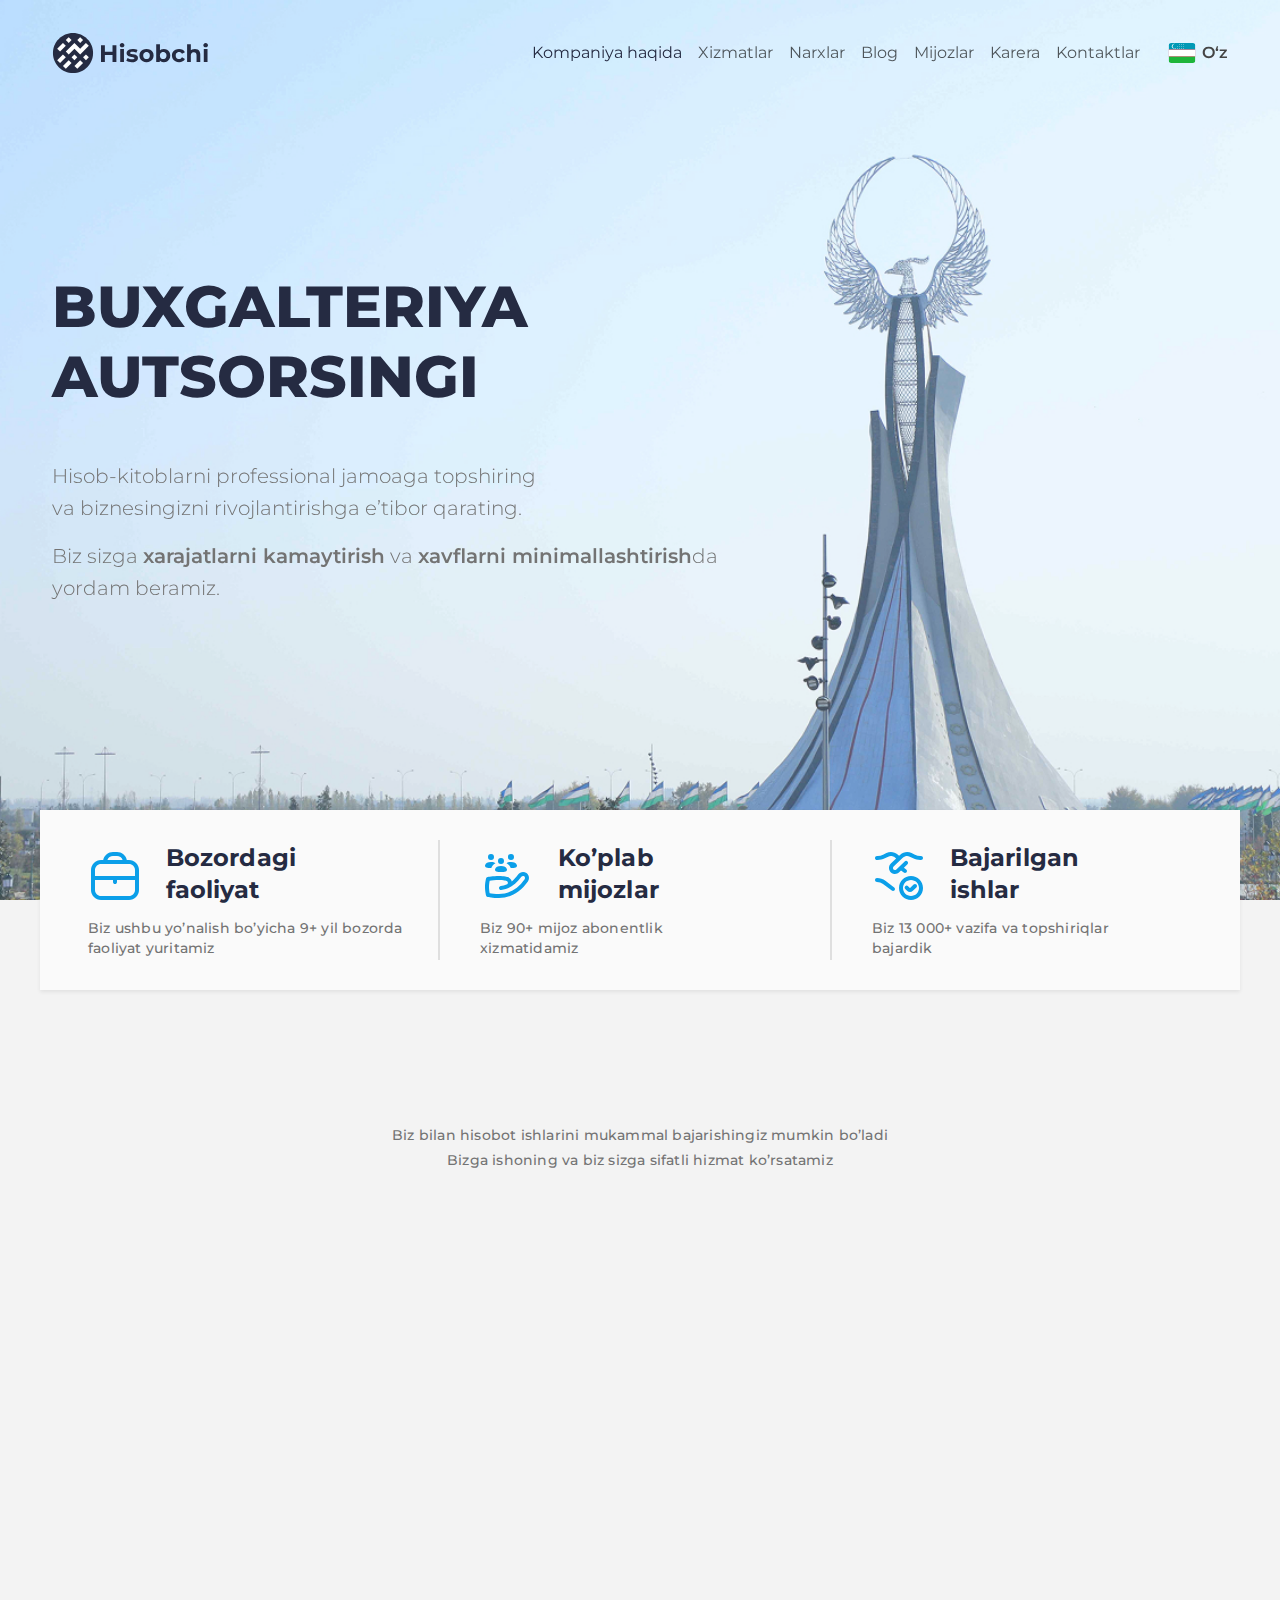
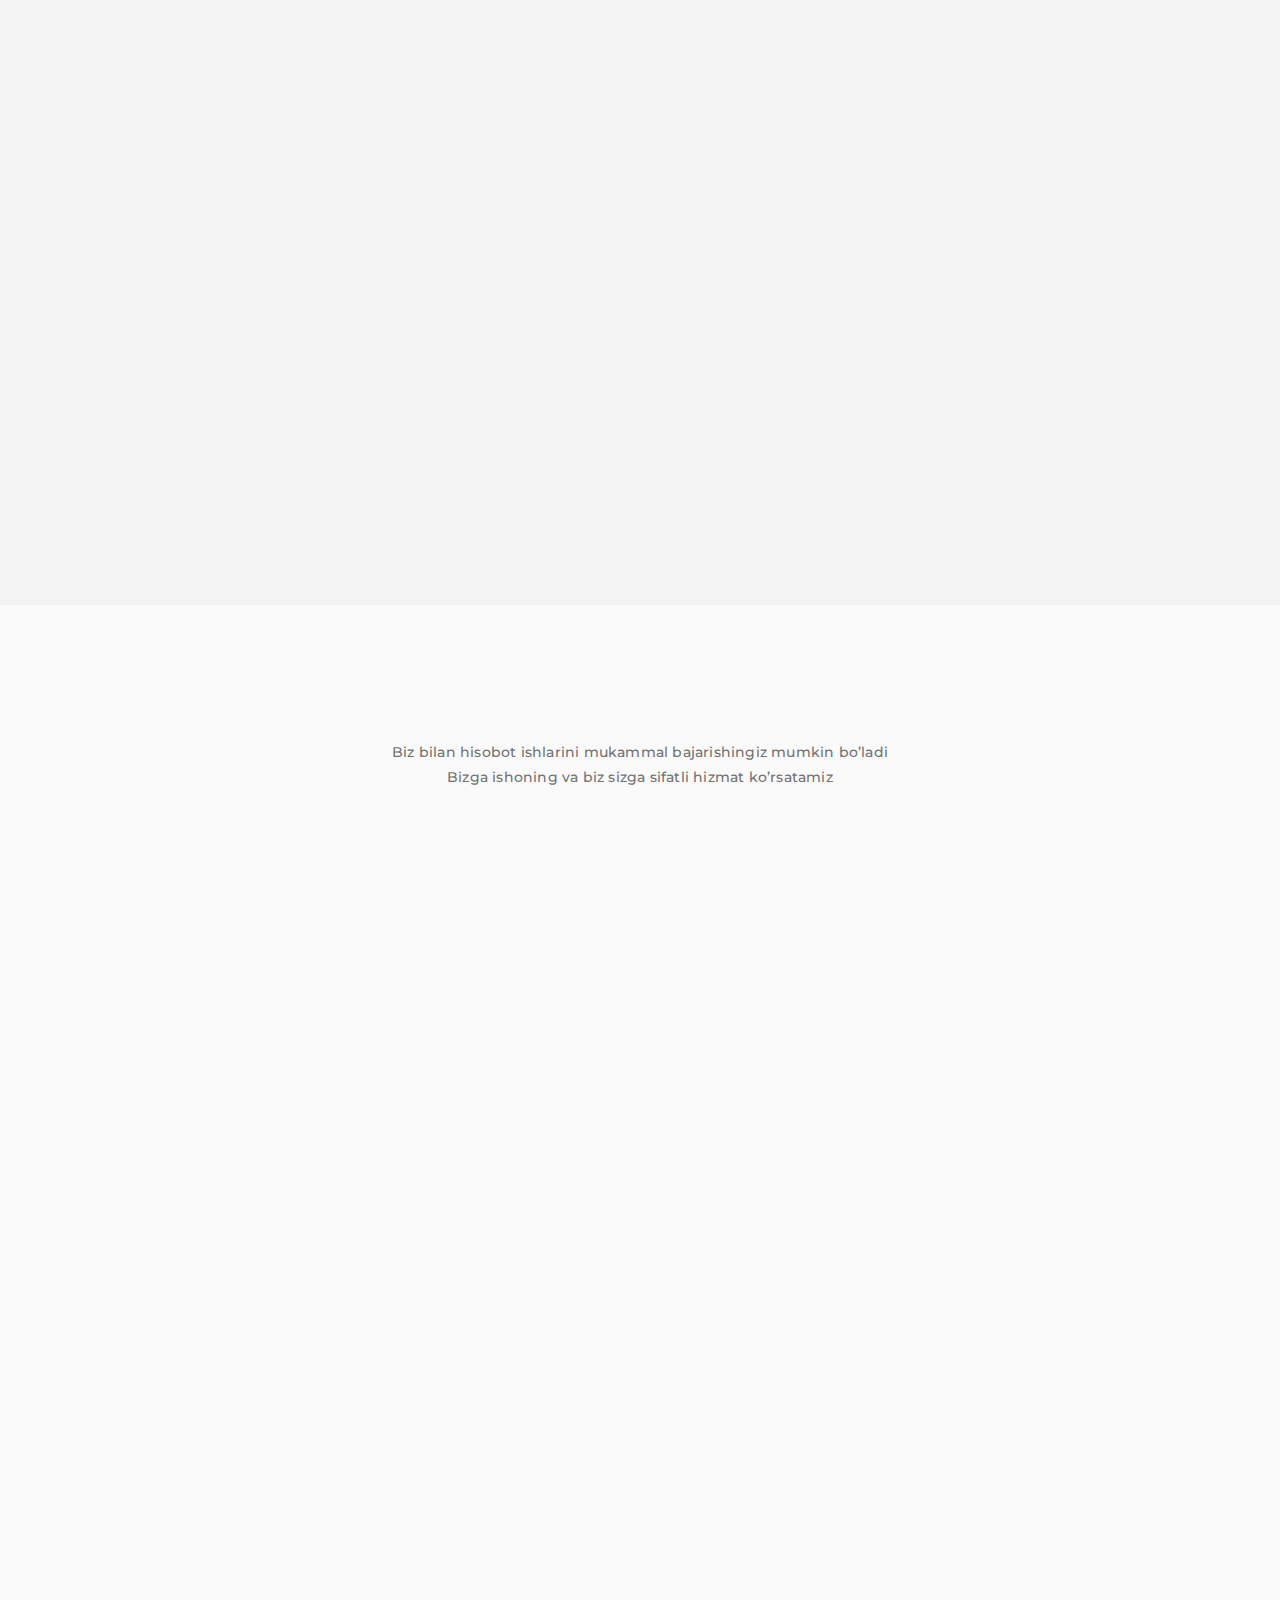
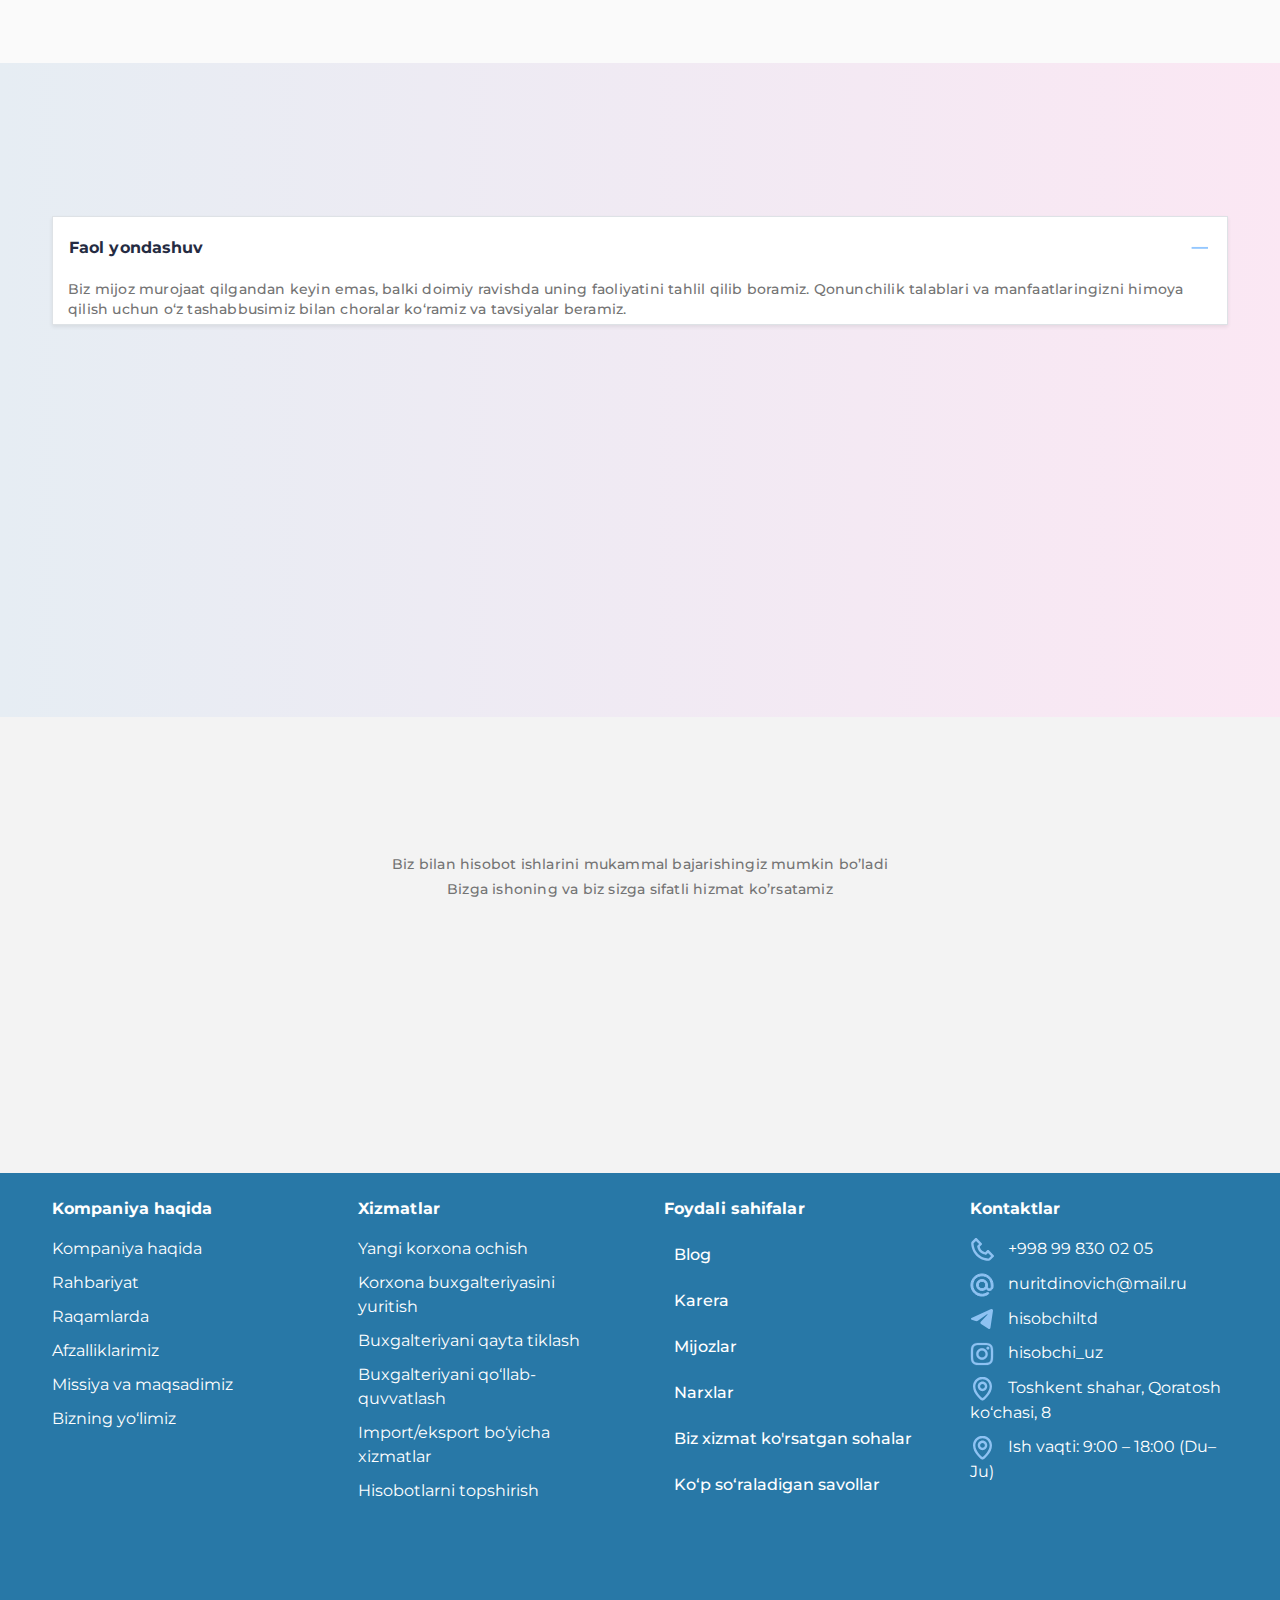
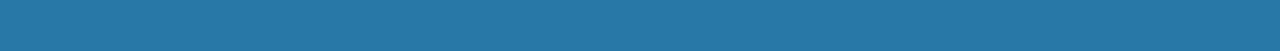
<file: index.html>
<!DOCTYPE html>
<html lang="ru">
<head>
    <meta charset="UTF-8"/>
    <meta name="viewport" content="width=device-width, initial-scale=1, viewport-fit=cover">
    <title>Hisobchi</title>

    <link href="./css/bootstrap.min.css" rel="stylesheet">
    <script src="./js/bootstrap.bundle.min.js"></script>
    <link href="./css/main.css" rel="stylesheet">
    <link href="./css/aos.css" rel="stylesheet"/>
    <script src="./js/aos.js"></script>

</head>

<body>
<!-- ======= Navbar ======= -->
<nav class="navbar navbar-expand-lg navbar-light fixed-top">
    <div class="container">
        <a class="navbar-brand fw-bold text-uppercase" href="index.html">
            <img src="img/logo.svg" class="big-svg" alt="Logo"/>
        </a>
        <div class="mobile-lang">
            <div class="lang-toggle">
                <img src="img/svg/uzb.svg" class="lang-flag" alt="">
                <span>O‘z</span>
            </div>

            <div class="lang-menu">
                <div class="lang-option">
                    <img src="img/svg/rus.svg" alt="">
                    <span>Русский</span>
                </div>
                <div class="lang-option">
                    <img src="img/svg/eng.svg" alt="">
                    <span>English</span>
                </div>
            </div>
        </div>
        <div class="navbar-toggler border-0" data-bs-toggle="collapse" data-bs-target="#navbarNav">
            <img src="img/svg/icn-menu.svg" class="plus-svg" alt="plus icon"/>
        </div>

        <div class="collapse navbar-collapse justify-content-end" id="navbarNav">
            <ul class="navbar-nav align-items-center">
                <li class="nav-item"><a class="nav-link active" href="about-us.html">Kompaniya haqida</a></li>
                <li class="nav-item"><a class="nav-link" href="services.html">Xizmatlar</a></li>
                <li class="nav-item"><a class="nav-link" href="prices.html">Narxlar</a></li>
                <li class="nav-item"><a class="nav-link" href="blog.html">Blog</a></li>
                <li class="nav-item"><a class="nav-link" href="partners.html">Mijozlar</a></li>
                <li class="nav-item"><a class="nav-link" href="career.html">Karera</a></li>
                <li class="nav-item"><a class="nav-link" href="contacts.html">Kontaktlar</a></li>
                <li class="nav-item dropdown language-dropdown">
                    <div class="lang-toggle">
                        <img src="img/svg/uzb.svg" class="lang-flag" alt="">
                        <span>O‘z</span>
                    </div>

                    <div class="lang-menu">
                        <div class="lang-option">
                            <img src="img/svg/rus.svg" alt="">
                            <span>Русский</span>
                        </div>
                        <div class="lang-option">
                            <img src="img/svg/eng.svg" alt="">
                            <span>English</span>
                        </div>
                    </div>
                </li>
            </ul>
        </div>
    </div>
</nav>

<!-- ======= Hero ======= -->
<section id="home" class="hero">
    <div class="container hero-content">
        <div class="col-lg-7" data-aos="fade-up" data-aos-duration="1000">
            <h1 class="here-main-title">BUXGALTERIYA<br>AUTSORSINGI</h1>
            <p class="lead mt-5 mb-3">
                Hisob-kitoblarni professional jamoaga topshiring <br>
                va biznesingizni rivojlantirishga e’tibor qarating.
            </p>
            <p class="lead mt-3 mb-4">
                Biz sizga <b>xarajatlarni kamaytirish</b> va <b>xavflarni minimallashtirish</b>da yordam beramiz.
            </p>
        </div>
    </div>
</section>

<!-- ======= Преимущества ======= -->
<section class="advantages-section bg-white shadow-sm">
    <div class="container p-3">
        <div class="row g-2 mobile-st">
            <div class="col-md-4">
                <div class="border-right-short text-center p-3 h-100">
                    <div class="d-flex flex-row justify-content-between align-items-center mb-1 gap-2">
                        <div class="w-25 service-img"><img src="img/svg/service-1.svg" width="48" alt="service-1"></div>
                        <div class="w-75 text-left"><h5 class="service-title">Bozordagi <br> faoliyat</h5></div>
                    </div>
                    <div class="w-100"><p class="service-text">Biz ushbu yo’nalish bo’yicha 9+ yil bozorda faoliyat
                        yuritamiz</p></div>
                </div>
            </div>
            <div class="col-md-4">
                <div class="border-right-short text-center p-3 h-100">
                    <div class="d-flex flex-row justify-content-between align-items-center mb-1 gap-2">
                        <div class="w-25 service-img"><img src="img/svg/service-2.svg" width="48" alt="service-2"></div>
                        <div class="w-75 text-left"><h5 class="service-title w-75">Ko’plab <br> mijozlar</h5></div>
                    </div>
                    <div class="w-100"><p class="service-text w-75">Biz 90+ mijoz abonentlik xizmatidamiz</p></div>
                </div>
            </div>
            <div class="col-md-4">
                <div class="border-0 text-center p-3 h-100">
                    <div class="d-flex flex-row justify-content-between align-items-center mb-1 gap-2">
                        <div class="w-25 service-img"><img src="img/svg/service-3.svg" width="48" alt="service-3"></div>
                        <div class="w-75 text-left"><h5 class="service-title w-75">Bajarilgan <br> ishlar</h5></div>
                    </div>
                    <div class="w-100"><p class="service-text w-75">Biz 13 000+ vazifa va topshiriqlar bajardik</p>
                    </div>
                </div>
            </div>
        </div>
    </div>
</section>

<!-- ======= Наши услуги ======= -->
<section id="services" class="bg-light">
    <div class="container text-center">
        <div class="main-title mb-3">
            <h2 class="display-6 mb-2" data-aos="fade-up">QANDAY YORDAM BERAMIZ?</h2>
            <div class="sub-title">
                <p>Biz bilan hisobot ishlarini mukammal bajarishingiz mumkin bo’ladi</p>
                <p>Bizga ishoning va biz sizga sifatli hizmat ko’rsatamiz</p>
            </div>
        </div>


        <div class="row g-4">
            <div class="col-md-12" data-aos="fade-up" data-aos-delay="100">
                <div class="card border-0 shadow-sm advantage">
                    <div class="d-flex align-items-center justify-content-center gap-4">
                        <div>
                            <img src="./img/advantages/adv-1.jpg" width="230" alt="adv-1">
                        </div>
                        <div>
                            <h4 class="text-uppercase">Pul</h4>
                            <p>
                                Shtatdagi buxgalterga katta xarajat qilishingiz shart emas.
                                O‘rniga bizdan butun boshli professional jamoani olasiz.
                                Xarajatlaringizni 80% gacha tejash imkoniyati bor.
                            </p>
                        </div>
                    </div>
                </div>

                <div class="card border-0 shadow-sm advantage">
                    <div class="d-flex align-items-center justify-content-center gap-4">
                        <div>
                            <img src="./img/advantages/adv-2.jpg" width="230" alt="adv-1">
                        </div>
                        <div>
                            <h4 class="text-uppercase">BARQARORLIK</h4>
                            <p>
                                Buxgalter ta’tilga chiqsa nima qilasiz? Yoki necha marotaba buxgalter almashtirgansiz?
                                Bizning jamoa ta’tilga chiqmaydi va kasal ham bo‘lmaydi.
                                Kadrlar muammosi – bizning bosh og‘rig‘imiz, sizniki emas.
                            </p>
                        </div>
                    </div>
                </div>

                <div class="card border-0 shadow-sm advantage">
                    <div class="d-flex align-items-center justify-content-center gap-4">
                        <div>
                            <img src="./img/advantages/adv-3.jpg" width="230" height="153" alt="adv-1">
                        </div>
                        <div>
                            <h4 class="text-uppercase">JAVOBGARLIK</h4>
                            <p>
                                Biz xatolarimiz uchun to‘liq moliyaviy javobgarlikni olamiz.
                                Agar hisobotlar vaqtida topshirilmasa yoki xato bilan taqdim qilinsa,
                                qo‘llanilgan jarimalarni o‘z hisobimizdan qoplaymiz.
                            </p>
                        </div>
                    </div>
                </div>

                <div class="card border-0 shadow-sm advantage">
                    <div class="d-flex align-items-center justify-content-center gap-4">
                        <div>
                            <img src="./img/advantages/adv-4.jpg" width="230" alt="adv-1">
                        </div>
                        <div>
                            <h4 class="text-uppercase">HIMOYA</h4>
                            <p>
                                Har bir mijoz bilan buxgalterlar, soliq bo‘yicha maslahatchilar va yuristlardan iborat
                                jamoa ishlaydi. Tajribamiz turli sohalarni qamrab olgani bois, har bir
                                masalani keng qamrovda ko‘rib chiqamiz.
                            </p>
                        </div>
                    </div>
                </div>

                <div class="card border-0 shadow-sm advantage">
                    <div class="d-flex align-items-center justify-content-center gap-4">
                        <div>
                            <img src="./img/advantages/adv-7.jpg" width="230" alt="adv-1">
                        </div>
                        <div>
                            <h4 class="text-uppercase">SOLIQ</h4>
                            <p>
                                Kompaniyangizni ortiqcha soliq yukidan xalos qilamiz.
                                Imtiyoz va chegirmalardan to‘g‘ri foydalanishingiz uchun yo‘l ko‘rsatamiz – qonuniy,
                                aniq va foydali tarzda.
                            </p>
                        </div>
                    </div>
                </div>
            </div>
        </div>
    </div>
</section>


<section id="how-work" class="bg-white">
    <div class="container text-center py-4">
        <div class="main-title mt-5 mb-3">
            <h2 class="display-6 mb-2" data-aos="fade-up">Biz bilan qanday ishlaysiz?</h2>
            <div class="sub-title">
                <p>Biz bilan hisobot ishlarini mukammal bajarishingiz mumkin bo’ladi</p>
                <p>Bizga ishoning va biz sizga sifatli hizmat ko’rsatamiz</p>
            </div>
        </div>
        <div class="row work-div">
            <div class="col-md-6">
                <div class="d-flex flex-row justify-content-between align-items-center work-item gap-4 my-5"
                     data-aos="fade-up">
                    <div class="icon-num">
                        <div>
                            <img src="img/svg/flag-1.svg" width="48" height="48" alt="flag-1">
                        </div>
                        <div>
                            <h2>01</h2>
                        </div>
                    </div>
                    <div>
                        <h5>Missiyani o‘rganish</h5>
                        <p>
                            Kompaniyangiz hujjatlari bilan tanishib, biznes missiyasini aniqlaymiz.
                            Mutaxassislarimiz mijoz oldida yoki o‘z ofisimizda uchrashuv tashkil qiladi.
                        </p>
                    </div>
                </div>
                <div class="d-flex flex-row justify-content-between align-items-center work-item gap-4 my-5"
                     data-aos="fade-up">
                    <div class="icon-num">
                        <div>
                            <img src="img/svg/1C_Company.svg" width="48" height="48" alt="flag-1">
                        </div>
                        <div>
                            <h2>02</h2>
                        </div>
                    </div>
                    <div>
                        <h5>1C bazasi</h5>
                        <p>
                            Siz uchun eng zamonaviy 1C bazasini ochamiz. Zarur bo‘lsa, mavjud ma’lumotlaringizni yangi
                            bazaga yuklab ishlatamiz. Agar sizda allaqachon 1C bazasi bo‘lsa, sizning talabingiz
                            bilan o‘sha bazadan foydalanamiz.
                        </p>
                    </div>
                </div>

                <div class="d-flex flex-row justify-content-between align-items-center work-item gap-4 my-5"
                     data-aos="fade-up">
                    <div class="icon-num">
                        <div>
                            <img src="img/svg/digital-key.svg" width="48" height="48" alt="flag-1">
                        </div>
                        <div>
                            <h2>03</h2>
                        </div>
                    </div>
                    <div>
                        <h5>Bank kaliti</h5>
                        <p>
                            Sizning roziligingiz bilan onlayn-banking tizimingizga kirish ruxsatini olamiz.
                            Bu chiquvchi to‘lovlarni amalga oshirish,
                            to‘lov topshiriqlarini tayyorlash va tranzaktsiya ma’lumotlarini yuklash uchun ishlatiladi.
                        </p>
                    </div>
                </div>

                <div class="d-flex flex-row justify-content-between align-items-center work-item gap-4 my-5"
                     data-aos="fade-up">
                    <div class="icon-num">
                        <div>
                            <img src="img/svg/rent.svg" width="48" height="48" alt="flag-1">
                        </div>
                        <div>
                            <h2>04</h2>
                        </div>
                    </div>
                    <div>
                        <h5>Soliq kaliti</h5>
                        <p>
                            Sizning roziligingiz bilan soliq kabinetingizga kirish ruxsatini olamiz. Hisob-faktura,
                            tovar transport yuk xati (TTY), ishonchnoma, aktlar, shartnomalar va hisobotlarni jo‘natish
                            yoki qabul qilishda foydalanamiz.
                        </p>
                    </div>
                </div>

                <div class="d-flex flex-row justify-content-between align-items-center work-item gap-4 my-5"
                     data-aos="fade-up">
                    <div class="icon-num">
                        <div>
                            <img src="img/svg/task-checklist.svg" width="48" height="48" alt="flag-1">
                        </div>
                        <div>
                            <h2>05</h2>
                        </div>
                    </div>
                    <div>
                        <h5>Hujjatlar</h5>
                        <p class="mb-4">
                            Kompaniyangiz hujjatlarini sizning roziligingiz bilan to‘liq yoki qisman olamiz va
                            yuritamiz.
                        </p>
                    </div>
                </div>
            </div>
            <div class="col-md-6">
                <div class="d-flex flex-row justify-content-between align-items-center work-item gap-4 my-5"
                     data-aos="fade-up">
                    <div class="icon-num">
                        <div>
                            <img src="img/svg/people-line.svg" width="48" height="48" alt="flag-1">
                        </div>
                        <div>
                            <h2>06</h2>
                        </div>
                    </div>
                    <div>
                        <h5>Kadrlar</h5>
                        <p>
                            Xodimlar haqidagi ma’lumotlarni olamiz yoki yangi ma’lumotlar kiritamiz.
                            my.mehnat.uz tizimi orqali xodimlar hisobotlarini yuritamiz.
                        </p>
                    </div>
                </div>

                <div class="d-flex flex-row justify-content-between align-items-center work-item gap-4 my-5"
                     data-aos="fade-up">
                    <div class="icon-num">
                        <div>
                            <img src="img/svg/group-arrows.svg" width="48" height="48" alt="flag-1">
                        </div>
                        <div>
                            <h2>07</h2>
                        </div>
                    </div>
                    <div>
                        <h5>Guruh ochish</h5>
                        <ul>
                            <li>
                                Kompaniya tomoni: biz bilan ishlovchi va ma’lumot olib turuvchi xodimlar.
                            </li>
                            <li>
                                Biz tomoni: kompaniya faoliyatiga mos mutaxassislar. Telegram guruh orqali samarali
                                muloqot tashkil qilinadi.
                            </li>
                        </ul>
                    </div>
                </div>

                <div class="d-flex flex-row justify-content-between align-items-center work-item gap-4 my-5"
                     data-aos="fade-up">
                    <div class="icon-num">
                        <div>
                            <img src="img/svg/fraud-prevention.svg" width="48" height="48" alt="flag-1">
                        </div>
                        <div>
                            <h2>08</h2>
                        </div>
                    </div>
                    <div>
                        <h5>Javobgar shaxs</h5>
                        <p>
                            Kompaniya uchun javobgar buxgalter mutaxassis biriktiriladi.
                            U barcha moliyaviy va huquqiy masalalar bo‘yicha biz tarafimizdan javobgarlikni oladi.
                        </p>
                    </div>
                </div>

                <div class="d-flex flex-row justify-content-between align-items-center work-item gap-4 my-5"
                     data-aos="fade-up">
                    <div class="icon-num">
                        <div>
                            <img src="img/svg/contract.svg" width="48" height="48" alt="flag-1">
                        </div>
                        <div>
                            <h2>09</h2>
                        </div>
                    </div>
                    <div>
                        <h5>Shartnoma</h5>
                        <p>
                            Tomonlar o‘rtasidagi majburiyat va vazifalarni aniq belgilash uchun
                            yuridik shaklda shartnoma tuziladi.
                        </p>
                    </div>
                </div>

                <div class="d-flex flex-row justify-content-between align-items-center work-item gap-4 my-5"
                     data-aos="fade-up">
                    <div class="icon-num">
                        <div>
                            <img src="img/svg/user-hard-work.svg" width="48" height="48" alt="flag-1">
                        </div>
                        <div>
                            <h2>10</h2>
                        </div>
                    </div>
                    <div>
                        <h5>Biz ishlaymiz!</h5>
                        <p>Hamkorlikni boshlaymiz va sizning biznesingiz uchun samarali natijalarni taqdim etamiz! </p>
                    </div>
                </div>
            </div>
        </div>
    </div>
</section>

<section id="you-will" class="bg-gradient py-5">
    <div class="container text-center">
        <div class="main-title mb-5">
            <h2 class="display-6" data-aos="fade-up">Biz bilan nimalarga erishasiz:</h2>
        </div>

        <div id="accordion">
            <div class="accordion-item mb-1 border overflow-hidden shadow-sm">
                <button class="accordion-header w-100 d-flex justify-content-between align-items-center px-3 border-0 fw-semibold"
                        type="button">
                    <span class="accordion-title">Faol yondashuv</span>
                    <span class="accordion-icon">+</span>
                </button>
                <div class="accordion-content">
                    <p>
                        Biz mijoz murojaat qilgandan keyin emas, balki doimiy ravishda uning faoliyatini tahlil qilib
                        boramiz.
                        Qonunchilik talablari va manfaatlaringizni himoya qilish uchun o‘z tashabbusimiz bilan choralar
                        ko‘ramiz va tavsiyalar beramiz.
                    </p>
                </div>
            </div>

            <div class="accordion-item mb-1 border overflow-hidden shadow-sm" data-aos="fade-up">
                <button class="accordion-header w-100 d-flex justify-content-between align-items-center px-3 border-0 fw-semibold"
                        type="button">
                    <span class="accordion-title">To‘liq qo‘llab-quvvatlash</span>
                    <span class="accordion-icon">+</span>
                </button>
                <div class="accordion-content">
                    <p>
                        Biz mijoz murojaat qilgandan keyin emas, balki doimiy ravishda uning faoliyatini tahlil qilib
                        boramiz.
                        Qonunchilik talablari va manfaatlaringizni himoya qilish uchun o‘z tashabbusimiz bilan choralar
                        ko‘ramiz va tavsiyalar beramiz.
                    </p>
                </div>
            </div>

            <div class="accordion-item mb-1 border overflow-hidden shadow-sm" data-aos="fade-up">
                <button class="accordion-header w-100 d-flex justify-content-between align-items-center px-3 border-0 fw-semibold"
                        type="button">
                    <span class="accordion-title">Turli soha tajribasi</span>
                    <span class="accordion-icon">+</span>
                </button>
                <div class="accordion-content">
                    <p>
                        Biz mijoz murojaat qilgandan keyin emas, balki doimiy ravishda uning faoliyatini tahlil qilib
                        boramiz.
                        Qonunchilik talablari va manfaatlaringizni himoya qilish uchun o‘z tashabbusimiz bilan choralar
                        ko‘ramiz va tavsiyalar beramiz.
                    </p>
                </div>
            </div>

            <div class="accordion-item mb-1 border overflow-hidden shadow-sm" data-aos="fade-up">
                <button class="accordion-header w-100 d-flex justify-content-between align-items-center px-3 border-0 fw-semibold"
                        type="button">
                    <span class="accordion-title">Dinamik narxlar</span>
                    <span class="accordion-icon">+</span>
                </button>
                <div class="accordion-content">
                    <p>
                        Biz mijoz murojaat qilgandan keyin emas, balki doimiy ravishda uning faoliyatini tahlil qilib
                        boramiz.
                        Qonunchilik talablari va manfaatlaringizni himoya qilish uchun o‘z tashabbusimiz bilan choralar
                        ko‘ramiz va tavsiyalar beramiz.
                    </p>
                </div>
            </div>

            <div class="accordion-item mb-1 border overflow-hidden shadow-sm" data-aos="fade-up">
                <button class="accordion-header w-100 d-flex justify-content-between align-items-center px-3 border-0 fw-semibold"
                        type="button">
                    <span class="accordion-title">Sifat nazorati</span>
                    <span class="accordion-icon">+</span>
                </button>
                <div class="accordion-content">
                    <p>
                        Biz mijoz murojaat qilgandan keyin emas, balki doimiy ravishda uning faoliyatini tahlil qilib
                        boramiz.
                        Qonunchilik talablari va manfaatlaringizni himoya qilish uchun o‘z tashabbusimiz bilan choralar
                        ko‘ramiz va tavsiyalar beramiz.
                    </p>
                </div>
            </div>

            <div class="accordion-item mb-1 border overflow-hidden shadow-sm" data-aos="fade-up">
                <button class="accordion-header w-100 d-flex justify-content-between align-items-center px-3 border-0 fw-semibold"
                        type="button">
                    <span class="accordion-title">Tayyor jamoa</span>
                    <span class="accordion-icon">+</span>
                </button>
                <div class="accordion-content">
                    <p>
                        Biz mijoz murojaat qilgandan keyin emas, balki doimiy ravishda uning faoliyatini tahlil qilib
                        boramiz.
                        Qonunchilik talablari va manfaatlaringizni himoya qilish uchun o‘z tashabbusimiz bilan choralar
                        ko‘ramiz va tavsiyalar beramiz.
                    </p>
                </div>
            </div>


        </div>
    </div>
</section>

<section id="clients" class="bg-light">
    <div class="container text-center py-4">
        <div class="main-title mt-5 mb-3">
            <h2 class="display-6 mb-2" data-aos="fade-up">Bizga ishonganlar</h2>
            <div class="sub-title">
                <p>Biz bilan hisobot ishlarini mukammal bajarishingiz mumkin bo’ladi</p>
                <p>Bizga ishoning va biz sizga sifatli hizmat ko’rsatamiz</p>
            </div>
        </div>

        <div id="sponsor" class="d-flex flex-wrap justify-content-center align-items-center gap-5">
            <div class="sponsor-item" data-aos="zoom-in" data-aos-delay="100">
                <img src="img/svg/samsung.svg" alt="Sponsor 1">
            </div>
            <div class="sponsor-item" data-aos="zoom-in" data-aos-delay="200">
                <img src="img/svg/cola.svg" alt="Sponsor 1">
            </div>
            <div class="sponsor-item" data-aos="zoom-in" data-aos-delay="100">
                <img src="img/svg/samsung.svg" alt="Sponsor 1">
            </div>
            <div class="sponsor-item" data-aos="zoom-in" data-aos-delay="200">
                <img src="img/svg/cola.svg" alt="Sponsor 1">
            </div>
            <div class="sponsor-item" data-aos="zoom-in" data-aos-delay="200">
                <img src="img/svg/cola.svg" alt="Sponsor 1">
            </div>
        </div>

    </div>
</section>
<!-- ======= Footer ======= -->
<footer id="contacts" class="py-4 text-center">
    <div class="container">
        <div class="d-flex gap-5">
            <div>
                <h5 class="mb-3">Kompaniya haqida</h5>
                <ul class="list-unstyled">
                    <li>Kompaniya haqida</li>
                    <li>Rahbariyat</li>
                    <li>Raqamlarda</li>
                    <li>Afzalliklarimiz</li>
                    <li>Missiya va maqsadimiz</li>
                    <li>Bizning yo‘limiz</li>
                </ul>
            </div>
            <div>
                <h5 class="mb-3">Xizmatlar</h5>
                <ul class="list-unstyled">
                    <li>Yangi korxona ochish</li>
                    <li>Korxona buxgalteriyasini yuritish</li>
                    <li>Buxgalteriyani qayta tiklash</li>
                    <li>Buxgalteriyani qo‘llab-quvvatlash</li>
                    <li>Import/eksport bo‘yicha xizmatlar</li>
                    <li>Hisobotlarni topshirish</li>
                </ul>
            </div>
            <div>
                <h5 class="mb-3">Foydali sahifalar</h5>
                <ul class="list-unstyled">
                    <li><a href="#" class="nav-link">Blog</a></li>
                    <li><a href="#" class="nav-link">Karera</a></li>
                    <li><a href="#" class="nav-link">Mijozlar</a></li>
                    <li><a href="#" class="nav-link">Narxlar</a></li>
                    <li><a href="#" class="nav-link">Biz xizmat ko'rsatgan sohalar</a></li>
                    <li><a href="#" class="nav-link">Ko‘p so‘raladigan savollar</a></li>
                </ul>
            </div>
            <div>
                <h5 class="mb-3">Kontaktlar</h5>
                <ul class="list-unstyled">
                    <li>
                        <img src="img/svg/bx_bx-phone.svg" width="24" height="24" alt="phone">
                        +998 99 830 02 05
                    </li>
                    <li>
                        <img src="img/svg/at.svg" width="24" height="24" alt="phone">
                        nuritdinovich@mail.ru
                    </li>
                    <li>
                        <img src="img/svg/tg.svg" width="24" height="24" alt="phone">
                        hisobchiltd
                    </li>
                    <li>
                        <img src="img/svg/insta.svg" width="24" height="24" alt="phone">
                        hisobchi_uz
                    </li>
                    <li>
                        <img src="img/svg/location.svg" width="24" height="24" alt="phone" class="mr-2">
                        Toshkent shahar, Qoratosh ko‘chasi, 8
                    </li>
                    <li>
                        <img src="img/svg/location.svg" width="24" height="24" alt="phone" class="mr-2">
                        Ish vaqti: 9:00 – 18:00 (Du–Ju)
                    </li>
                </ul>
            </div>
            <div></div>
        </div>
    </div>
</footer>
<script src="./js/main.js"></script>
</body>
</html>
</file>
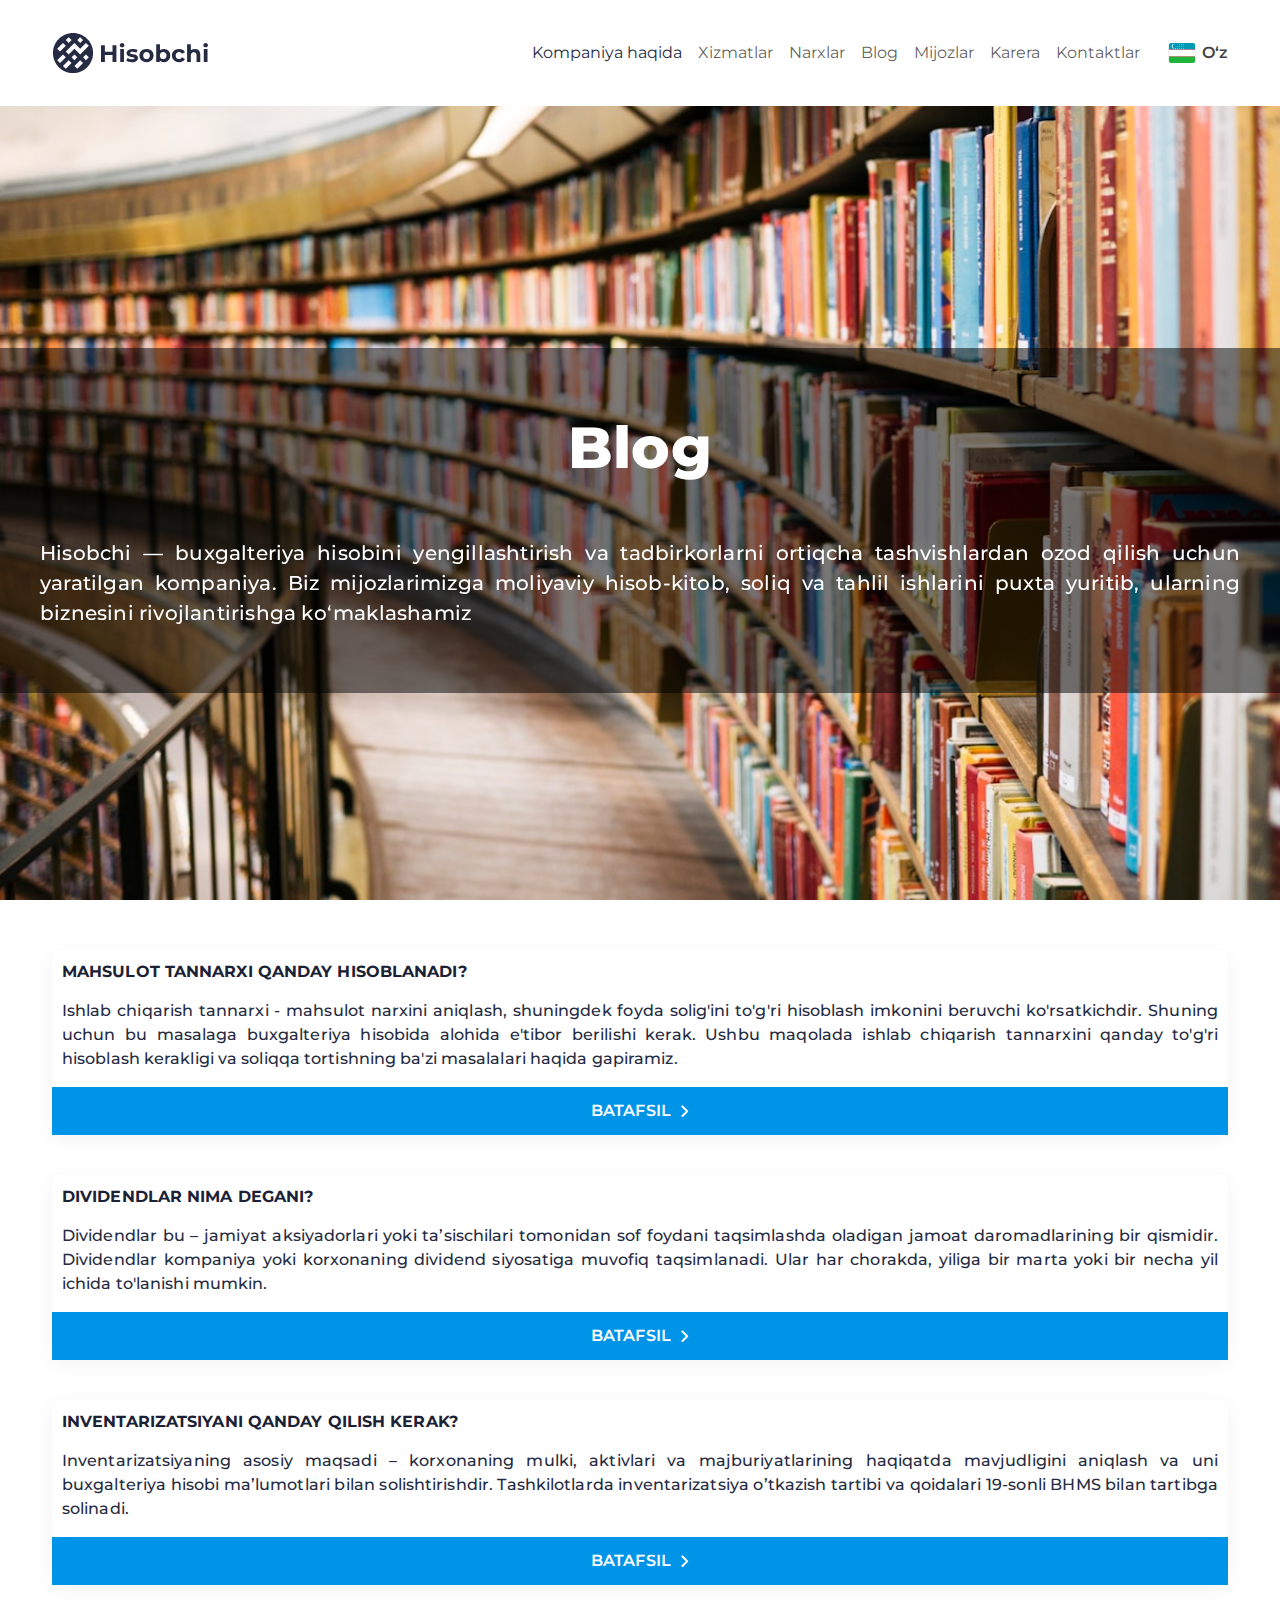
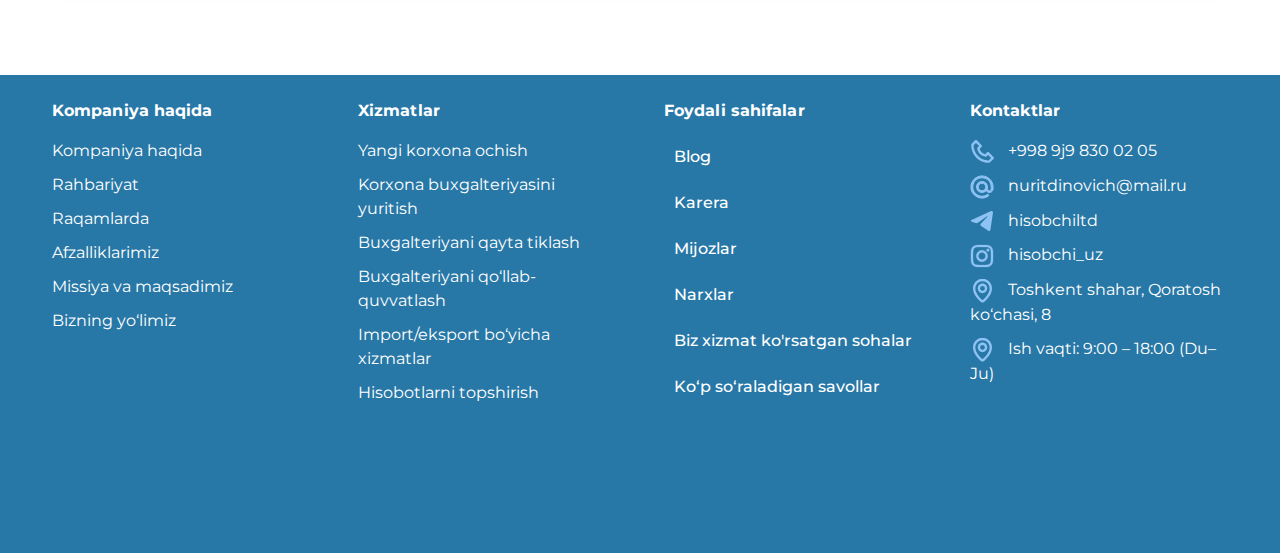
<file: blog.html>
<!DOCTYPE html>
<html lang="ru">
<head>
    <meta charset="UTF-8"/>
    <meta name="viewport" content="width=device-width, initial-scale=1"/>
    <title>Hisobchi</title>

    <!-- Bootstrap -->
    <link href="./css/bootstrap.min.css" rel="stylesheet">
    <script src="./js/bootstrap.bundle.min.js"></script>
    <link href="./css/main.css" rel="stylesheet">
    <!-- AOS -->
    <link href="./css/aos.css" rel="stylesheet"/>
    <script src="./js/aos.js"></script>

</head>

<body>
<!-- ======= Navbar ======= -->
<nav class="navbar navbar-expand-lg navbar-bg-white fixed-top">
    <div class="container">
        <a class="navbar-brand fw-bold text-uppercase" href="index.html">
            <img src="img/logo.svg" class="big-svg" alt="Logo"/>
        </a>
        <div class="mobile-lang">
            <div class="lang-toggle">
                <img src="img/svg/uzb.svg" class="lang-flag" alt="">
                <span>O‘z</span>
            </div>

            <div class="lang-menu">
                <div class="lang-option">
                    <img src="img/svg/rus.svg" alt="">
                    <span>Русский</span>
                </div>
                <div class="lang-option">
                    <img src="img/svg/eng.svg" alt="">
                    <span>English</span>
                </div>
            </div>
        </div>
        <div class="navbar-toggler border-0" data-bs-toggle="collapse" data-bs-target="#navbarNav">
            <img src="img/svg/icn-menu.svg" class="plus-svg" alt="plus icon"/>
        </div>

        <div class="collapse navbar-collapse justify-content-end" id="navbarNav">
            <ul class="navbar-nav align-items-center">
                <li class="nav-item"><a class="nav-link active" href="about-us.html">Kompaniya haqida</a></li>
                <li class="nav-item"><a class="nav-link" href="services.html">Xizmatlar</a></li>
                <li class="nav-item"><a class="nav-link" href="prices.html">Narxlar</a></li>
                <li class="nav-item"><a class="nav-link" href="blog.html">Blog</a></li>
                <li class="nav-item"><a class="nav-link" href="partners.html">Mijozlar</a></li>
                <li class="nav-item"><a class="nav-link" href="career.html">Karera</a></li>
                <li class="nav-item"><a class="nav-link" href="contacts.html">Kontaktlar</a></li>
                <li class="nav-item dropdown language-dropdown">
                    <div class="lang-toggle">
                        <img src="img/svg/uzb.svg" class="lang-flag" alt="">
                        <span>O‘z</span>
                    </div>

                    <div class="lang-menu">
                        <div class="lang-option">
                            <img src="img/svg/rus.svg" alt="">
                            <span>Русский</span>
                        </div>
                        <div class="lang-option">
                            <img src="img/svg/eng.svg" alt="">
                            <span>English</span>
                        </div>
                    </div>
                </li>
            </ul>
        </div>
    </div>
</nav>

<!-- ======= Hero ======= -->
<section class="blog-hero-bg hero-section">
    <div class="hero-banner-background">
        <div class="hero-content" data-aos-duration="1000">
            <h1 class="here-main-wh-title" data-aos="fade-up">Blog</h1>
            <h4 class="lead sub-title" data-aos="fade-up">
                Hisobchi — buxgalteriya hisobini yengillashtirish va tadbirkorlarni ortiqcha tashvishlardan ozod qilish uchun
                yaratilgan kompaniya. Biz mijozlarimizga moliyaviy hisob-kitob, soliq va tahlil ishlarini puxta yuritib, ularning
                biznesini rivojlantirishga ko‘maklashamiz
            </h4>
        </div>
    </div>
</section>

<section class="articles-section py-80">
    <div class="container">

        <div class="article-card">
            <h3 class="article-title">MAHSULOT TANNARXI QANDAY HISOBLANADI?</h3>
            <p class="article-text">
                Ishlab chiqarish tannarxi - mahsulot narxini aniqlash, shuningdek foyda solig'ini to'g'ri hisoblash imkonini beruvchi ko'rsatkichdir.
                Shuning uchun bu masalaga buxgalteriya hisobida alohida e'tibor berilishi kerak. Ushbu maqolada ishlab chiqarish tannarxini qanday
                to'g'ri hisoblash kerakligi va soliqqa tortishning ba'zi masalalari haqida gapiramiz.
            </p>
            <a href="#" class="article-btn">BATAFSIL <img src="./img/svg/right.svg" alt="right"></a>
        </div>

        <div class="article-card">
            <h3 class="article-title">DIVIDENDLAR NIMA DEGANI?</h3>
            <p class="article-text">
                Dividendlar bu – jamiyat aksiyadorlari yoki ta’sischilari tomonidan sof foydani taqsimlashda oladigan jamoat daromadlarining bir qismidir.
                Dividendlar kompaniya yoki korxonaning dividend siyosatiga muvofiq taqsimlanadi. Ular har chorakda, yiliga bir marta yoki bir necha yil
                ichida to'lanishi mumkin.
            </p>
            <a href="#" class="article-btn">BATAFSIL <img src="./img/svg/right.svg" alt="right"></a>
        </div>

        <div class="article-card">
            <h3 class="article-title">INVENTARIZATSIYANI QANDAY QILISH KERAK?</h3>
            <p class="article-text">
                Inventarizatsiyaning asosiy maqsadi – korxonaning mulki, aktivlari va majburiyatlarining haqiqatda mavjudligini aniqlash va
                uni buxgalteriya hisobi ma’lumotlari bilan solishtirishdir. Tashkilotlarda inventarizatsiya o’tkazish tartibi va qoidalari 19-sonli
                BHMS bilan tartibga solinadi.
            </p>
            <a href="#" class="article-btn">BATAFSIL <img src="./img/svg/right.svg" alt="right"></a>
        </div>

    </div>
</section>

<!-- ======= Footer ======= -->
<footer id="contacts" class="py-4 text-center">
    <div class="container">
        <div class="d-flex gap-5">
            <div>
                <h5 class="mb-3">Kompaniya haqida</h5>
                <ul class="list-unstyled">
                    <li>Kompaniya haqida</li>
                    <li>Rahbariyat</li>
                    <li>Raqamlarda</li>
                    <li>Afzalliklarimiz</li>
                    <li>Missiya va maqsadimiz</li>
                    <li>Bizning yo‘limiz</li>
                </ul>
            </div>
            <div>
                <h5 class="mb-3">Xizmatlar</h5>
                <ul class="list-unstyled">
                    <li>Yangi korxona ochish</li>
                    <li>Korxona buxgalteriyasini yuritish</li>
                    <li>Buxgalteriyani qayta tiklash</li>
                    <li>Buxgalteriyani qo‘llab-quvvatlash</li>
                    <li>Import/eksport bo‘yicha xizmatlar</li>
                    <li>Hisobotlarni topshirish</li>
                </ul>
            </div>
            <div>
                <h5 class="mb-3">Foydali sahifalar</h5>
                <ul class="list-unstyled">
                    <li><a href="#" class="nav-link">Blog</a></li>
                    <li><a href="#" class="nav-link">Karera</a></li>
                    <li><a href="#" class="nav-link">Mijozlar</a></li>
                    <li><a href="#" class="nav-link">Narxlar</a></li>
                    <li><a href="#" class="nav-link">Biz xizmat ko'rsatgan sohalar</a></li>
                    <li><a href="#" class="nav-link">Ko‘p so‘raladigan savollar</a></li>
                </ul>
            </div>
            <div>
                <h5 class="mb-3">Kontaktlar</h5>
                <ul class="list-unstyled">
                    <li>
                        <img src="img/svg/bx_bx-phone.svg" width="24" height="24" alt="phone">
                        +998 9j9 830 02 05
                    </li>
                    <li>
                        <img src="img/svg/at.svg" width="24" height="24" alt="phone">
                        nuritdinovich@mail.ru
                    </li>
                    <li>
                        <img src="img/svg/tg.svg" width="24" height="24" alt="phone">
                        hisobchiltd
                    </li>
                    <li>
                        <img src="img/svg/insta.svg" width="24" height="24" alt="phone">
                        hisobchi_uz
                    </li>
                    <li>
                        <img src="img/svg/location.svg" width="24" height="24" alt="phone" class="mr-2">
                        Toshkent shahar, Qoratosh ko‘chasi, 8
                    </li>
                    <li>
                        <img src="img/svg/location.svg" width="24" height="24" alt="phone" class="mr-2">
                        Ish vaqti: 9:00 – 18:00 (Du–Ju)
                    </li>
                </ul>
            </div>
            <div></div>
        </div>
    </div>
</footer>
<script src="./js/main.js"></script>
</body>
</html>
</file>
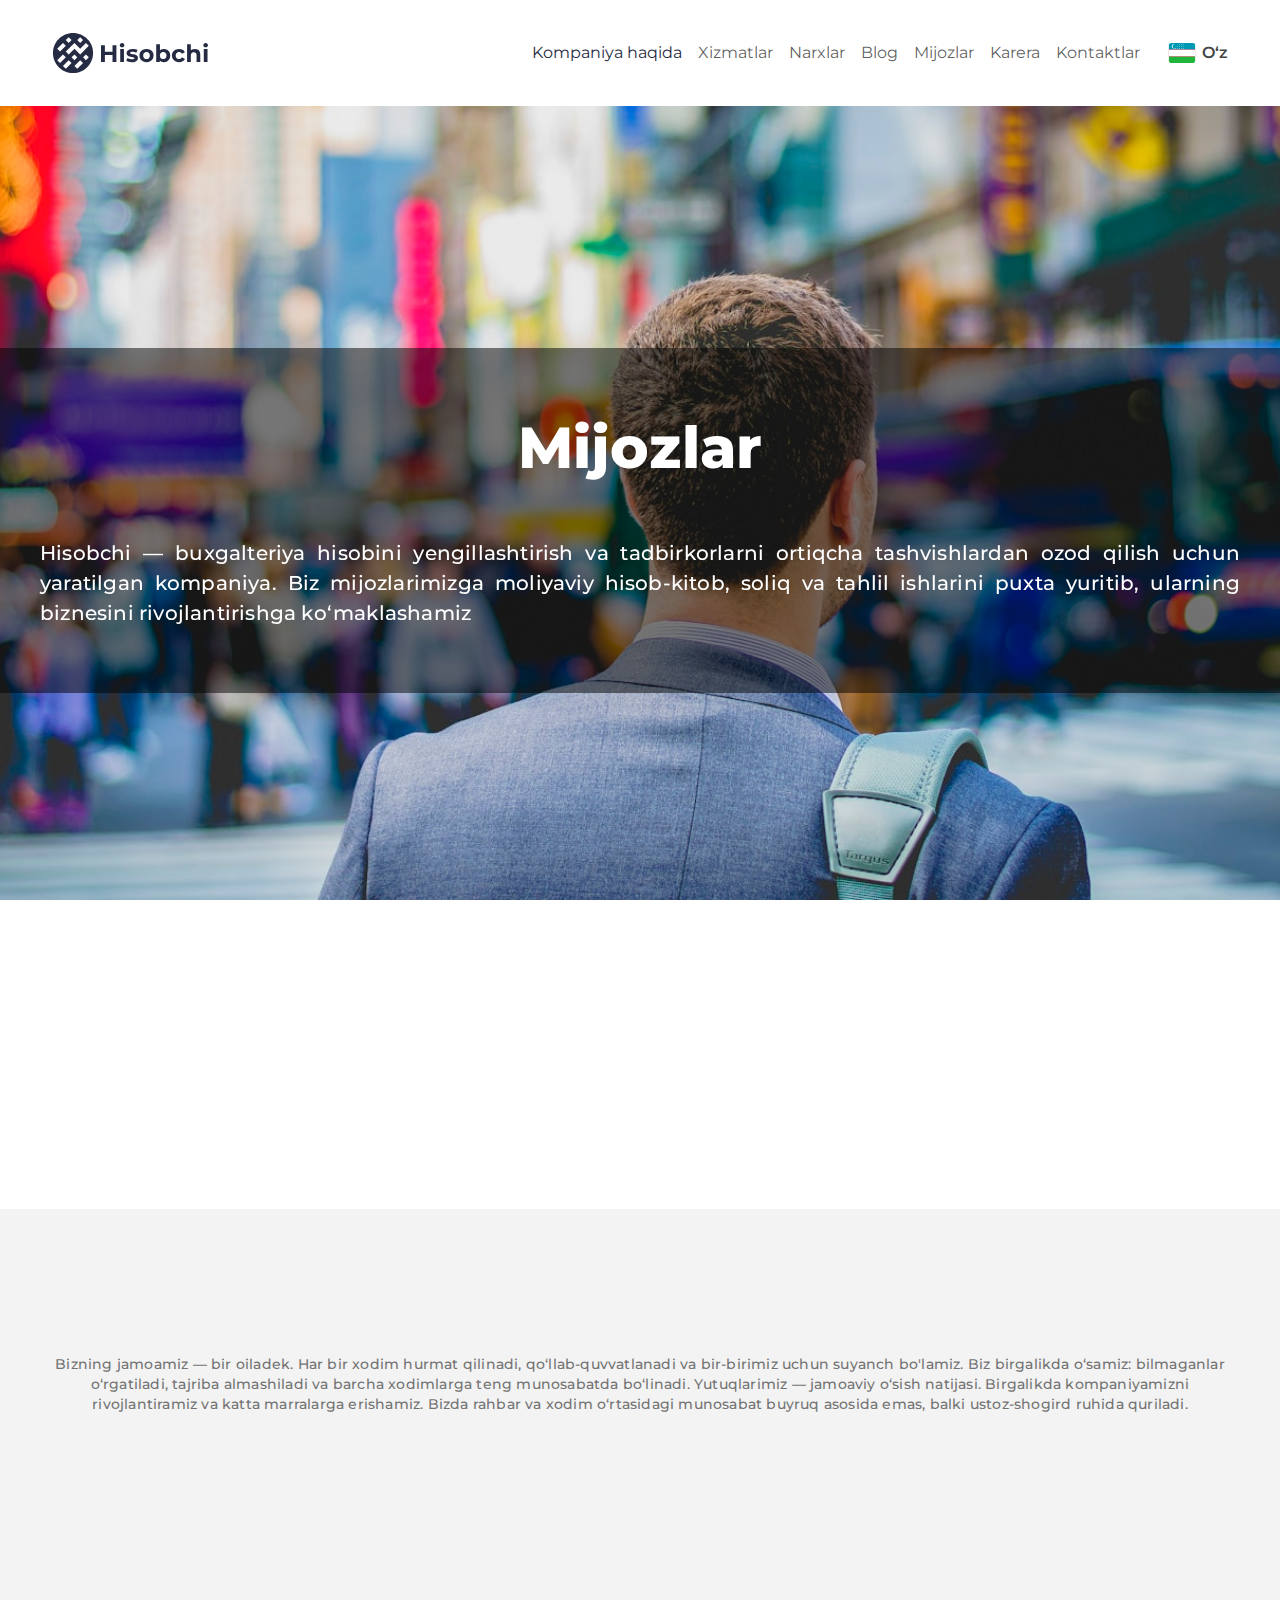
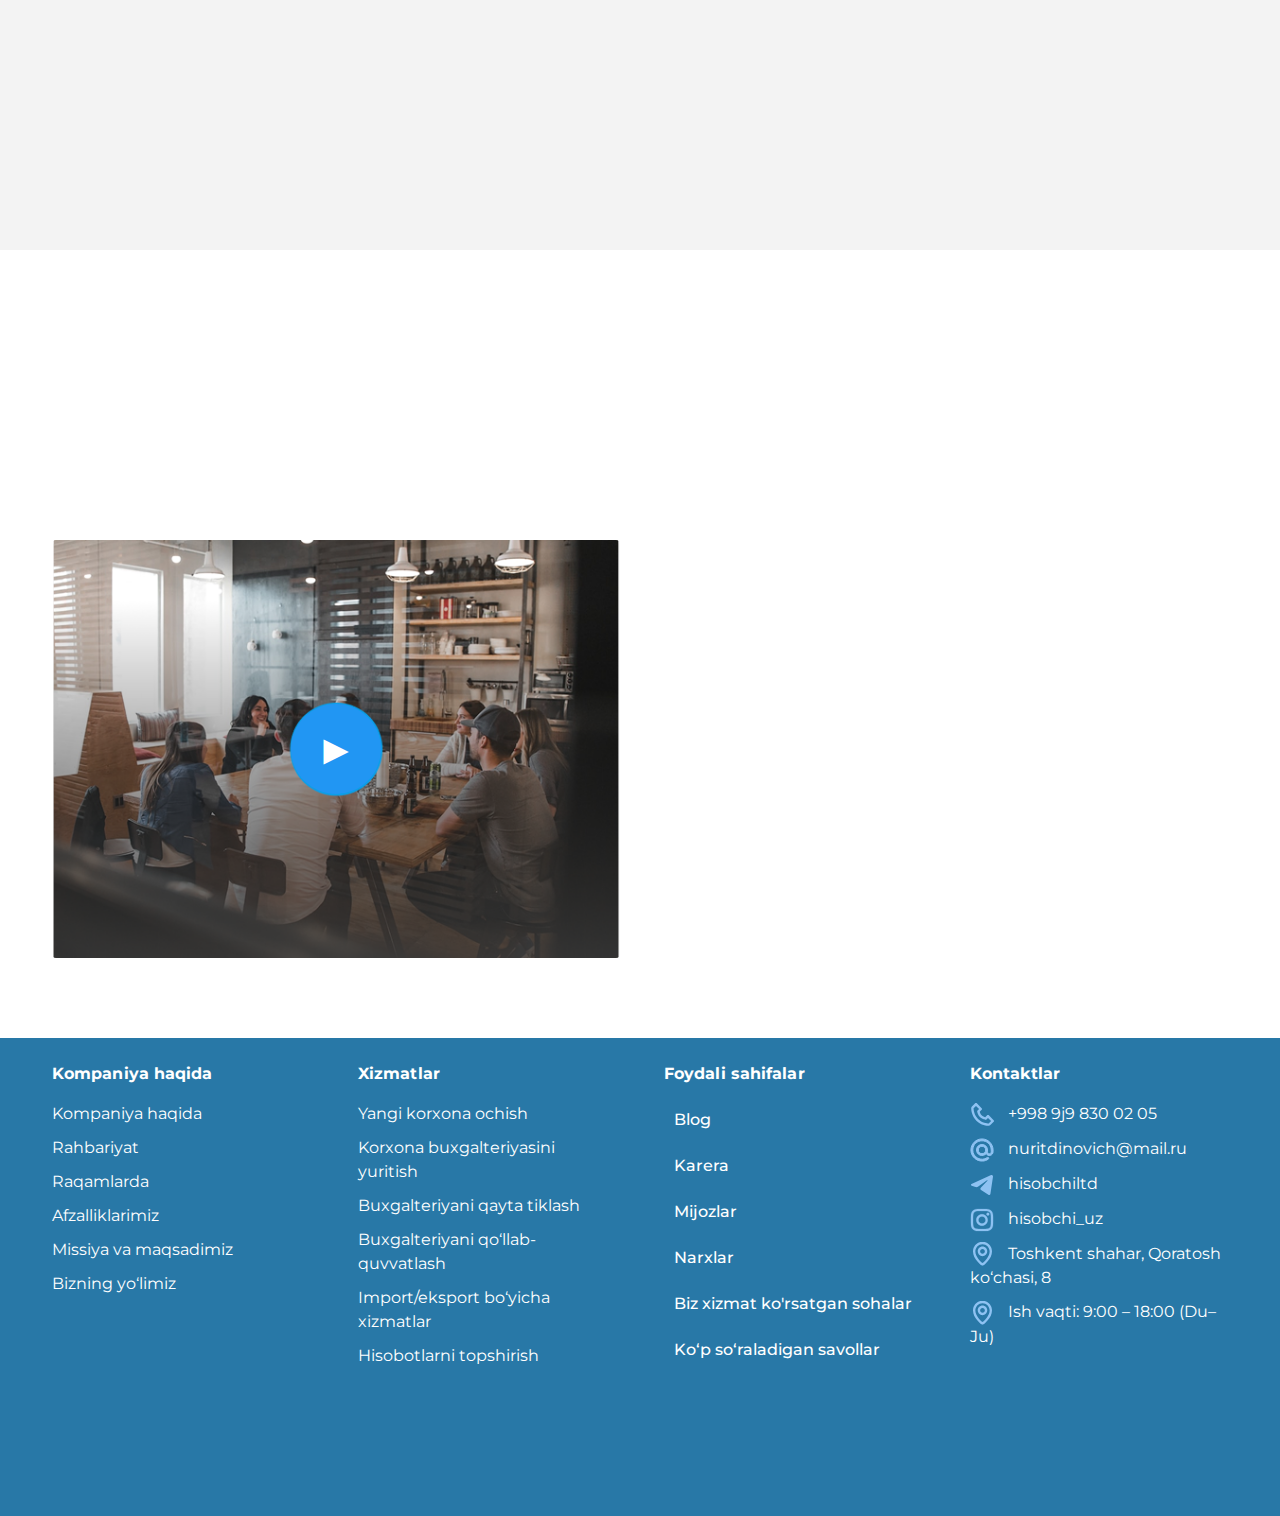
<file: career.html>
<!DOCTYPE html>
<html lang="ru">
<head>
    <meta charset="UTF-8"/>
    <meta name="viewport" content="width=device-width, initial-scale=1"/>
    <title>Hisobchi</title>

    <!-- Bootstrap -->
    <link href="./css/bootstrap.min.css" rel="stylesheet">
    <script src="./js/bootstrap.bundle.min.js"></script>
    <link href="./css/main.css" rel="stylesheet">
    <!-- AOS -->
    <link href="./css/aos.css" rel="stylesheet"/>
    <script src="./js/aos.js"></script>

</head>

<body>
<!-- ======= Navbar ======= -->
<nav class="navbar navbar-expand-lg navbar-bg-white fixed-top">
    <div class="container">
        <a class="navbar-brand fw-bold text-uppercase" href="#">
            <img src="img/logo.svg" class="big-svg" alt="Logo"/>
        </a>
        <div class="navbar-toggler border-0"  data-bs-toggle="collapse" data-bs-target="#navbarNav">
            <img src="img/svg/icn-menu.svg" class="plus-svg" alt="plus icon"/>
        </div>
        <div class="collapse navbar-collapse justify-content-end align-content-center" id="navbarNav">
            <ul class="navbar-nav align-items-center">
                <li class="nav-item"><a class="nav-link active" href="#home">Kompaniya haqida</a></li>
                <li class="nav-item"><a class="nav-link" href="#about">Xizmatlar</a></li>
                <li class="nav-item"><a class="nav-link" href="#products">Narxlar</a></li>
                <li class="nav-item"><a class="nav-link" href="#contacts">Blog</a></li>
                <li class="nav-item"><a class="nav-link" href="#contacts">Mijozlar</a></li>
                <li class="nav-item"><a class="nav-link" href="#contacts">Karera</a></li>
                <li class="nav-item"><a class="nav-link" href="#contacts">Kontaktlar</a></li>

                <!-- Dropdown язык -->
                <li class="nav-item dropdown language-dropdown">
                    <div class="lang-toggle">
                        <img src="img/svg/uzb.svg" class="lang-flag" alt="">
                        <span>O‘z</span>
                    </div>

                    <div class="lang-menu">
                        <div class="lang-option">
                            <img src="img/svg/rus.svg" alt="">
                            <span>Русский</span>
                        </div>
                        <div class="lang-option">
                            <img src="img/svg/eng.svg" alt="">
                            <span>English</span>
                        </div>
                    </div>
                </li>
            </ul>
        </div>
    </div>
</nav>

<!-- ======= Hero ======= -->
<section class="career-hero-bg hero-section">
    <div class="hero-banner-background">
        <div class="hero-content" data-aos-duration="1000">
            <h1 class="here-main-wh-title" data-aos="fade-right">Mijozlar</h1>
            <h4 class="lead sub-title" data-aos="fade-up">
                Hisobchi — buxgalteriya hisobini yengillashtirish va tadbirkorlarni ortiqcha tashvishlardan ozod qilish
                uchun yaratilgan kompaniya.
                Biz mijozlarimizga moliyaviy hisob-kitob, soliq va tahlil ishlarini puxta yuritib, ularning biznesini
                rivojlantirishga ko‘maklashamiz
            </h4>
        </div>
    </div>
</section>

<section class="testimonial-section">
    <div class="container">
        <div class="main-title mb-5">
            <h2 class="display-6 mb-4" data-aos="fade-down">Biz bilan ishlash nimani beradi?</h2>
            <div class="sub-title">
                <p class="text-justify" data-aos="fade-right">
                    Bizning jamoamiz — bir oiladek. Har bir xodim hurmat qilinadi, qo‘llab-quvvatlanadi va bir-birimiz
                    uchun suyanch bo'lamiz. Biz birgalikda o‘samiz: bilmaganlar o‘rgatiladi, tajriba almashiladi va
                    barcha xodimlarga teng munosabatda bo‘linadi. Yutuqlarimiz — jamoaviy o‘sish natijasi. Birgalikda
                    kompaniyamizni rivojlantiramiz va katta marralarga erishamiz. Bizda rahbar va xodim o‘rtasidagi
                    munosabat buyruq asosida emas, balki ustoz-shogird ruhida quriladi.
                </p>
            </div>
        </div>
    </div>
</section>


<section class="bg-light">
    <div class="container text-center py-80">
        <div class="main-title mb-3">
            <h2 class="display-6 mb-2" data-aos="fade-up">Bizga xabar yuboring</h2>
            <div class="sub-title">
                <p>Bizning jamoamiz — bir oiladek. Har bir xodim hurmat qilinadi, qo‘llab-quvvatlanadi va bir-birimiz
                    uchun suyanch bo'lamiz. Biz birgalikda o‘samiz: bilmaganlar o‘rgatiladi, tajriba almashiladi va
                    barcha xodimlarga teng munosabatda bo‘linadi. Yutuqlarimiz — jamoaviy o‘sish natijasi. Birgalikda
                    kompaniyamizni rivojlantiramiz va katta marralarga erishamiz.
                    Bizda rahbar va xodim o‘rtasidagi munosabat buyruq asosida emas, balki ustoz-shogird ruhida
                    quriladi.</p>
            </div>
        </div>

        <div class="d-flex flex-row justify-content-between" data-aos="fade-up" data-aos-delay="100">
            <div class="form-group">
                <label for="fullName">F.I.SH.</label>
                <input type="text" class="form-control form-control-lg" id="fullName"
                       placeholder="Ma’lumot kiriting">
            </div>
            <div class="form-group">
                <label for="emain">E-mail</label>
                <input type="email" class="form-control form-control-lg" id="emain"
                       placeholder="Ma’lumot kiriting">
            </div>
            <div class="form-group">
                <label for="phone">Telefon raqam</label>
                <input type="text" class="form-control form-control-lg" id="phone"
                       placeholder="Ma’lumot kiriting">
            </div>
        </div>
        <div class="d-flex flex-row justify-content-between mt-3" data-aos="fade-up" data-aos-delay="100">
            <div class="form-group w-100">
                <label for="message">Xabar</label>
                <textarea class="form-control form-control-lg" id="message" rows="5"></textarea>
            </div>
        </div>
        <div class="d-flex flex-row justify-content-between mt-3" data-aos="fade-up">
            <div class="w-100">
                <button type="button" class="send-btn w-100">Jo’natish</button>
            </div>
        </div>

    </div>
</section>

<section class="about-video-section">
    <div class="container">

        <p class="about-title-p" data-aos="fade-up">BIZ HAQIMIZDA <br>
            KO’PROQ TUSHUNCHAGA EGA BO’LING
        </p>
        <p class="about-desc" data-aos="fade-down">Biz kelajak uchun mustaqil poydevor quramiz</p>

        <div class="about-content">

            <!-- Видео блок -->
            <div class="about-video">
                <div class="video-wrapper">
                    <img src="img/column.png" alt="video" class="video-image">
                    <div class="play-btn">&#9658;</div>
                </div>
            </div>

            <!-- Текстовый блок -->
            <div class="about-features">

                <div class="feature-item" data-aos="fade-left">
                    <img src="img/svg/icn-settings.svg" class="feature-icon" alt="">
                    <div class="feature-text">
                        <h5>Biz bilan quvnoq jamoaga ega bo’lasiz</h5>
                        <h6>Bizning jamoa 20 nafar xodimdan iborat</h6>
                    </div>
                </div>

                <div class="feature-item" data-aos="fade-left">
                    <img src="img/svg/vector.svg" class="feature-icon" alt="">
                    <div class="feature-text">
                        <h5>Biz bilan tez muvaffaqiyatga erishasiz</h5>
                        <h6>Bizda o’zini o’zi rivojlantirish protsessi tezlik <br>
                            bilan amalga oshadi</h6>
                    </div>
                </div>

                <div class="feature-item" data-aos="fade-left">
                    <img src="img/svg/mountain-peak.svg" class="feature-icon" alt="">
                    <div class="feature-text">
                        <h5>Biz bilan yuqori cho’qqilarga chiqasiz</h5>
                        <h6>Bizning jamoada bo’lib, karyerangizda <br> yuqori cho’qqilarga erishishingiz mumkin</h6>
                    </div>
                </div>

            </div>

        </div>

    </div>
</section>


<!-- ======= Footer ======= -->
<footer id="contacts" class="py-4 text-center">
    <div class="container">
        <div class="d-flex gap-5">
            <div>
                <h5 class="mb-3">Kompaniya haqida</h5>
                <ul class="list-unstyled">
                    <li>Kompaniya haqida</li>
                    <li>Rahbariyat</li>
                    <li>Raqamlarda</li>
                    <li>Afzalliklarimiz</li>
                    <li>Missiya va maqsadimiz</li>
                    <li>Bizning yo‘limiz</li>
                </ul>
            </div>
            <div>
                <h5 class="mb-3">Xizmatlar</h5>
                <ul class="list-unstyled">
                    <li>Yangi korxona ochish</li>
                    <li>Korxona buxgalteriyasini yuritish</li>
                    <li>Buxgalteriyani qayta tiklash</li>
                    <li>Buxgalteriyani qo‘llab-quvvatlash</li>
                    <li>Import/eksport bo‘yicha xizmatlar</li>
                    <li>Hisobotlarni topshirish</li>
                </ul>
            </div>
            <div>
                <h5 class="mb-3">Foydali sahifalar</h5>
                <ul class="list-unstyled">
                    <li><a href="#" class="nav-link">Blog</a></li>
                    <li><a href="#" class="nav-link">Karera</a></li>
                    <li><a href="#" class="nav-link">Mijozlar</a></li>
                    <li><a href="#" class="nav-link">Narxlar</a></li>
                    <li><a href="#" class="nav-link">Biz xizmat ko'rsatgan sohalar</a></li>
                    <li><a href="#" class="nav-link">Ko‘p so‘raladigan savollar</a></li>
                </ul>
            </div>
            <div>
                <h5 class="mb-3">Kontaktlar</h5>
                <ul class="list-unstyled">
                    <li>
                        <img src="img/svg/bx_bx-phone.svg" width="24" height="24" alt="phone">
                        +998 9j9 830 02 05
                    </li>
                    <li>
                        <img src="img/svg/at.svg" width="24" height="24" alt="phone">
                        nuritdinovich@mail.ru
                    </li>
                    <li>
                        <img src="img/svg/tg.svg" width="24" height="24" alt="phone">
                        hisobchiltd
                    </li>
                    <li>
                        <img src="img/svg/insta.svg" width="24" height="24" alt="phone">
                        hisobchi_uz
                    </li>
                    <li>
                        <img src="img/svg/location.svg" width="24" height="24" alt="phone" class="mr-2">
                        Toshkent shahar, Qoratosh ko‘chasi, 8
                    </li>
                    <li>
                        <img src="img/svg/location.svg" width="24" height="24" alt="phone" class="mr-2">
                        Ish vaqti: 9:00 – 18:00 (Du–Ju)
                    </li>
                </ul>
            </div>
            <div></div>
        </div>
    </div>
</footer>

<script>
    AOS.init({
        once: true,
        offset: 100,
        duration: 800
    });

    /* ---------------- Testimonials ---------------- */

    const cards = document.querySelectorAll(".testimonial-card");
    let index = 0;

    function showSlide(newIndex) {
        cards[index].classList.remove("active");
        index = newIndex;
        cards[index].classList.add("active");
    }

    const leftBtn = document.querySelector(".test-nav.left");
    const rightBtn = document.querySelector(".test-nav.right");

    if (leftBtn) {
        leftBtn.addEventListener("click", () => {
            showSlide((index - 1 + cards.length) % cards.length);
        });
    }

    if (rightBtn) {
        rightBtn.addEventListener("click", () => {
            showSlide((index + 1) % cards.length);
        });
    }

    /* ---------------- Language Dropdown ---------------- */

    document.addEventListener("DOMContentLoaded", () => {

        const dropdown = document.querySelector(".language-dropdown");
        const toggle = document.querySelector(".lang-toggle");
        const menu = document.querySelector(".lang-menu");

        if (!dropdown || !toggle || !menu) return;

        toggle.addEventListener("click", (e) => {
            e.stopPropagation();
            menu.style.display =
                menu.style.display === "block" ? "none" : "block";
        });

        document.addEventListener("click", () => {
            menu.style.display = "none";
        });

    });

</script>
</body>
</html>
</file>
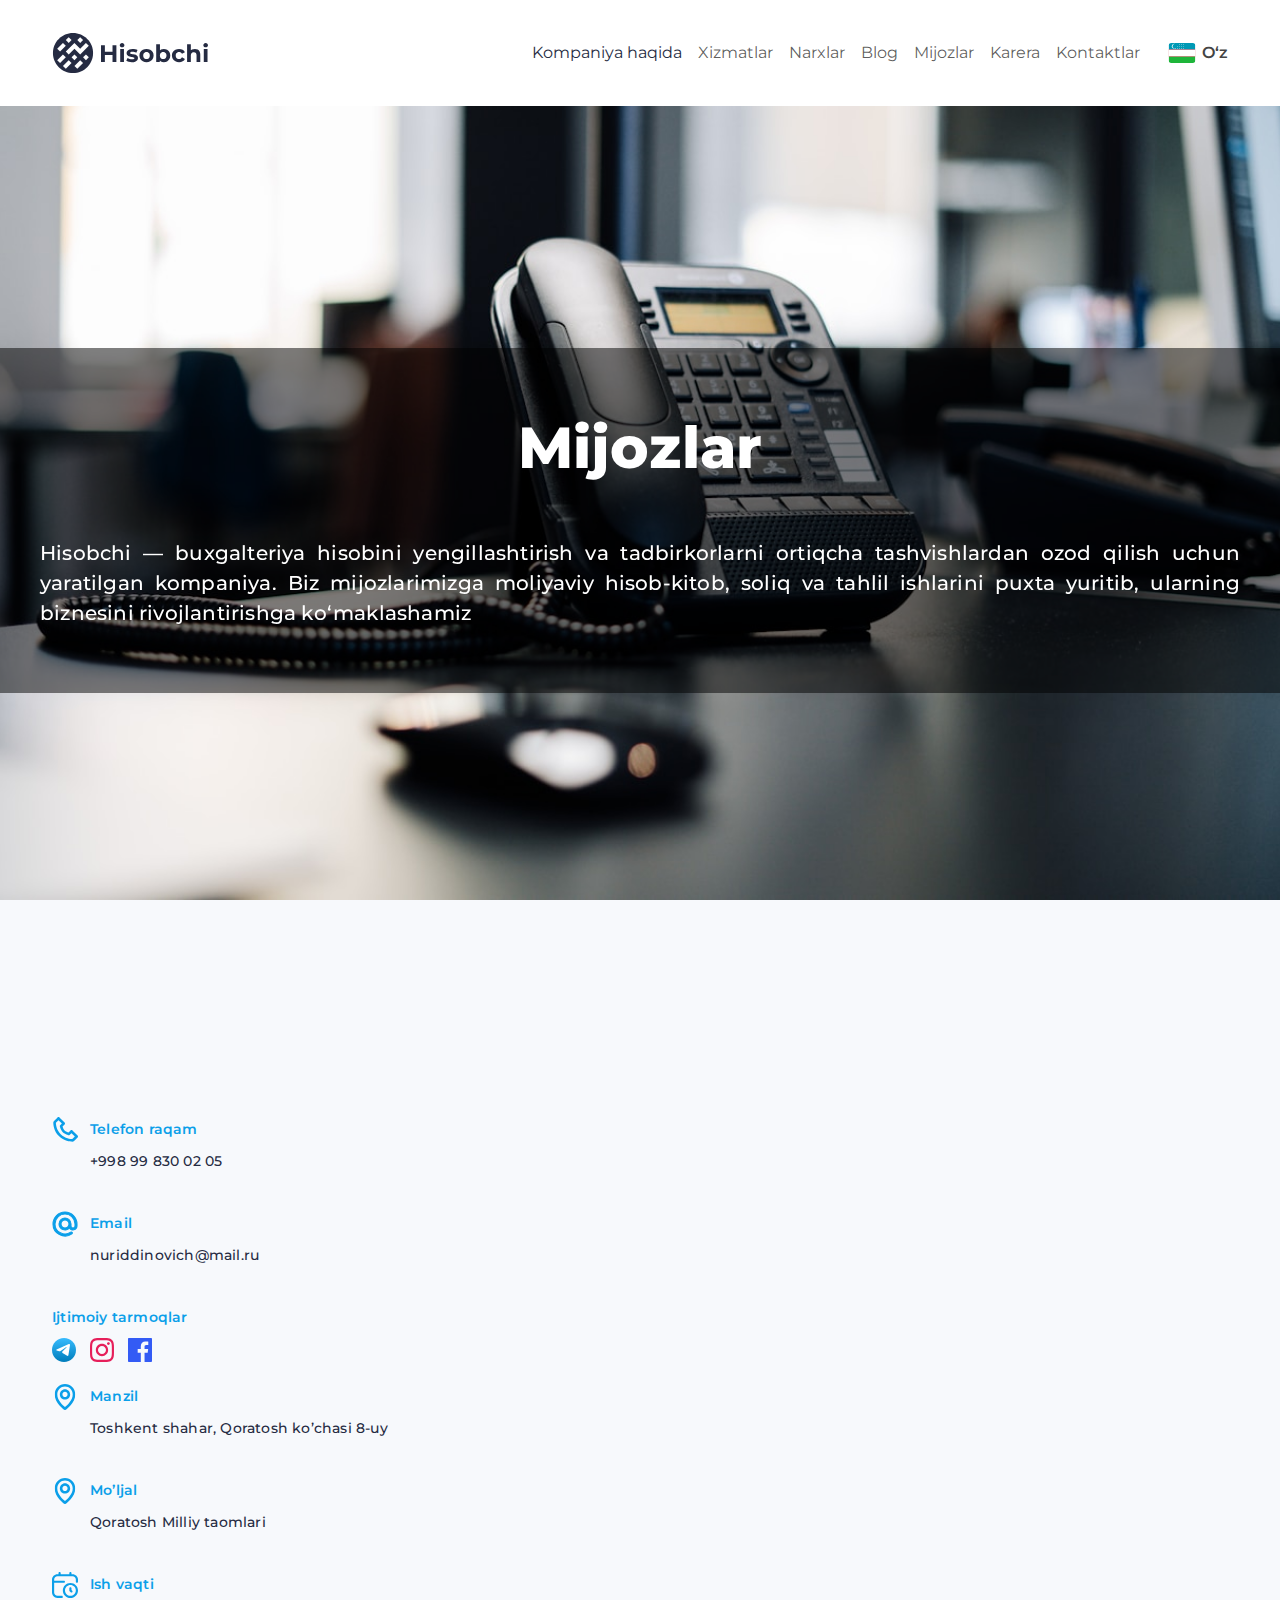
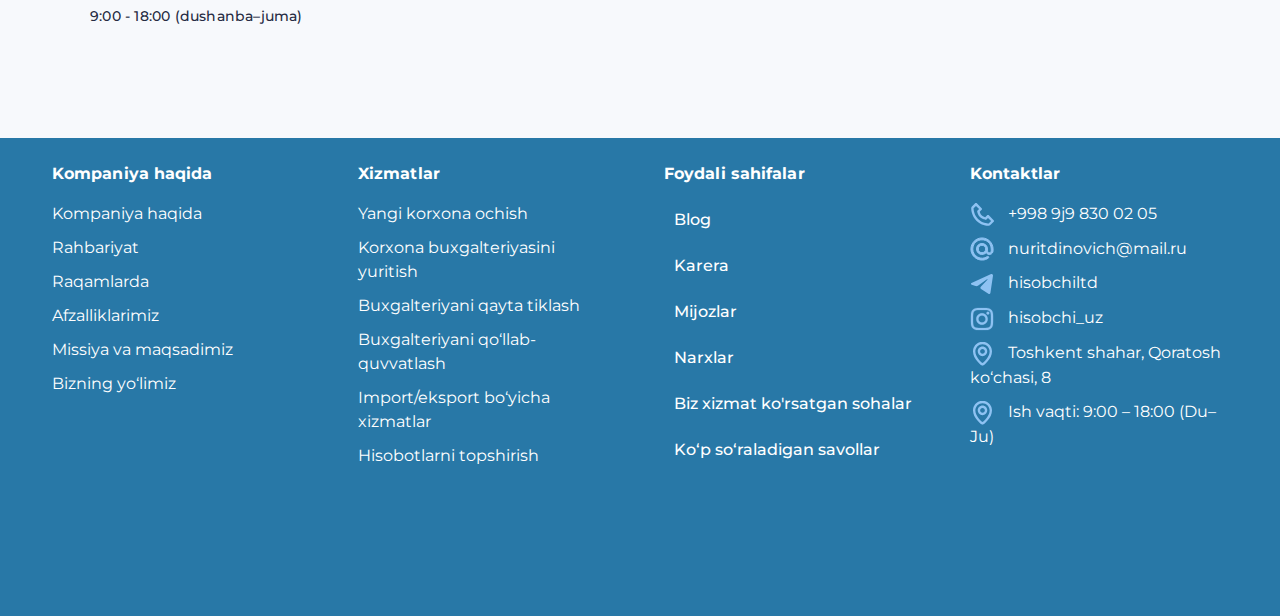
<file: contacts.html>
<!DOCTYPE html>
<html lang="ru">
<head>
    <meta charset="UTF-8"/>
    <meta name="viewport" content="width=device-width, initial-scale=1"/>
    <title>Hisobchi</title>

    <!-- Bootstrap -->
    <link href="./css/bootstrap.min.css" rel="stylesheet">
    <script src="./js/bootstrap.bundle.min.js"></script>
    <link href="./css/main.css" rel="stylesheet">
    <!-- AOS -->
    <link href="./css/aos.css" rel="stylesheet"/>
    <script src="./js/aos.js"></script>

</head>

<body>
<!-- ======= Navbar ======= -->
<nav class="navbar navbar-expand-lg navbar-bg-white fixed-top">
    <div class="container">
        <a class="navbar-brand fw-bold text-uppercase" href="index.html">
            <img src="img/logo.svg" class="big-svg" alt="Logo"/>
        </a>
        <div class="mobile-lang">
            <div class="lang-toggle">
                <img src="img/svg/uzb.svg" class="lang-flag" alt="">
                <span>O‘z</span>
            </div>

            <div class="lang-menu">
                <div class="lang-option">
                    <img src="img/svg/rus.svg" alt="">
                    <span>Русский</span>
                </div>
                <div class="lang-option">
                    <img src="img/svg/eng.svg" alt="">
                    <span>English</span>
                </div>
            </div>
        </div>
        <div class="navbar-toggler border-0" data-bs-toggle="collapse" data-bs-target="#navbarNav">
            <img src="img/svg/icn-menu.svg" class="plus-svg" alt="plus icon"/>
        </div>

        <div class="collapse navbar-collapse justify-content-end" id="navbarNav">
            <ul class="navbar-nav align-items-center">
                <li class="nav-item"><a class="nav-link active" href="about-us.html">Kompaniya haqida</a></li>
                <li class="nav-item"><a class="nav-link" href="services.html">Xizmatlar</a></li>
                <li class="nav-item"><a class="nav-link" href="prices.html">Narxlar</a></li>
                <li class="nav-item"><a class="nav-link" href="blog.html">Blog</a></li>
                <li class="nav-item"><a class="nav-link" href="partners.html">Mijozlar</a></li>
                <li class="nav-item"><a class="nav-link" href="career.html">Karera</a></li>
                <li class="nav-item"><a class="nav-link" href="contacts.html">Kontaktlar</a></li>
                <li class="nav-item dropdown language-dropdown">
                    <div class="lang-toggle">
                        <img src="img/svg/uzb.svg" class="lang-flag" alt="">
                        <span>O‘z</span>
                    </div>

                    <div class="lang-menu">
                        <div class="lang-option">
                            <img src="img/svg/rus.svg" alt="">
                            <span>Русский</span>
                        </div>
                        <div class="lang-option">
                            <img src="img/svg/eng.svg" alt="">
                            <span>English</span>
                        </div>
                    </div>
                </li>
            </ul>
        </div>
    </div>
</nav>

<!-- ======= Hero ======= -->
<section class="contact-hero-bg hero-section">
    <div class="hero-banner-background">
        <div class="hero-content" data-aos-duration="1000">
            <h1 class="here-main-wh-title" data-aos="fade-up">Mijozlar</h1>
            <h4 class="lead sub-title" data-aos="fade-up">
                Hisobchi — buxgalteriya hisobini yengillashtirish va tadbirkorlarni ortiqcha tashvishlardan ozod qilish
                uchun yaratilgan kompaniya.
                Biz mijozlarimizga moliyaviy hisob-kitob, soliq va tahlil ishlarini puxta yuritib, ularning biznesini
                rivojlantirishga ko‘maklashamiz
            </h4>
        </div>
    </div>
</section>

<section id="contact-section" class="contact-section py-5">
    <div class="container">
        <div class="main-title mb-5">
            <h2 class="display-6 mb-4" data-aos="fade-down">Biz bilan bog’lanish</h2>
            <div class="sub-title">
                <p class="text-center" data-aos="fade-up">
                    Biz bilan hisobot ishlarini mukammal bajarishingiz mumkin bo’ladi <br>
                    Bizga ishoning va biz sizga sifatli hizmat ko’rsatamiz
                </p>
            </div>
        </div>

        <div class="row align-items-start">
            <!-- LEFT INFO -->
            <div class="col-lg-4 col-md-5 mb-4 contact-info">

                <div class="contact-item">
                    <img src="img/svg/phone-ct.svg" class="contact-icon" alt="phone">
                    <div>
                        <h6 class="contact-title">Telefon raqam</h6>
                        <p class="contact-text">+998 99 830 02 05</p>
                    </div>
                </div>

                <div class="contact-item">
                    <img src="img/svg/at-ct.svg" class="contact-icon" alt="at-ct">
                    <div>
                        <h6 class="contact-title">Email</h6>
                        <p class="contact-text">nuriddinovich@mail.ru</p>
                    </div>
                </div>

                <div class="contact-item">
                    <div>
                        <h6 class="contact-title">Ijtimoiy tarmoqlar</h6>
                        <div class="social-icons">
                            <a href="#"><img src="img/svg/telegram.svg" alt="telegram"></a>
                            <a href="#"><img src="img/svg/insta-ct.svg" alt="instagram"></a>
                            <a href="#"><img src="img/svg/facebook-ct.svg" alt="facebook"></a>
                        </div>
                    </div>
                </div>

                <div class="contact-item">
                    <img src="img/svg/bx_bx-map-ct.svg" class="contact-icon">
                    <div>
                        <h6 class="contact-title">Manzil</h6>
                        <p class="contact-text">
                            Toshkent shahar, Qoratosh ko’chasi 8-uy
                        </p>
                    </div>
                </div>

                <div class="contact-item">
                    <img src="img/svg/bx_bx-map-ct.svg" class="contact-icon">
                    <div>
                        <h6 class="contact-title">Mo’ljal</h6>
                        <p class="contact-text">
                            Qoratosh Milliy taomlari
                        </p>
                    </div>
                </div>

                <div class="contact-item">
                    <img src="img/svg/calendar-clock-ct.svg" class="contact-icon">
                    <div>
                        <h6 class="contact-title">Ish vaqti</h6>
                        <p class="contact-text">9:00 - 18:00 (dushanba–juma)</p>
                    </div>
                </div>

            </div>

            <!-- MAP -->
            <div class="col-lg-8 col-md-7">
                <div class="map-wrapper">
                    <iframe
                            src="https://maps.google.com/maps?q=tashkent%20qoratash&t=&z=13&ie=UTF8&iwloc=&output=embed"
                            width="100%" height="450" style="border:0;" allowfullscreen>
                    </iframe>
                </div>
            </div>
        </div>

    </div>
</section>

<!-- ======= Footer ======= -->
<footer id="contacts" class="py-4 text-center">
    <div class="container">
        <div class="d-flex gap-5">
            <div>
                <h5 class="mb-3">Kompaniya haqida</h5>
                <ul class="list-unstyled">
                    <li>Kompaniya haqida</li>
                    <li>Rahbariyat</li>
                    <li>Raqamlarda</li>
                    <li>Afzalliklarimiz</li>
                    <li>Missiya va maqsadimiz</li>
                    <li>Bizning yo‘limiz</li>
                </ul>
            </div>
            <div>
                <h5 class="mb-3">Xizmatlar</h5>
                <ul class="list-unstyled">
                    <li>Yangi korxona ochish</li>
                    <li>Korxona buxgalteriyasini yuritish</li>
                    <li>Buxgalteriyani qayta tiklash</li>
                    <li>Buxgalteriyani qo‘llab-quvvatlash</li>
                    <li>Import/eksport bo‘yicha xizmatlar</li>
                    <li>Hisobotlarni topshirish</li>
                </ul>
            </div>
            <div>
                <h5 class="mb-3">Foydali sahifalar</h5>
                <ul class="list-unstyled">
                    <li><a href="#" class="nav-link">Blog</a></li>
                    <li><a href="#" class="nav-link">Karera</a></li>
                    <li><a href="#" class="nav-link">Mijozlar</a></li>
                    <li><a href="#" class="nav-link">Narxlar</a></li>
                    <li><a href="#" class="nav-link">Biz xizmat ko'rsatgan sohalar</a></li>
                    <li><a href="#" class="nav-link">Ko‘p so‘raladigan savollar</a></li>
                </ul>
            </div>
            <div>
                <h5 class="mb-3">Kontaktlar</h5>
                <ul class="list-unstyled">
                    <li>
                        <img src="img/svg/bx_bx-phone.svg" width="24" height="24" alt="phone">
                        +998 9j9 830 02 05
                    </li>
                    <li>
                        <img src="img/svg/at.svg" width="24" height="24" alt="phone">
                        nuritdinovich@mail.ru
                    </li>
                    <li>
                        <img src="img/svg/tg.svg" width="24" height="24" alt="phone">
                        hisobchiltd
                    </li>
                    <li>
                        <img src="img/svg/insta.svg" width="24" height="24" alt="phone">
                        hisobchi_uz
                    </li>
                    <li>
                        <img src="img/svg/location.svg" width="24" height="24" alt="phone" class="mr-2">
                        Toshkent shahar, Qoratosh ko‘chasi, 8
                    </li>
                    <li>
                        <img src="img/svg/location.svg" width="24" height="24" alt="phone" class="mr-2">
                        Ish vaqti: 9:00 – 18:00 (Du–Ju)
                    </li>
                </ul>
            </div>
            <div></div>
        </div>
    </div>
</footer>
<script src="./js/main.js"></script>
</body>
</html>
</file>
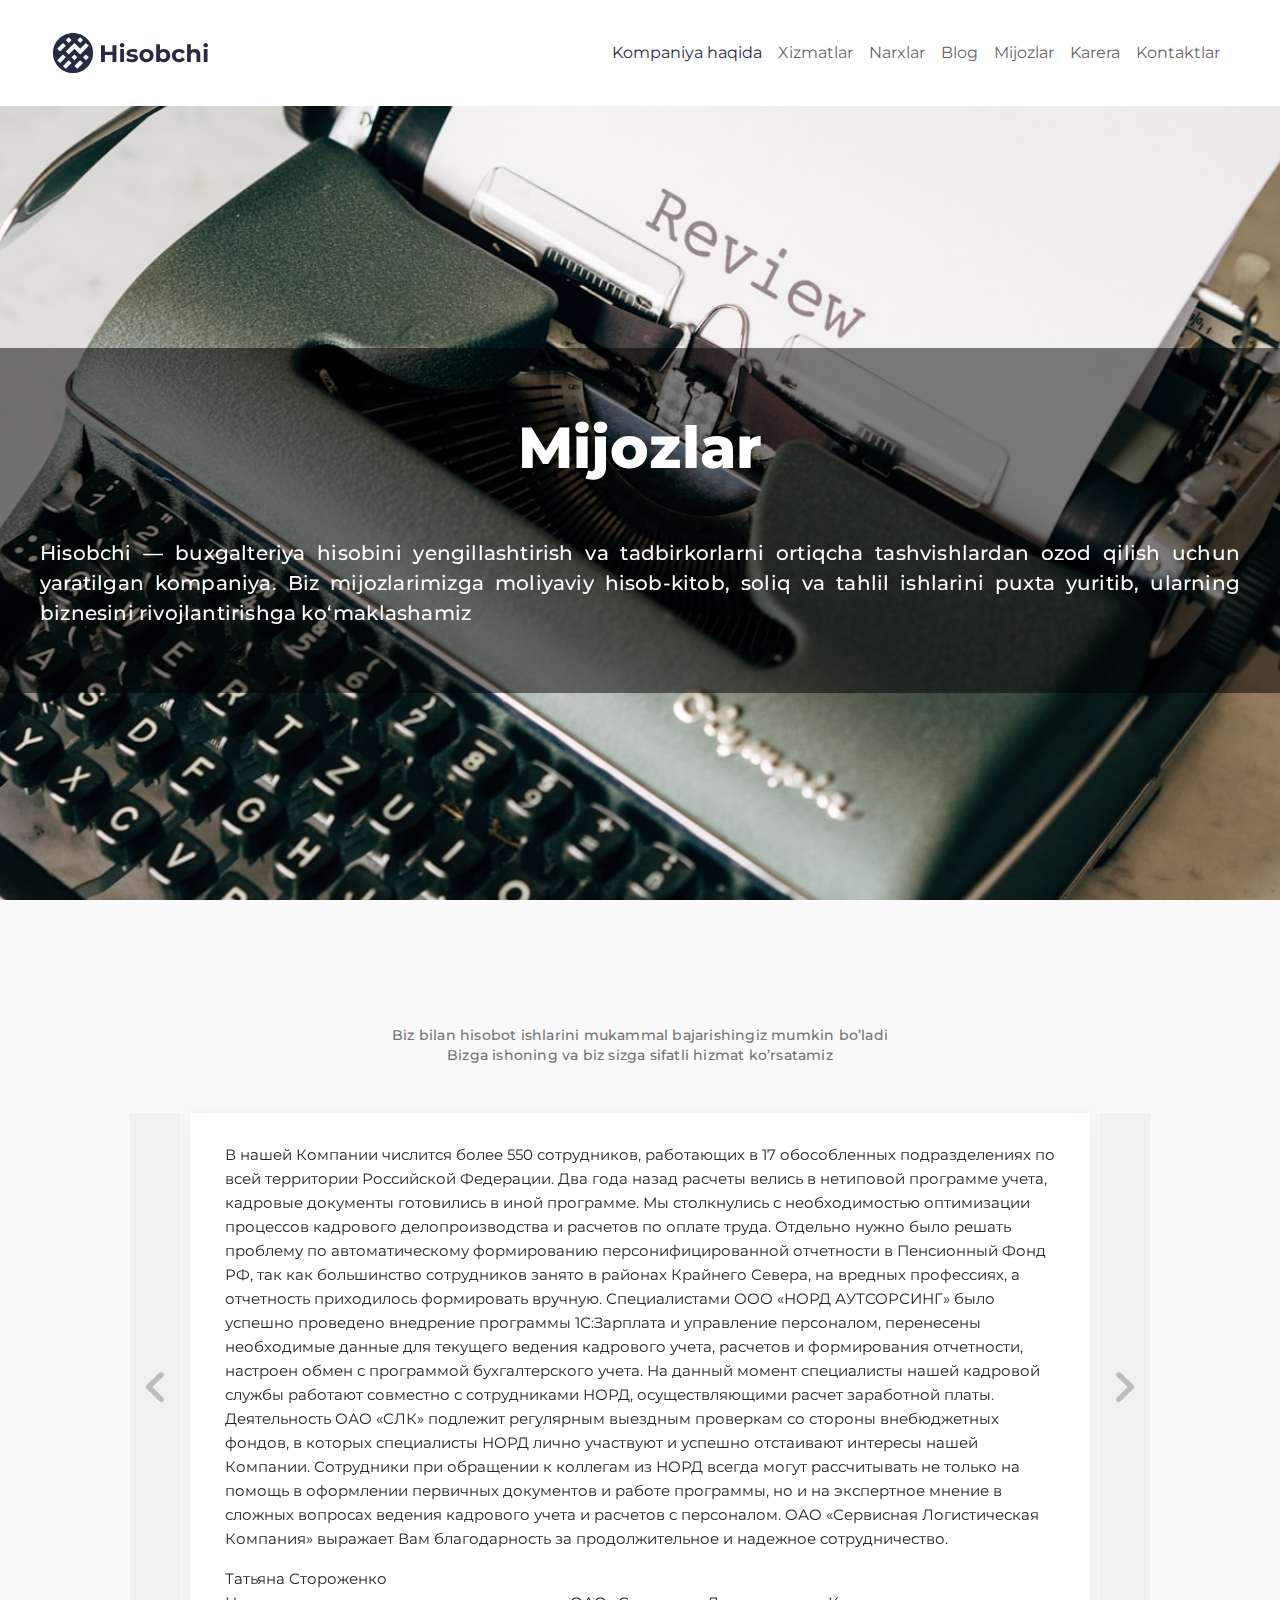
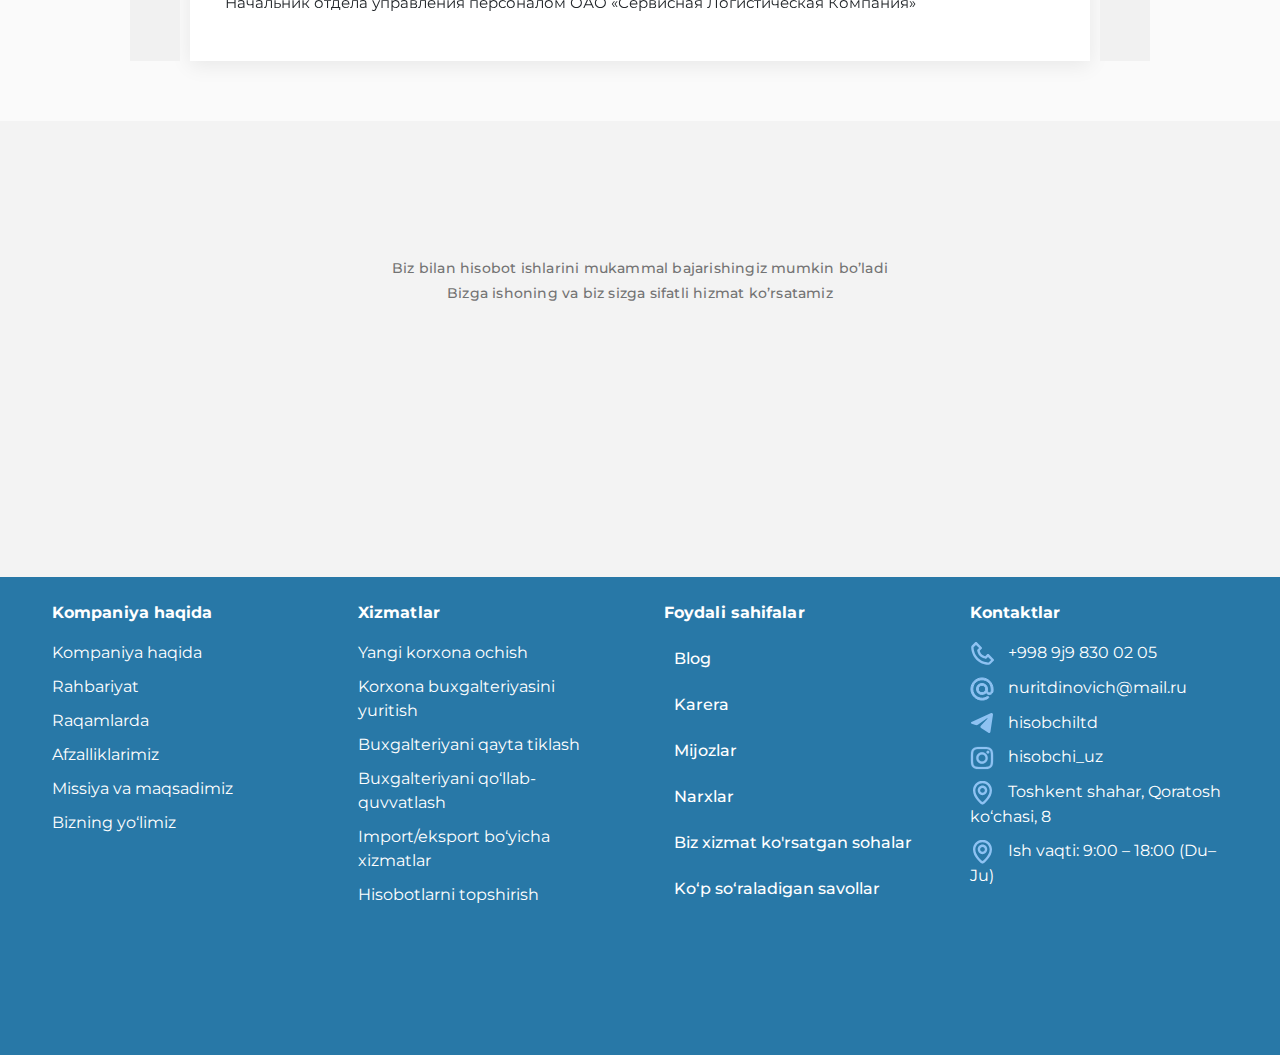
<file: partners.html>
<!DOCTYPE html>
<html lang="ru">
<head>
    <meta charset="UTF-8"/>
    <meta name="viewport" content="width=device-width, initial-scale=1"/>
    <title>Hisobchi</title>

    <!-- Bootstrap -->
    <link href="./css/bootstrap.min.css" rel="stylesheet">
    <script src="./js/bootstrap.bundle.min.js"></script>
    <link href="./css/main.css" rel="stylesheet">
    <!-- AOS -->
    <link href="./css/aos.css" rel="stylesheet"/>
    <script src="./js/aos.js"></script>

</head>

<body>
<!-- ======= Navbar ======= -->
<nav class="navbar navbar-expand-lg navbar-bg-white fixed-top">
    <div class="container">
        <a class="navbar-brand fw-bold text-uppercase" href="#">
            <img src="img/logo.svg" class="big-svg" alt="Logo"/>
        </a>
        <button class="navbar-toggler" type="button" data-bs-toggle="collapse" data-bs-target="#navbarNav">
            <span class="navbar-toggler-icon"></span>
        </button>
        <div class="collapse navbar-collapse justify-content-end" id="navbarNav">
            <ul class="navbar-nav">
                <li class="nav-item"><a class="nav-link active" href="#home">Kompaniya haqida</a></li>
                <li class="nav-item"><a class="nav-link" href="#about">Xizmatlar</a></li>
                <li class="nav-item"><a class="nav-link" href="#products">Narxlar</a></li>
                <li class="nav-item"><a class="nav-link" href="#contacts">Blog</a></li>
                <li class="nav-item"><a class="nav-link" href="#contacts">Mijozlar</a></li>
                <li class="nav-item"><a class="nav-link" href="#contacts">Karera</a></li>
                <li class="nav-item"><a class="nav-link" href="#contacts">Kontaktlar</a></li>
            </ul>
        </div>
    </div>
</nav>

<!-- ======= Hero ======= -->
<section class="partners-hero-bg hero-section">
    <div class="hero-banner-background">
        <div class="hero-content" data-aos-duration="1000">
            <h1 class="here-main-wh-title" data-aos="fade-right">Mijozlar</h1>
            <h4 class="lead sub-title" data-aos="fade-up">
                Hisobchi — buxgalteriya hisobini yengillashtirish va tadbirkorlarni ortiqcha tashvishlardan ozod qilish
                uchun yaratilgan
                kompaniya. Biz mijozlarimizga moliyaviy hisob-kitob, soliq va tahlil ishlarini puxta yuritib, ularning
                biznesini
                rivojlantirishga ko‘maklashamiz
            </h4>
        </div>
    </div>
</section>

<section class="testimonial-section bg-white">
    <div class="container">
        <div class="main-title mb-5">
            <h2 class="display-6 mb-2" data-aos="fade-up">Mijozlarning fikri</h2>
            <div class="sub-title">
                <p>Biz bilan hisobot ishlarini mukammal bajarishingiz mumkin bo’ladi <br>
                    Bizga ishoning va biz sizga sifatli hizmat ko’rsatamiz</p>
            </div>
        </div>
        <div class="testimonial-cards">

            <button class="test-nav left">
                <img src="./img/svg/left-1.svg" alt="">
            </button>
            <button class="test-nav right">
                <img src="./img/svg/right-1.svg" alt="">
            </button>

            <div class="testimonial-card active">
                <p>
                    В нашей Компании числится более 550 сотрудников, работающих в 17 обособленных подразделениях по всей
                    территории Российской Федерации. Два года назад расчеты велись в нетиповой программе учета, кадровые
                    документы готовились в иной программе. Мы столкнулись с необходимостью оптимизации процессов
                    кадрового делопроизводства и расчетов по оплате труда. Отдельно нужно было решать проблему по
                    автоматическому формированию персонифицированной отчетности в Пенсионный Фонд РФ, так как
                    большинство сотрудников занято в районах Крайнего Севера, на вредных профессиях, а отчетность
                    приходилось формировать вручную.
                    Специалистами ООО «НОРД АУТСОРСИНГ» было успешно проведено внедрение программы 1С:Зарплата и
                    управление персоналом, перенесены необходимые данные для текущего ведения кадрового учета, расчетов
                    и формирования отчетности, настроен обмен с программой бухгалтерского учета.
                    На данный момент специалисты нашей кадровой службы работают совместно с сотрудниками НОРД,
                    осуществляющими расчет заработной платы.
                    Деятельность ОАО «СЛК» подлежит регулярным выездным проверкам со стороны внебюджетных фондов, в
                    которых специалисты НОРД лично участвуют и успешно отстаивают интересы нашей Компании.
                    Сотрудники при обращении к коллегам из НОРД всегда могут рассчитывать не только на помощь в
                    оформлении первичных документов и работе программы, но и на экспертное мнение в сложных вопросах
                    ведения кадрового учета и расчетов с персоналом.
                    ОАО «Сервисная Логистическая Компания» выражает Вам благодарность за продолжительное и надежное
                    сотрудничество.
                </p>

                <p>Татьяна Стороженко <br>
                Начальник отдела управления персоналом ОАО «Сервисная Логистическая Компания»
                </p>
            </div>

        </div>

    </div>
</section>


<section id="clients" class="bg-light">
    <div class="container text-center py-4">
        <div class="main-title mt-5 mb-3">
            <h2 class="display-6 mb-2" data-aos="fade-up">Bizga ishonganlar</h2>
            <div class="sub-title">
                <p>Biz bilan hisobot ishlarini mukammal bajarishingiz mumkin bo’ladi</p>
                <p>Bizga ishoning va biz sizga sifatli hizmat ko’rsatamiz</p>
            </div>
        </div>

        <div id="sponsor" class="d-flex flex-wrap justify-content-center align-items-center gap-5">
            <div class="sponsor-item" data-aos="zoom-in" data-aos-delay="100">
                <img src="img/svg/samsung.svg" alt="Sponsor 1">
            </div>
            <div class="sponsor-item" data-aos="zoom-in" data-aos-delay="200">
                <img src="img/svg/cola.svg" alt="Sponsor 1">
            </div>
            <div class="sponsor-item" data-aos="zoom-in" data-aos-delay="100">
                <img src="img/svg/samsung.svg" alt="Sponsor 1">
            </div>
            <div class="sponsor-item" data-aos="zoom-in" data-aos-delay="200">
                <img src="img/svg/cola.svg" alt="Sponsor 1">
            </div>
            <div class="sponsor-item" data-aos="zoom-in" data-aos-delay="200">
                <img src="img/svg/cola.svg" alt="Sponsor 1">
            </div>
        </div>

    </div>
</section>

<!-- ======= Footer ======= -->
<footer id="contacts" class="py-4 text-center">
    <div class="container">
        <div class="d-flex gap-5">
            <div>
                <h5 class="mb-3">Kompaniya haqida</h5>
                <ul class="list-unstyled">
                    <li>Kompaniya haqida</li>
                    <li>Rahbariyat</li>
                    <li>Raqamlarda</li>
                    <li>Afzalliklarimiz</li>
                    <li>Missiya va maqsadimiz</li>
                    <li>Bizning yo‘limiz</li>
                </ul>
            </div>
            <div>
                <h5 class="mb-3">Xizmatlar</h5>
                <ul class="list-unstyled">
                    <li>Yangi korxona ochish</li>
                    <li>Korxona buxgalteriyasini yuritish</li>
                    <li>Buxgalteriyani qayta tiklash</li>
                    <li>Buxgalteriyani qo‘llab-quvvatlash</li>
                    <li>Import/eksport bo‘yicha xizmatlar</li>
                    <li>Hisobotlarni topshirish</li>
                </ul>
            </div>
            <div>
                <h5 class="mb-3">Foydali sahifalar</h5>
                <ul class="list-unstyled">
                    <li><a href="#" class="nav-link">Blog</a></li>
                    <li><a href="#" class="nav-link">Karera</a></li>
                    <li><a href="#" class="nav-link">Mijozlar</a></li>
                    <li><a href="#" class="nav-link">Narxlar</a></li>
                    <li><a href="#" class="nav-link">Biz xizmat ko'rsatgan sohalar</a></li>
                    <li><a href="#" class="nav-link">Ko‘p so‘raladigan savollar</a></li>
                </ul>
            </div>
            <div>
                <h5 class="mb-3">Kontaktlar</h5>
                <ul class="list-unstyled">
                    <li>
                        <img src="img/svg/bx_bx-phone.svg" width="24" height="24" alt="phone">
                        +998 9j9 830 02 05
                    </li>
                    <li>
                        <img src="img/svg/at.svg" width="24" height="24" alt="phone">
                        nuritdinovich@mail.ru
                    </li>
                    <li>
                        <img src="img/svg/tg.svg" width="24" height="24" alt="phone">
                        hisobchiltd
                    </li>
                    <li>
                        <img src="img/svg/insta.svg" width="24" height="24" alt="phone">
                        hisobchi_uz
                    </li>
                    <li>
                        <img src="img/svg/location.svg" width="24" height="24" alt="phone" class="mr-2">
                        Toshkent shahar, Qoratosh ko‘chasi, 8
                    </li>
                    <li>
                        <img src="img/svg/location.svg" width="24" height="24" alt="phone" class="mr-2">
                        Ish vaqti: 9:00 – 18:00 (Du–Ju)
                    </li>
                </ul>
            </div>
            <div></div>
        </div>
    </div>
</footer>

<script>
    AOS.init({
        once: true,
        offset: 100,
        duration: 800
    });

    window.addEventListener("scroll", () => {
        const navbar = document.querySelector(".navbar");
        if (window.scrollY > 50) {
            navbar.classList.add("scrolled");
        } else {
            navbar.classList.remove("scrolled");
        }
    });
    const cards = document.querySelectorAll(".testimonial-card");
    let index = 0;

    function showSlide(newIndex) {
        cards[index].classList.remove("active");
        index = newIndex;
        cards[index].classList.add("active");
    }

    // Стрелки
    document.querySelector(".test-nav.left").onclick = () => {
        showSlide((index - 1 + cards.length) % cards.length);
    };

    document.querySelector(".test-nav.right").onclick = () => {
        showSlide((index + 1) % cards.length);
    };
</script>
</body>
</html>
</file>
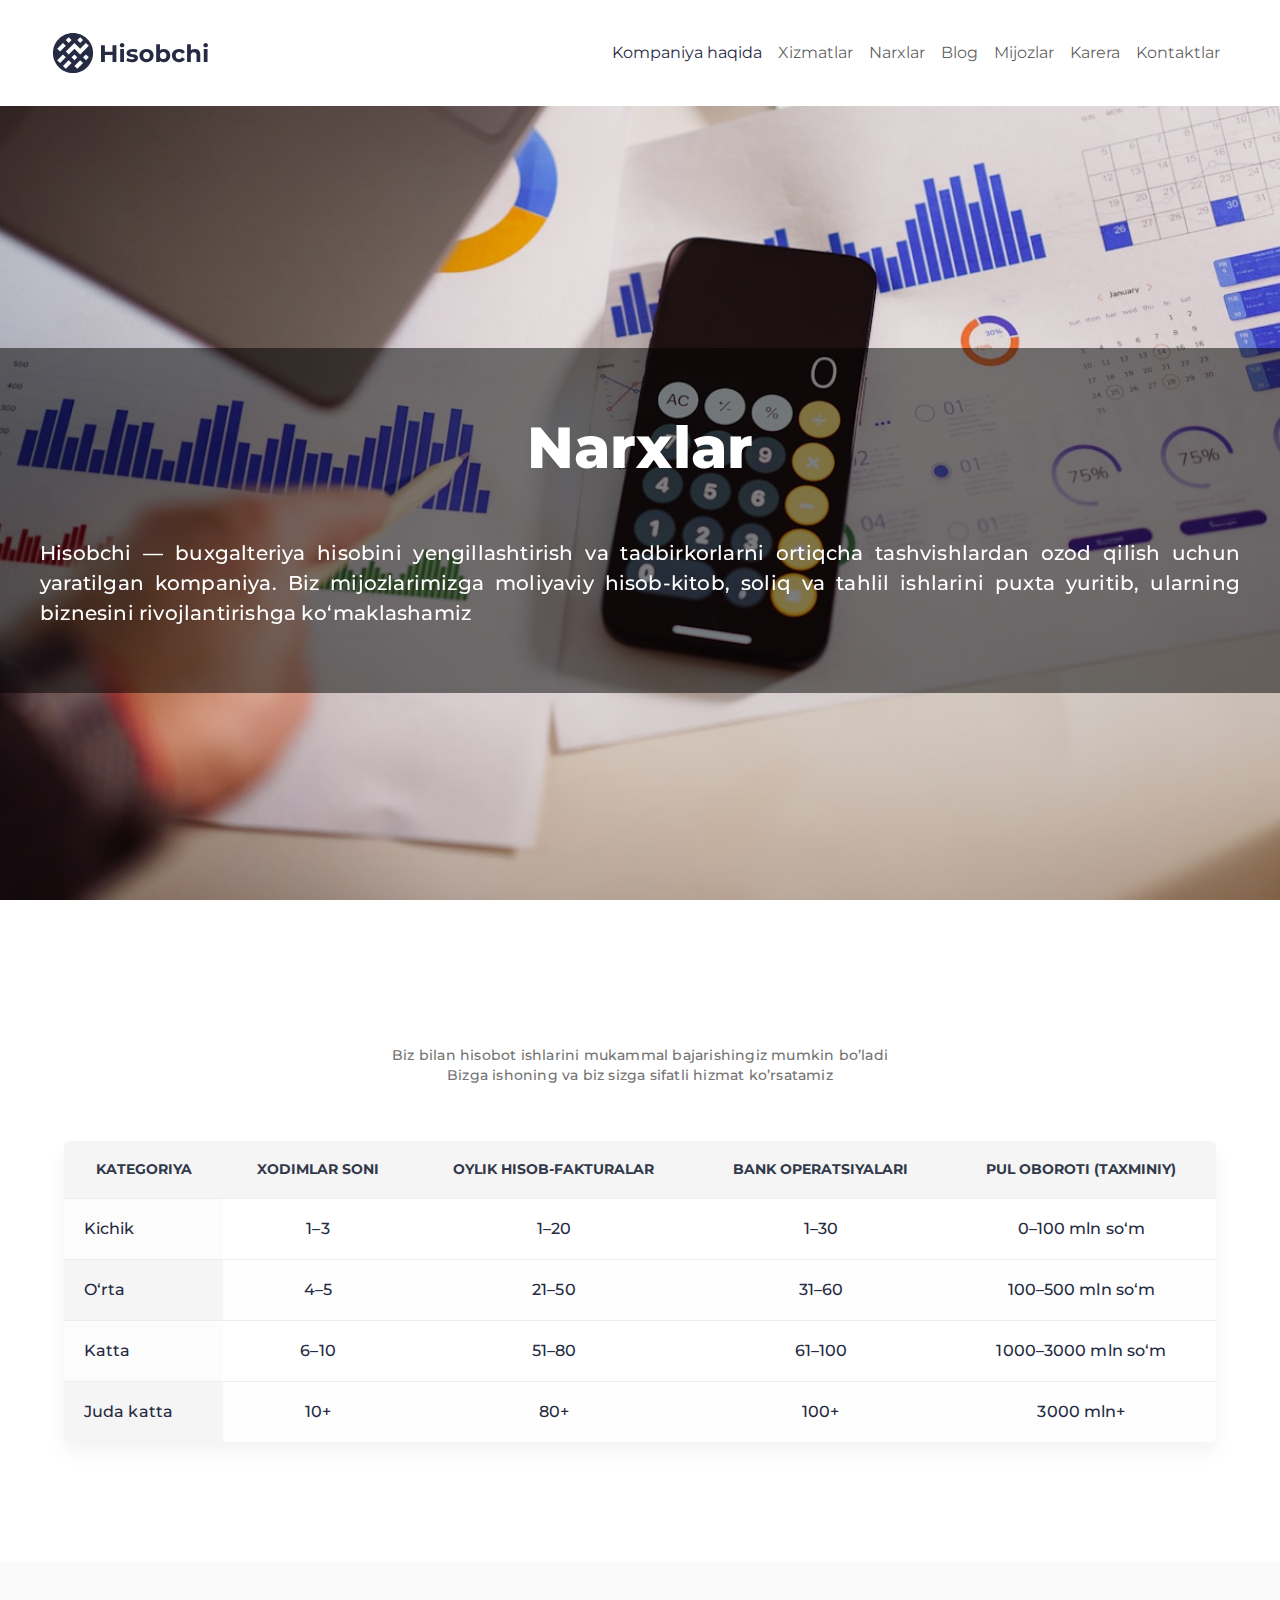
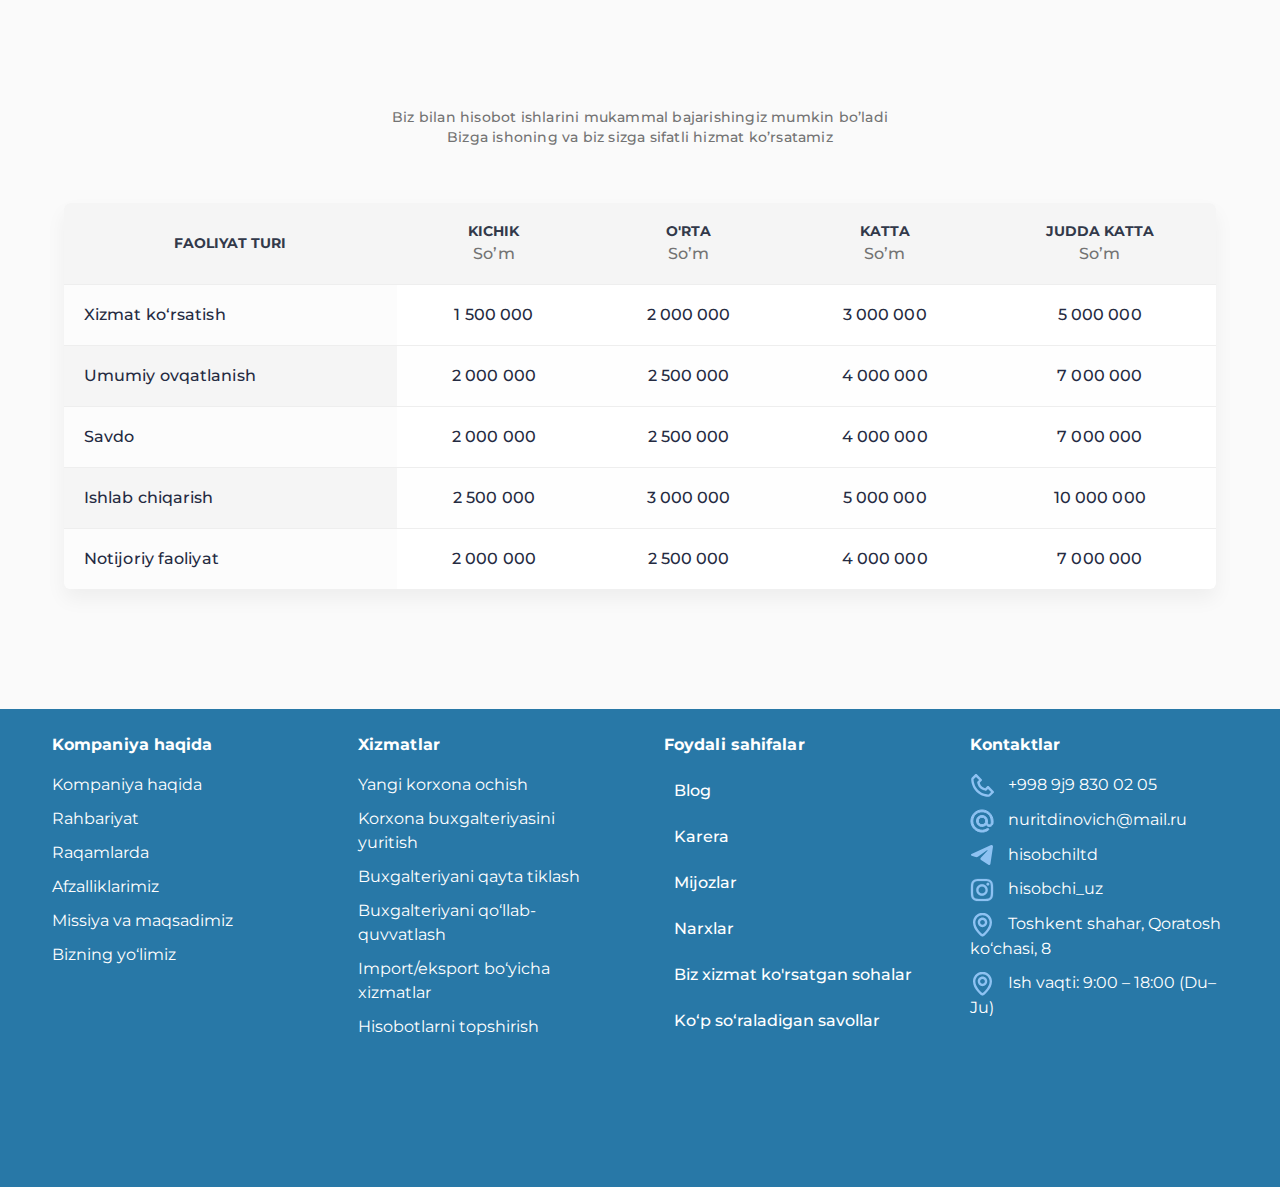
<file: prices.html>
<!DOCTYPE html>
<html lang="ru">
<head>
    <meta charset="UTF-8"/>
    <meta name="viewport" content="width=device-width, initial-scale=1"/>
    <title>Hisobchi</title>

    <!-- Bootstrap -->
    <link href="./css/bootstrap.min.css" rel="stylesheet">
    <script src="./js/bootstrap.bundle.min.js"></script>
    <link href="./css/main.css" rel="stylesheet">
    <!-- AOS -->
    <link href="./css/aos.css" rel="stylesheet"/>
    <script src="./js/aos.js"></script>

</head>

<body>
<!-- ======= Navbar ======= -->
<nav class="navbar navbar-expand-lg navbar-bg-white fixed-top">
    <div class="container">
        <a class="navbar-brand fw-bold text-uppercase" href="#">
            <img src="img/logo.svg" class="big-svg" alt="Logo"/>
        </a>
        <button class="navbar-toggler" type="button" data-bs-toggle="collapse" data-bs-target="#navbarNav">
            <span class="navbar-toggler-icon"></span>
        </button>
        <div class="collapse navbar-collapse justify-content-end" id="navbarNav">
            <ul class="navbar-nav">
                <li class="nav-item"><a class="nav-link active" href="#home">Kompaniya haqida</a></li>
                <li class="nav-item"><a class="nav-link" href="#about">Xizmatlar</a></li>
                <li class="nav-item"><a class="nav-link" href="#products">Narxlar</a></li>
                <li class="nav-item"><a class="nav-link" href="#contacts">Blog</a></li>
                <li class="nav-item"><a class="nav-link" href="#contacts">Mijozlar</a></li>
                <li class="nav-item"><a class="nav-link" href="#contacts">Karera</a></li>
                <li class="nav-item"><a class="nav-link" href="#contacts">Kontaktlar</a></li>
            </ul>
        </div>
    </div>
</nav>

<!-- ======= Hero ======= -->
<section class="prices-hero-bg hero-section">
    <div class="hero-banner-background">
        <div class="hero-content" data-aos-duration="1000">
            <h1 class="here-main-wh-title" data-aos="fade-right">Narxlar</h1>
            <h4 class="lead sub-title" data-aos="fade-up">
                Hisobchi — buxgalteriya hisobini yengillashtirish va tadbirkorlarni ortiqcha tashvishlardan ozod qilish uchun yaratilgan
                kompaniya. Biz mijozlarimizga moliyaviy hisob-kitob, soliq va tahlil ishlarini puxta yuritib, ularning biznesini rivojlantirishga
                ko‘maklashamiz
            </h4>
        </div>
    </div>
</section>

<section class="py-80">
    <div class="container text-center">
        <div class="main-title mb-3">
            <h2 class="display-6 mb-2" data-aos="fade-up">Korxona kategoriyalari</h2>
            <div class="sub-title">
                <p>Biz bilan hisobot ishlarini mukammal bajarishingiz mumkin bo’ladi <br>
                    Bizga ishoning va biz sizga sifatli hizmat ko’rsatamiz</p>
            </div>
        </div>

        <div class="category-table-section">
            <div class="container">
                <table class="category-table">
                    <thead>
                    <tr>
                        <th>KATEGORIYA</th>
                        <th>XODIMLAR SONI</th>
                        <th>Oylik hisob-fakturalar</th>
                        <th>Bank operatsiyalari</th>
                        <th>Pul oboroti (taxminiy)</th>
                    </tr>
                    </thead>
                    <tbody>
                    <tr>
                        <td class="table-bg-light">Kichik</td>
                        <td>1–3</td>
                        <td>1–20</td>
                        <td>1–30</td>
                        <td>0–100 mln so‘m</td>
                    </tr>
                    <tr>
                        <td class="table-bg-main">O‘rta</td>
                        <td>4–5</td>
                        <td>21–50</td>
                        <td>31–60</td>
                        <td>100–500 mln so‘m</td>
                    </tr>
                    <tr>
                        <td class="table-bg-light">Katta</td>
                        <td>6–10</td>
                        <td>51–80</td>
                        <td>61–100</td>
                        <td>1000–3000 mln so‘m</td>
                    </tr>
                    <tr>
                        <td class="table-bg-main">Juda katta</td>
                        <td>10+</td>
                        <td>80+</td>
                        <td>100+</td>
                        <td>3000 mln+</td>
                    </tr>
                    </tbody>
                </table>
            </div>
        </div>

    </div>
</section>

<section class="bg-white py-80">
    <div class="container text-center">
        <div class="main-title mb-3">
            <h2 class="display-6 mb-2" data-aos="fade-up">Narxlar</h2>
            <div class="sub-title">
                <p>Biz bilan hisobot ishlarini mukammal bajarishingiz mumkin bo’ladi <br>
                    Bizga ishoning va biz sizga sifatli hizmat ko’rsatamiz</p>
            </div>
        </div>

        <div class="category-table-section">
            <div class="container">
                <table class="category-table">
                    <thead>
                    <tr>
                        <th>Faoliyat turi</th>
                        <th>Kichik <br> <span>So’m</span></th>
                        <th>O'rta <br> <span>So’m</span></th>
                        <th>Katta <br> <span>So’m</span></th>
                        <th>Judda katta <br> <span>So’m</span></th>
                    </tr>
                    </thead>
                    <tbody>
                    <tr>
                        <td class="table-bg-light">Xizmat ko‘rsatish</td>
                        <td>1 500 000</td>
                        <td>2 000 000</td>
                        <td>3 000 000</td>
                        <td>5 000 000</td>
                    </tr>
                    <tr>
                        <td class="table-bg-main">Umumiy ovqatlanish</td>
                        <td>2 000 000</td>
                        <td>2 500 000</td>
                        <td>4 000 000</td>
                        <td>7 000 000</td>
                    </tr>
                    <tr>
                        <td class="table-bg-light">Savdo</td>
                        <td>2 000 000</td>
                        <td>2 500 000</td>
                        <td>4 000 000</td>
                        <td>7 000 000</td>
                    </tr>
                    <tr>
                        <td class="table-bg-main">Ishlab chiqarish</td>
                        <td>2 500 000</td>
                        <td>3 000 000</td>
                        <td>5 000 000</td>
                        <td>10 000 000</td>
                    </tr>
                    <tr>
                        <td class="table-bg-light">Notijoriy faoliyat</td>
                        <td>2 000 000</td>
                        <td>2 500 000</td>
                        <td>4 000 000</td>
                        <td>7 000 000</td>
                    </tr>
                    </tbody>
                </table>
            </div>
        </div>

    </div>
</section>

<!-- ======= Footer ======= -->
<footer id="contacts" class="py-4 text-center">
    <div class="container">
        <div class="d-flex gap-5">
            <div>
                <h5 class="mb-3">Kompaniya haqida</h5>
                <ul class="list-unstyled">
                    <li>Kompaniya haqida</li>
                    <li>Rahbariyat</li>
                    <li>Raqamlarda</li>
                    <li>Afzalliklarimiz</li>
                    <li>Missiya va maqsadimiz</li>
                    <li>Bizning yo‘limiz</li>
                </ul>
            </div>
            <div>
                <h5 class="mb-3">Xizmatlar</h5>
                <ul class="list-unstyled">
                    <li>Yangi korxona ochish</li>
                    <li>Korxona buxgalteriyasini yuritish</li>
                    <li>Buxgalteriyani qayta tiklash</li>
                    <li>Buxgalteriyani qo‘llab-quvvatlash</li>
                    <li>Import/eksport bo‘yicha xizmatlar</li>
                    <li>Hisobotlarni topshirish</li>
                </ul>
            </div>
            <div>
                <h5 class="mb-3">Foydali sahifalar</h5>
                <ul class="list-unstyled">
                    <li><a href="#" class="nav-link">Blog</a></li>
                    <li><a href="#" class="nav-link">Karera</a></li>
                    <li><a href="#" class="nav-link">Mijozlar</a></li>
                    <li><a href="#" class="nav-link">Narxlar</a></li>
                    <li><a href="#" class="nav-link">Biz xizmat ko'rsatgan sohalar</a></li>
                    <li><a href="#" class="nav-link">Ko‘p so‘raladigan savollar</a></li>
                </ul>
            </div>
            <div>
                <h5 class="mb-3">Kontaktlar</h5>
                <ul class="list-unstyled">
                    <li>
                        <img src="img/svg/bx_bx-phone.svg" width="24" height="24" alt="phone">
                        +998 9j9 830 02 05
                    </li>
                    <li>
                        <img src="img/svg/at.svg" width="24" height="24" alt="phone">
                        nuritdinovich@mail.ru
                    </li>
                    <li>
                        <img src="img/svg/tg.svg" width="24" height="24" alt="phone">
                        hisobchiltd
                    </li>
                    <li>
                        <img src="img/svg/insta.svg" width="24" height="24" alt="phone">
                        hisobchi_uz
                    </li>
                    <li>
                        <img src="img/svg/location.svg" width="24" height="24" alt="phone" class="mr-2">
                        Toshkent shahar, Qoratosh ko‘chasi, 8
                    </li>
                    <li>
                        <img src="img/svg/location.svg" width="24" height="24" alt="phone" class="mr-2">
                        Ish vaqti: 9:00 – 18:00 (Du–Ju)
                    </li>
                </ul>
            </div>
            <div></div>
        </div>
    </div>
</footer>

<script>
    AOS.init({
        once: true,
        offset: 100,
        duration: 800
    });

    document.addEventListener("DOMContentLoaded", () => {
        const headers = document.querySelectorAll(".accordion-header");

        headers.forEach((header, index) => {
            const content = header.nextElementSibling;
            const icon = header.querySelector(".accordion-icon");
            if (index === 0) {
                content.classList.add("show");
                content.style.maxHeight = content.scrollHeight + "px";
                icon.textContent = "−";
                icon.classList.add("open");
            }

            header.addEventListener("click", () => {
                headers.forEach(h => {
                    const c = h.nextElementSibling;
                    const i = h.querySelector(".accordion-icon");
                    if (h !== header) {
                        c.classList.remove("show");
                        c.style.maxHeight = null;
                        i.textContent = "+";
                        i.classList.remove("open");
                    }
                });

                const isOpen = content.classList.contains("show");
                if (isOpen) {
                    content.classList.remove("show");
                    content.style.maxHeight = null;
                    icon.textContent = "+";
                    icon.classList.remove("open");
                } else {
                    content.classList.add("show");
                    content.style.maxHeight = content.scrollHeight + "px";
                    icon.textContent = "−";
                    icon.classList.add("open");
                }
            });
        });
    });

    window.addEventListener("scroll", () => {
        const navbar = document.querySelector(".navbar");
        if (window.scrollY > 50) {
            navbar.classList.add("scrolled");
        } else {
            navbar.classList.remove("scrolled");
        }
    });

    document.querySelectorAll('.service-block').forEach(block => {
        block.addEventListener('click', () => {

            const content = block.querySelector('.service-content');

            // ОТКРЫТИЕ
            if (block.classList.contains('closed')) {

                // ставим текущую высоту для плавности
                content.style.maxHeight = content.scrollHeight + "px";

                block.classList.remove('closed');
                block.classList.add('open');

                content.classList.remove('preview');

                setTimeout(() => {
                    content.style.maxHeight = "1000px"; // фиксируем для дальнейшей прокрутки
                }, 300);
            }

            // ЗАКРЫТИЕ
            else if (block.classList.contains('open')) {

                // плавно закрываем
                content.style.maxHeight = content.scrollHeight + "px";
                setTimeout(() => {
                    content.style.maxHeight = "85px";
                }, 10);

                block.classList.remove('open');
                block.classList.add('closed');

                content.classList.add('preview');
            }
        });
    });

</script>
</body>
</html>
</file>
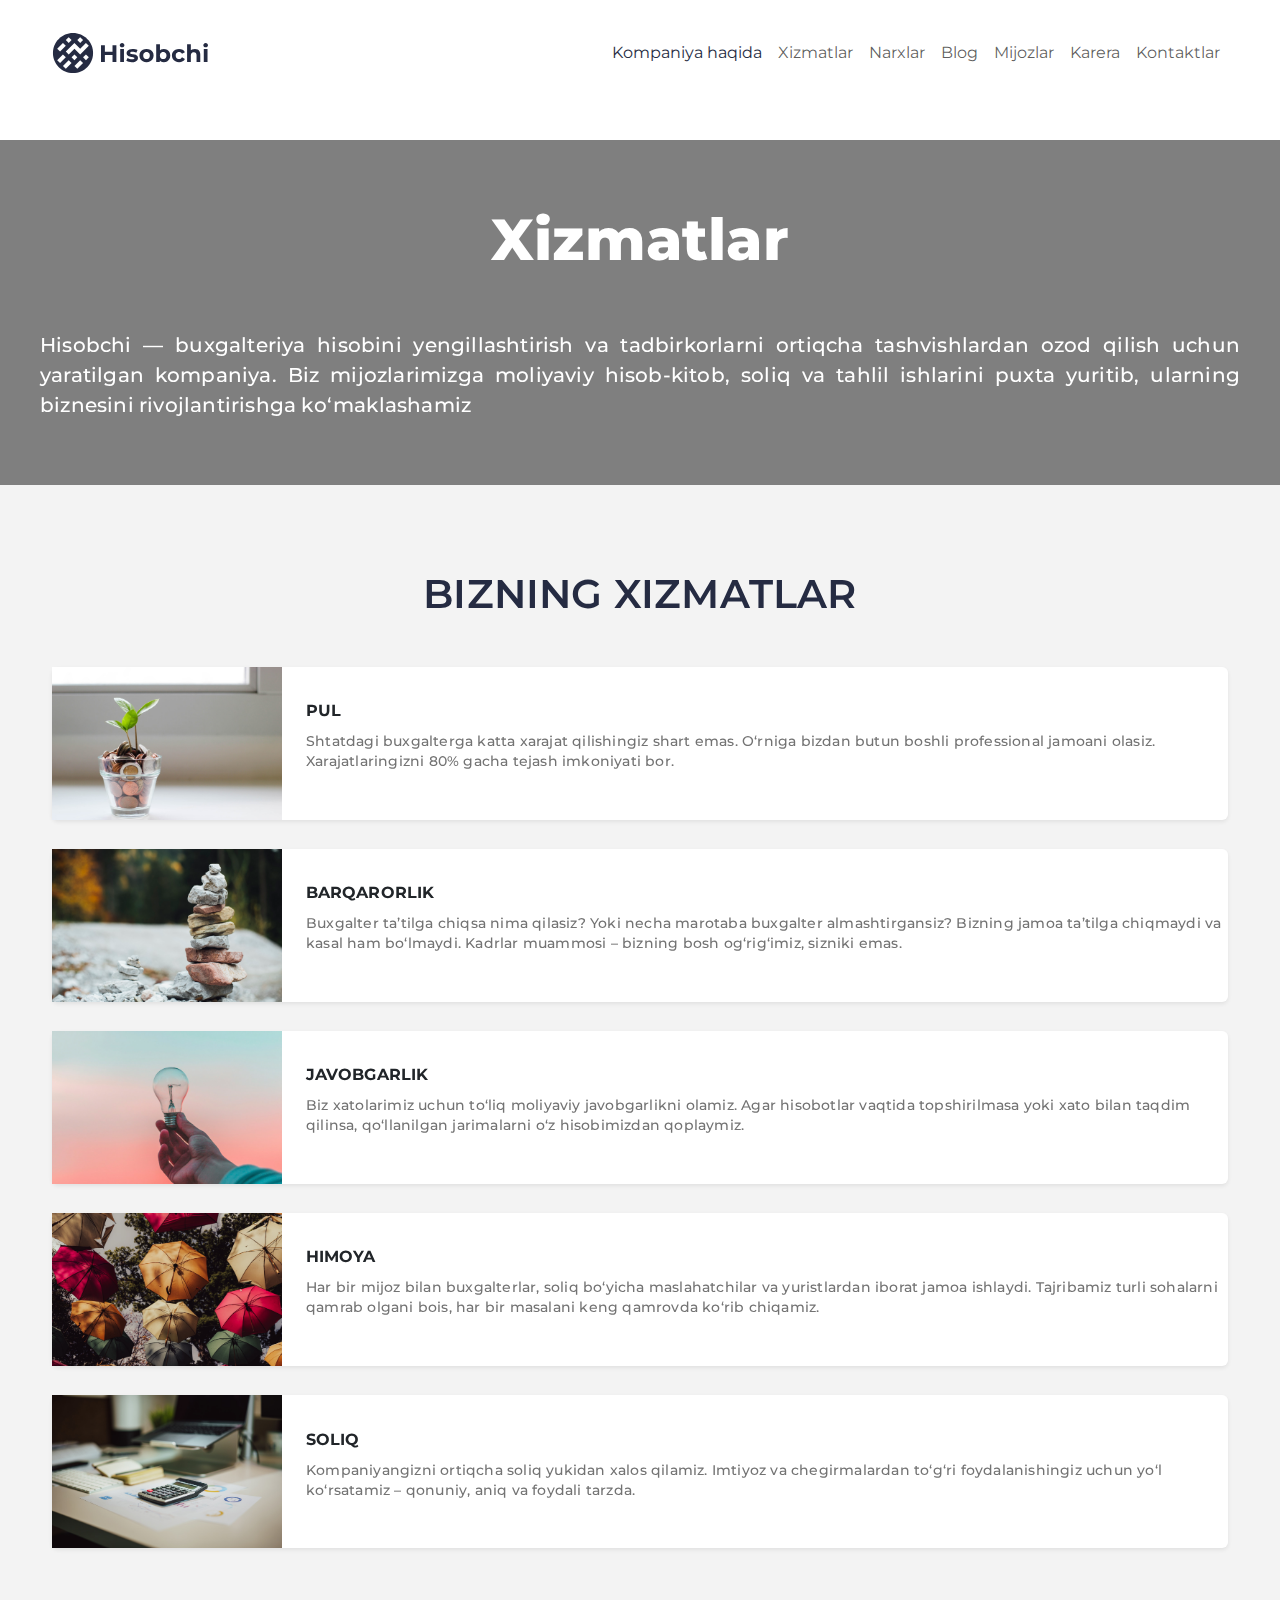
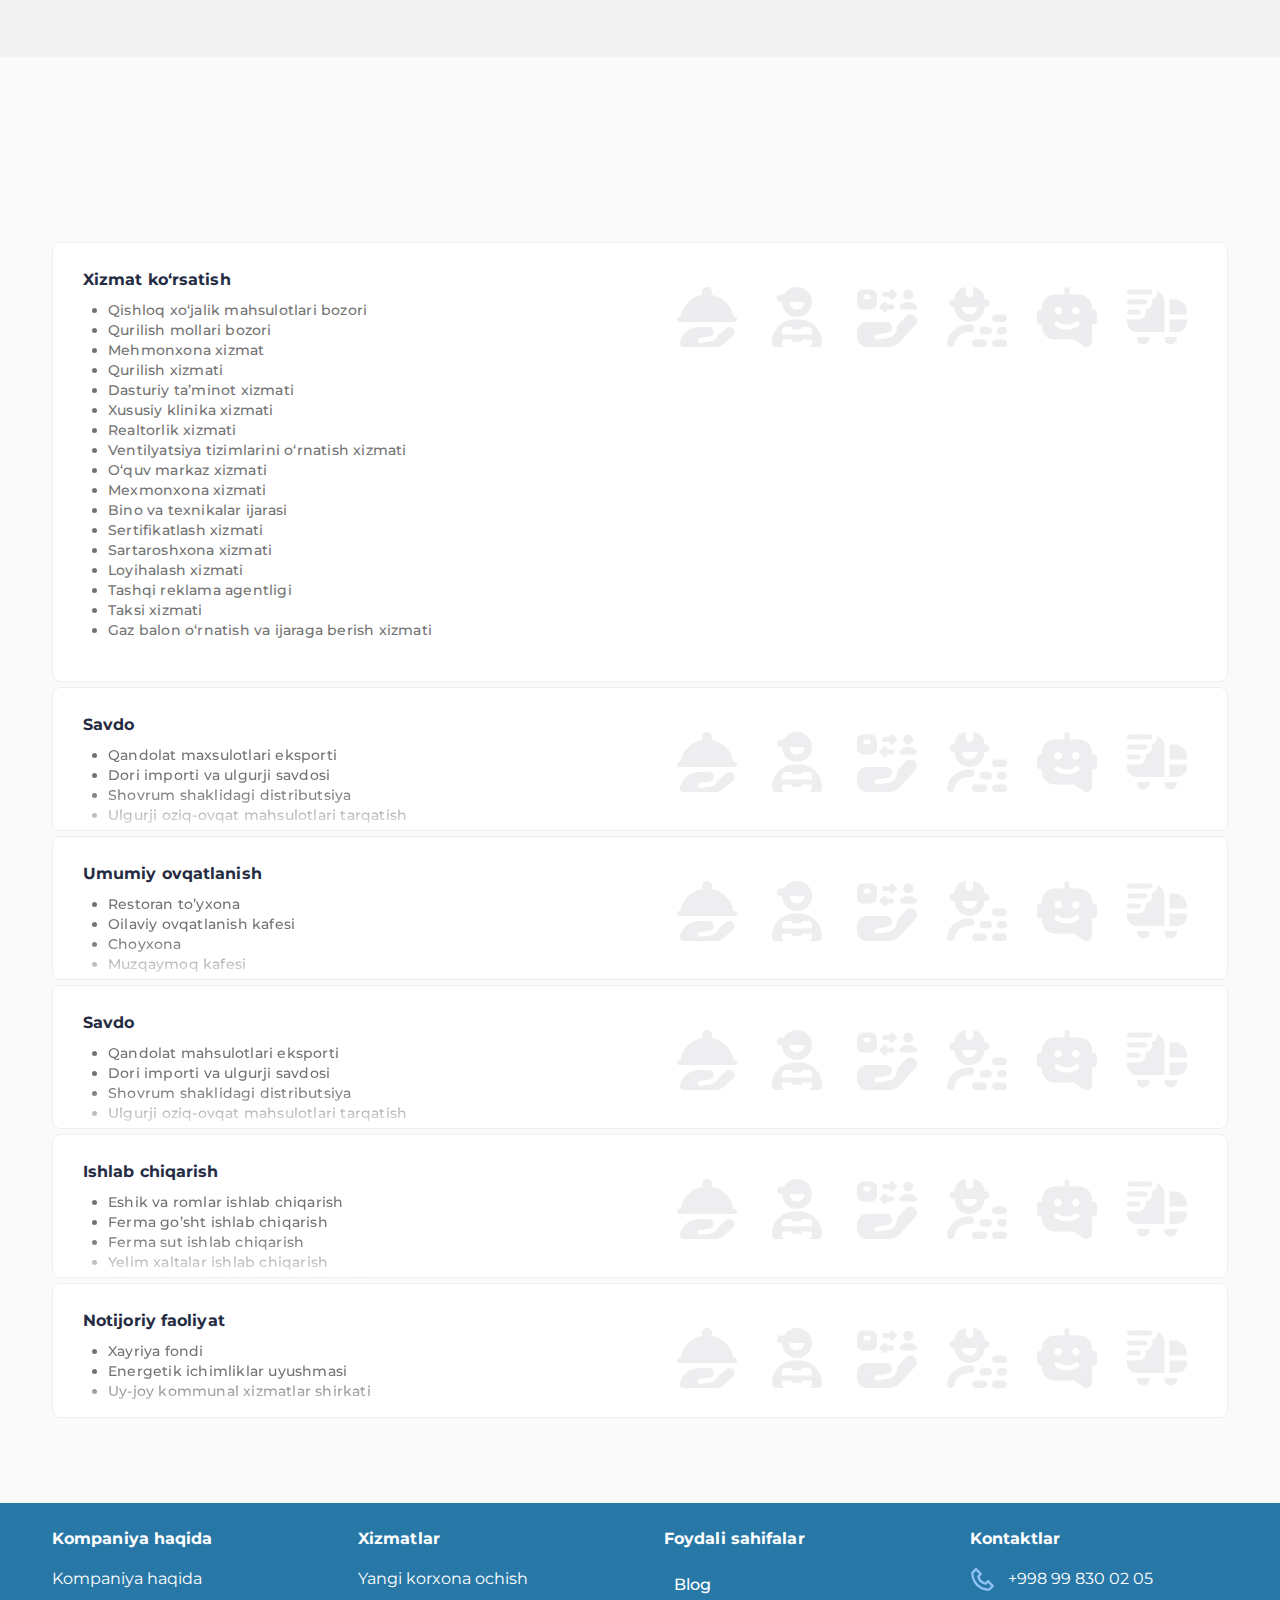
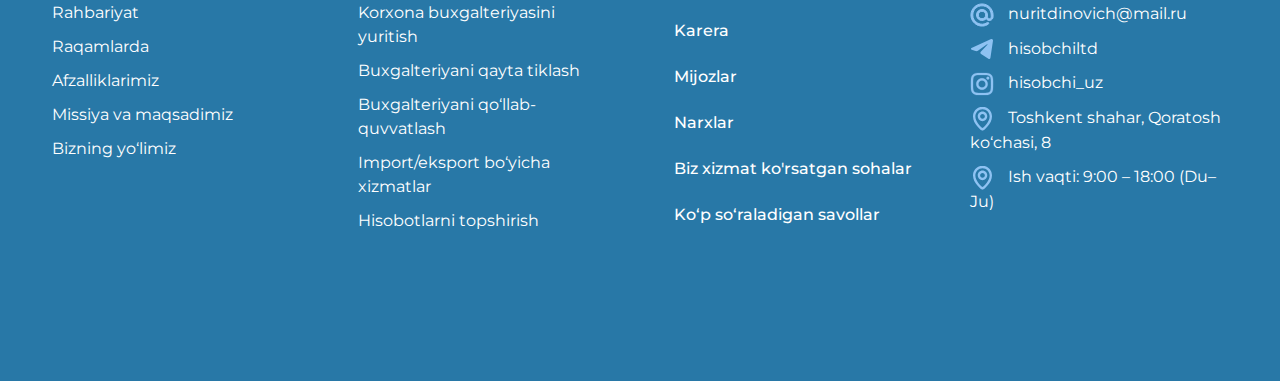
<file: services.html>
<!DOCTYPE html>
<html lang="ru">
<head>
    <meta charset="UTF-8"/>
    <meta name="viewport" content="width=device-width, initial-scale=1"/>
    <title>Hisobchi</title>

    <!-- Bootstrap -->
    <link href="./css/bootstrap.min.css" rel="stylesheet">
    <script src="./js/bootstrap.bundle.min.js"></script>
    <link href="./css/main.css" rel="stylesheet">
    <!-- AOS -->
    <link href="./css/aos.css" rel="stylesheet"/>
    <script src="./js/aos.js"></script>

</head>

<body>
<!-- ======= Navbar ======= -->
<nav class="navbar navbar-expand-lg navbar-bg-white fixed-top">
    <div class="container">
        <a class="navbar-brand fw-bold text-uppercase" href="#">
            <img src="img/logo.svg" class="big-svg" alt="Logo"/>
        </a>
        <button class="navbar-toggler" type="button" data-bs-toggle="collapse" data-bs-target="#navbarNav">
            <span class="navbar-toggler-icon"></span>
        </button>
        <div class="collapse navbar-collapse justify-content-end" id="navbarNav">
            <ul class="navbar-nav">
                <li class="nav-item"><a class="nav-link active" href="#home">Kompaniya haqida</a></li>
                <li class="nav-item"><a class="nav-link" href="#about">Xizmatlar</a></li>
                <li class="nav-item"><a class="nav-link" href="#products">Narxlar</a></li>
                <li class="nav-item"><a class="nav-link" href="#contacts">Blog</a></li>
                <li class="nav-item"><a class="nav-link" href="#contacts">Mijozlar</a></li>
                <li class="nav-item"><a class="nav-link" href="#contacts">Karera</a></li>
                <li class="nav-item"><a class="nav-link" href="#contacts">Kontaktlar</a></li>
            </ul>
        </div>
    </div>
</nav>

<!-- ======= Hero ======= -->
<section id="home" class="service-hero">
    <div class="hero-banner-background">
        <div class="hero-content" data-aos-duration="1000">
            <h1 class="here-main-wh-title" data-aos="fade-right">Xizmatlar</h1>
            <h4 class="lead sub-title" data-aos="fade-up">
                Hisobchi — buxgalteriya hisobini yengillashtirish va tadbirkorlarni ortiqcha tashvishlardan ozod qilish
                uchun yaratilgan kompaniya.
                Biz mijozlarimizga moliyaviy hisob-kitob, soliq va tahlil ishlarini puxta yuritib, ularning biznesini
                rivojlantirishga ko‘maklashamiz
            </h4>
        </div>
    </div>
</section>


<section class="bg-light py-80">
    <div class="container text-center">
        <div class="main-title mb-3">
            <h2 class="display-6 mb-2" data-aos="fade-up">Bizning xizmatlar</h2>
        </div>

        <div class="row g-4">
            <div class="col-md-12" data-aos="fade-right" data-aos-delay="100">
                <div class="card border-0 shadow-sm advantage">
                    <div class="d-flex align-items-center justify-content-center gap-4">
                        <div>
                            <img src="./img/advantages/adv-1.jpg" width="230" alt="adv-1">
                        </div>
                        <div>
                            <h4 class="text-uppercase">Pul</h4>
                            <p>
                                Shtatdagi buxgalterga katta xarajat qilishingiz shart emas.
                                O‘rniga bizdan butun boshli professional jamoani olasiz.
                                Xarajatlaringizni 80% gacha tejash imkoniyati bor.
                            </p>
                        </div>
                    </div>
                </div>

                <div class="card border-0 shadow-sm advantage">
                    <div class="d-flex align-items-center justify-content-center gap-4">
                        <div>
                            <img src="./img/advantages/adv-2.jpg" width="230" alt="adv-1">
                        </div>
                        <div>
                            <h4 class="text-uppercase">BARQARORLIK</h4>
                            <p>
                                Buxgalter ta’tilga chiqsa nima qilasiz? Yoki necha marotaba buxgalter almashtirgansiz?
                                Bizning jamoa ta’tilga chiqmaydi va kasal ham bo‘lmaydi.
                                Kadrlar muammosi – bizning bosh og‘rig‘imiz, sizniki emas.
                            </p>
                        </div>
                    </div>
                </div>

                <div class="card border-0 shadow-sm advantage">
                    <div class="d-flex align-items-center justify-content-center gap-4">
                        <div>
                            <img src="./img/advantages/adv-3.jpg" width="230" height="153" alt="adv-1">
                        </div>
                        <div>
                            <h4 class="text-uppercase">JAVOBGARLIK</h4>
                            <p>
                                Biz xatolarimiz uchun to‘liq moliyaviy javobgarlikni olamiz.
                                Agar hisobotlar vaqtida topshirilmasa yoki xato bilan taqdim qilinsa,
                                qo‘llanilgan jarimalarni o‘z hisobimizdan qoplaymiz.
                            </p>
                        </div>
                    </div>
                </div>

                <div class="card border-0 shadow-sm advantage">
                    <div class="d-flex align-items-center justify-content-center gap-4">
                        <div>
                            <img src="./img/advantages/adv-4.jpg" width="230" alt="adv-1">
                        </div>
                        <div>
                            <h4 class="text-uppercase">HIMOYA</h4>
                            <p>
                                Har bir mijoz bilan buxgalterlar, soliq bo‘yicha maslahatchilar va yuristlardan iborat
                                jamoa ishlaydi. Tajribamiz turli sohalarni qamrab olgani bois, har bir
                                masalani keng qamrovda ko‘rib chiqamiz.
                            </p>
                        </div>
                    </div>
                </div>

                <div class="card border-0 shadow-sm advantage">
                    <div class="d-flex align-items-center justify-content-center gap-4">
                        <div>
                            <img src="./img/advantages/adv-7.jpg" width="230" alt="adv-1">
                        </div>
                        <div>
                            <h4 class="text-uppercase">SOLIQ</h4>
                            <p>
                                Kompaniyangizni ortiqcha soliq yukidan xalos qilamiz.
                                Imtiyoz va chegirmalardan to‘g‘ri foydalanishingiz uchun yo‘l ko‘rsatamiz – qonuniy,
                                aniq va foydali tarzda.
                            </p>
                        </div>
                    </div>
                </div>
            </div>
        </div>
    </div>
</section>


<section class="services-section py-80 bg-white">
    <div class="container">

        <div class="main-title mb-3">
            <h2 class="display-6 mb-5" data-aos="fade-up">Biz xizmat ko‘rsatgan sohalar</h2>
        </div>

        <!-- 1. Открытый блок -->

        <div class="service-block open">
            <div class="service-header">
                <h5>Xizmat ko‘rsatish</h5>
            </div>

            <div class="service-content preview">
                <ul>
                    <li>Qishloq xo‘jalik mahsulotlari bozori</li>
                    <li>Qurilish mollari bozori</li>
                    <li>Mehmonxona xizmat</li>
                    <li>Qurilish xizmati</li>
                    <li>Dasturiy ta’minot xizmati</li>
                    <li>Xususiy klinika xizmati</li>
                    <li>Realtorlik xizmati</li>
                    <li>Ventilyatsiya tizimlarini o‘rnatish xizmati</li>
                    <li>O‘quv markaz xizmati</li>
                    <li>Mexmonxona xizmati</li>
                    <li>Bino va texnikalar ijarasi</li>
                    <li>Sertifikatlash xizmati</li>
                    <li>Sartaroshxona xizmati</li>
                    <li>Loyihalash xizmati</li>
                    <li>Tashqi reklama agentligi</li>
                    <li>Taksi xizmati</li>
                    <li>Gaz balon o‘rnatish va ijaraga berish xizmati</li>
                </ul>

                <!-- градиент поверх текста -->
                <div class="fade-overlay"></div>
            </div>

            <div class="service-icons">
                <img src="img/svg/gourmet.png" alt="">
                <img src="img/svg/user-pizza-delivery.svg"  alt="">
                <img src="img/svg/holding-hand-delivery.svg" alt="">
                <img src="img/svg/builder.svg" alt="">
                <img src="img/svg/chatbot-speech-bubble.svg" alt="">
                <img src="img/svg/shipping-fast.svg" alt="">
            </div>
        </div>

        <div class="service-block closed">
            <div class="service-header">
                <h5>Savdo</h5>
            </div>

            <div class="service-content preview">
                <ul>
                    <li>Qandolat maxsulotlari eksporti</li>
                    <li>Dori importi va ulgurji savdosi</li>
                    <li>Shovrum shaklidagi distributsiya</li>
                    <li>Ulgurji oziq-ovqat mahsulotlari tarqatish</li>
                    <li>Oziq-ovqat maxsulotlar ulgurji do’koni</li>
                    <li>Ulgurji shaklida qurilish maxsulotlari sotuv</li>
                    <li>Chakana shaklida mijozlarga oziq-ovqat maxsulotlar tarqatish</li>
                    <li>Oziq-ovqat maxsulotlar chakana do’koni</li>
                    <li>Dorixona chakana savdo</li>
                </ul>

                <!-- градиент поверх текста -->
                <div class="fade-overlay"></div>
            </div>

            <div class="service-icons">
                <img src="img/svg/gourmet.png" alt="">
                <img src="img/svg/user-pizza-delivery.svg"  alt="">
                <img src="img/svg/holding-hand-delivery.svg" alt="">
                <img src="img/svg/builder.svg" alt="">
                <img src="img/svg/chatbot-speech-bubble.svg" alt="">
                <img src="img/svg/shipping-fast.svg" alt="">
            </div>
        </div>

        <div class="service-block closed">
            <div class="service-header">
                <h5>Umumiy ovqatlanish</h5>
            </div>

            <div class="service-content preview">
                <ul>
                    <li>Restoran to’yxona</li>
                    <li>Oilaviy ovqatlanish kafesi</li>
                    <li>Choyxona</li>
                    <li>Muzqaymoq kafesi</li>
                </ul>

                <!-- градиент поверх текста -->
                <div class="fade-overlay"></div>
            </div>

            <div class="service-icons">
                <img src="img/svg/gourmet.png" alt="">
                <img src="img/svg/user-pizza-delivery.svg"  alt="">
                <img src="img/svg/holding-hand-delivery.svg" alt="">
                <img src="img/svg/builder.svg" alt="">
                <img src="img/svg/chatbot-speech-bubble.svg" alt="">
                <img src="img/svg/shipping-fast.svg" alt="">
            </div>
        </div>


        <div class="service-block closed">
            <div class="service-header">
                <h5>Savdo</h5>
            </div>

            <div class="service-content preview">
                <ul>
                    <li>Qandolat mahsulotlari eksporti</li>
                    <li>Dori importi va ulgurji savdosi</li>
                    <li>Shovrum shaklidagi distributsiya</li>
                    <li>Ulgurji oziq-ovqat mahsulotlari tarqatish</li>
                </ul>

                <!-- градиент поверх текста -->
                <div class="fade-overlay"></div>
            </div>

            <div class="service-icons">
                <img src="img/svg/gourmet.png" alt="">
                <img src="img/svg/user-pizza-delivery.svg"  alt="">
                <img src="img/svg/holding-hand-delivery.svg" alt="">
                <img src="img/svg/builder.svg" alt="">
                <img src="img/svg/chatbot-speech-bubble.svg" alt="">
                <img src="img/svg/shipping-fast.svg" alt="">
            </div>
        </div>

        <div class="service-block closed">
            <div class="service-header">
                <h5>Ishlab chiqarish</h5>
            </div>

            <div class="service-content preview">
                <ul>
                    <li>Eshik va romlar ishlab chiqarish</li>
                    <li>Ferma go’sht ishlab chiqarish</li>
                    <li>Ferma sut ishlab chiqarish</li>
                    <li>Yelim xaltalar ishlab chiqarish</li>
                    <li>Kimyoviy moddalar ishlab chiqarish</li>
                    <li>Qandolat maxsulotlarini ishlab chiqarish</li>
                    <li>Tekstil maxsulotlarini ishlab chiqarish</li>
                    <li>Temir uskunalar ishlab chiqarish</li>
                    <li>Biogoms ishlab chiqarish</li>
                    <li>Energetik ichimliklar ishlab chiqarish</li>
                    <li>Taklifnoma ishlab chiqarish</li>
                    <li>Tumacha ishlab chiqarish</li>
                    <li>Zargarlik buyumlarini ishlab chiqarish</li>
                </ul>

                <!-- градиент поверх текста -->
                <div class="fade-overlay"></div>
            </div>

            <div class="service-icons">
                <img src="img/svg/gourmet.png" alt="">
                <img src="img/svg/user-pizza-delivery.svg"  alt="">
                <img src="img/svg/holding-hand-delivery.svg" alt="">
                <img src="img/svg/builder.svg" alt="">
                <img src="img/svg/chatbot-speech-bubble.svg" alt="">
                <img src="img/svg/shipping-fast.svg" alt="">
            </div>
        </div>

        <div class="service-block closed">
            <div class="service-header">
                <h5>Notijoriy faoliyat</h5>
            </div>

            <div class="service-content preview">
                <ul>
                    <li>Xayriya fondi</li>
                    <li>Energetik ichimliklar uyushmasi</li>
                    <li>Uy-joy kommunal xizmatlar shirkati</li>
                </ul>

                <!-- градиент поверх текста -->
                <div class="fade-overlay"></div>
            </div>

            <div class="service-icons">
                <img src="img/svg/gourmet.png" alt="">
                <img src="img/svg/user-pizza-delivery.svg"  alt="">
                <img src="img/svg/holding-hand-delivery.svg" alt="">
                <img src="img/svg/builder.svg" alt="">
                <img src="img/svg/chatbot-speech-bubble.svg" alt="">
                <img src="img/svg/shipping-fast.svg" alt="">
            </div>
        </div>

    </div>
</section>


<!-- ======= Footer ======= -->
<footer id="contacts" class="py-4 text-center">
    <div class="container">
        <div class="d-flex gap-5">
            <div>
                <h5 class="mb-3">Kompaniya haqida</h5>
                <ul class="list-unstyled">
                    <li>Kompaniya haqida</li>
                    <li>Rahbariyat</li>
                    <li>Raqamlarda</li>
                    <li>Afzalliklarimiz</li>
                    <li>Missiya va maqsadimiz</li>
                    <li>Bizning yo‘limiz</li>
                </ul>
            </div>
            <div>
                <h5 class="mb-3">Xizmatlar</h5>
                <ul class="list-unstyled">
                    <li>Yangi korxona ochish</li>
                    <li>Korxona buxgalteriyasini yuritish</li>
                    <li>Buxgalteriyani qayta tiklash</li>
                    <li>Buxgalteriyani qo‘llab-quvvatlash</li>
                    <li>Import/eksport bo‘yicha xizmatlar</li>
                    <li>Hisobotlarni topshirish</li>
                </ul>
            </div>
            <div>
                <h5 class="mb-3">Foydali sahifalar</h5>
                <ul class="list-unstyled">
                    <li><a href="#" class="nav-link">Blog</a></li>
                    <li><a href="#" class="nav-link">Karera</a></li>
                    <li><a href="#" class="nav-link">Mijozlar</a></li>
                    <li><a href="#" class="nav-link">Narxlar</a></li>
                    <li><a href="#" class="nav-link">Biz xizmat ko'rsatgan sohalar</a></li>
                    <li><a href="#" class="nav-link">Ko‘p so‘raladigan savollar</a></li>
                </ul>
            </div>
            <div>
                <h5 class="mb-3">Kontaktlar</h5>
                <ul class="list-unstyled">
                    <li>
                        <img src="img/svg/bx_bx-phone.svg" width="24" height="24" alt="phone">
                        +998 99 830 02 05
                    </li>
                    <li>
                        <img src="img/svg/at.svg" width="24" height="24" alt="phone">
                        nuritdinovich@mail.ru
                    </li>
                    <li>
                        <img src="img/svg/tg.svg" width="24" height="24" alt="phone">
                        hisobchiltd
                    </li>
                    <li>
                        <img src="img/svg/insta.svg" width="24" height="24" alt="phone">
                        hisobchi_uz
                    </li>
                    <li>
                        <img src="img/svg/location.svg" width="24" height="24" alt="phone" class="mr-2">
                        Toshkent shahar, Qoratosh ko‘chasi, 8
                    </li>
                    <li>
                        <img src="img/svg/location.svg" width="24" height="24" alt="phone" class="mr-2">
                        Ish vaqti: 9:00 – 18:00 (Du–Ju)
                    </li>
                </ul>
            </div>
            <div></div>
        </div>
    </div>
</footer>

<script>
    AOS.init({
        once: true,
        offset: 100,
        duration: 800
    });

    document.addEventListener("DOMContentLoaded", () => {
        const headers = document.querySelectorAll(".accordion-header");

        headers.forEach((header, index) => {
            const content = header.nextElementSibling;
            const icon = header.querySelector(".accordion-icon");
            if (index === 0) {
                content.classList.add("show");
                content.style.maxHeight = content.scrollHeight + "px";
                icon.textContent = "−";
                icon.classList.add("open");
            }

            header.addEventListener("click", () => {
                headers.forEach(h => {
                    const c = h.nextElementSibling;
                    const i = h.querySelector(".accordion-icon");
                    if (h !== header) {
                        c.classList.remove("show");
                        c.style.maxHeight = null;
                        i.textContent = "+";
                        i.classList.remove("open");
                    }
                });

                const isOpen = content.classList.contains("show");
                if (isOpen) {
                    content.classList.remove("show");
                    content.style.maxHeight = null;
                    icon.textContent = "+";
                    icon.classList.remove("open");
                } else {
                    content.classList.add("show");
                    content.style.maxHeight = content.scrollHeight + "px";
                    icon.textContent = "−";
                    icon.classList.add("open");
                }
            });
        });
    });

    window.addEventListener("scroll", () => {
        const navbar = document.querySelector(".navbar");
        if (window.scrollY > 50) {
            navbar.classList.add("scrolled");
        } else {
            navbar.classList.remove("scrolled");
        }
    });

    document.querySelectorAll('.service-block').forEach(block => {
        block.addEventListener('click', () => {

            const content = block.querySelector('.service-content');

            // ОТКРЫТИЕ
            if (block.classList.contains('closed')) {

                // ставим текущую высоту для плавности
                content.style.maxHeight = content.scrollHeight + "px";

                block.classList.remove('closed');
                block.classList.add('open');

                content.classList.remove('preview');

                setTimeout(() => {
                    content.style.maxHeight = "1000px"; // фиксируем для дальнейшей прокрутки
                }, 300);
            }

            // ЗАКРЫТИЕ
            else if (block.classList.contains('open')) {

                // плавно закрываем
                content.style.maxHeight = content.scrollHeight + "px";
                setTimeout(() => {
                    content.style.maxHeight = "85px";
                }, 10);

                block.classList.remove('open');
                block.classList.add('closed');

                content.classList.add('preview');
            }
        });
    });

</script>
</body>
</html>
</file>
<file: css/main.css>
@import url('https://fonts.googleapis.com/css2?family=Montserrat:wght@400;600;800&display=swap');


.container {
    max-width: 1200px;
}

html {
    scroll-behavior: smooth;
}

body {
    font-family: 'Montserrat', sans-serif;
    overflow-x: hidden;
}

.language-dropdown {
    position: relative;
    margin-left: 20px;
    cursor: pointer;
}

.lang-toggle {
    display: flex;
    align-items: center;
    gap: 6px;
    font-weight: 600;
    color: #444;
}

.lang-flag {
    width: 28px;
    height: 20px;
    border-radius: 3px;
}

/* Dropdown menu */
.lang-menu {
    position: absolute;
    top: 40px;
    right: 0;
    width: 180px;
    background: #fff;
    padding: 14px 18px;
    border-radius: 10px;
    box-shadow: 0 4px 18px rgba(0, 0, 0, 0.12);
    display: none;
    animation: fadeIn .15s ease;
    z-index: 999;
}

.lang-option {
    display: flex;
    align-items: center;
    gap: 10px;
    padding: 8px 0;
    cursor: pointer;
}

.lang-option img {
    width: 26px;
    height: 18px;
    border-radius: 3px;
}

.lang-option span {
    font-size: 16px;
    color: #555;
}

.lang-option:hover span {
    color: #000;
}

/* Анимация */
@keyframes fadeIn {
    from {
        opacity: 0;
        transform: translateY(5px);
    }
    to {
        opacity: 1;
        transform: translateY(0);
    }
}


/* ==== HERO ==== */
.hero {
    background: url("../img/main-banner.jpg") center center no-repeat;
    background-size: cover;
    height: 100dvh;
    color: #fff;
    position: relative;
    display: flex;
    align-items: center;
}

.hero {
    background-attachment: scroll; /* гарантия */
    background-repeat: no-repeat;
    background-position: center;
    background-size: cover;
    overflow: hidden;
}

.hero::before {
    content: "";
    position: absolute;
    inset: 0;
    background: rgb(187 218 252 / 14%);
}

.hero-content {
    position: relative;
    z-index: 2;
}

.hero-section {
    min-height: 100vh;
    color: #fff;
    position: relative;
    display: flex;
    align-items: center;
    justify-content: center;
}

.about-hero-bg {
    background: url("../img/about-banner.png") center center no-repeat;
    background-size: cover;
}

.service-hero-bg {
    background: url("../img/service-banner.jpg") center center no-repeat;
    background-size: cover;
}

.prices-hero-bg {
    background: url("../img/prices-bg.jpg") center center no-repeat;
    background-size: cover;
}

.blog-hero-bg {
    background: url("../img/blog-banner.jpg") center center no-repeat;
    background-size: cover;
}

.partners-hero-bg {
    background: url("../img/partners-banner.jpg") center center no-repeat;
    background-size: cover;
}

.career-hero-bg {
    background: url("../img/career-banner.jpg") center center no-repeat;
    background-size: cover;
}

.contact-hero-bg {
    background: url("../img/contact-banner.jpg") center center no-repeat;
    background-size: cover;
}

.hero-banner-background {
    background-color: #00000080;
    width: 100%;
    padding-top: 50px;
    padding-bottom: 100px;
    margin-top: 50px;
}

/* Desktop: скрываем mobile-lang */
.mobile-lang {
    display: none;
}

/* Иконки языка */
.mobile-lang .lang-toggle {
    display: flex;
    align-items: center;
    gap: 6px;
    cursor: pointer;
}

.mobile-lang .lang-flag {
    width: 26px;
    height: 18px;
}

.mobile-lang .lang-menu {
    position: absolute;
    top: 60px;
    right: 20px;
    width: 150px;
    background: #fff;
    padding: 12px 16px;
    box-shadow: 0 4px 15px rgba(0, 0, 0, 0.15);
    border-radius: 8px;
    display: none;
}

.navbar-toggler.opened {
    width: 100%;
    height: 42px;
    display: flex;
    align-items: center;
    justify-content: center;
    padding: 0;
    margin: 0;
}

@media (max-width: 992px) {
    .hero {
        background-attachment: scroll !important;
        background-position: center top !important;
    }
}

/* Мобильная адаптация */
@media (max-width: 992px) {

    .navbar-collapse.show ~ .mobile-lang,
    .mobile-lang.hide-on-open {
        display: none !important;

    }

    .navbar .container {
        display: flex;
        justify-content: space-between;
        align-items: center;
    }

    .mobile-lang {
        order: 1;
        margin-right: 10px;
        display: flex;
        align-items: center;
        gap: 6px;
    }

    .navbar-toggler {
        order: 2;
    }

    /* Скрываем dropdown в самом меню */
    .language-dropdown {
        display: none !important;
    }

    .here-main-title {
        font-size: 30px !important;
    }

    .main-title h2 {
        font-size: 30px !important;
    }

    /* Показываем мобильный */
    .mobile-lang {
        display: flex;
        align-items: center;
        gap: 6px;
        margin-right: 12px;
        position: relative;
    }

    .mobile-lang .lang-menu {
        top: 23px;
        right: -3px;
    }

    /* Расположение: язык + бургер в одну линию */
    .navbar .container {
        display: flex;
        align-items: center;
        justify-content: space-between;
    }

    /* Контейнер кнопок справа */
    .navbar-toggler {
        order: 2;
    }

    .mobile-lang {
        order: 1;
    }

    /* Блок справа из двух элементов */
    .navbar-toggler, .mobile-lang {
        display: flex;
        align-items: center;
    }

    .hero-content {
        top: -170px
    }

    .lead {
        text-align: center !important;
    }

    .hero {
        height: 950px;
    }
}

@media (max-width: 431px) {
    .hero {
        /*min-height: 123vh;*/
    }
}

@media (max-width: 415px) {
    .hero {
        /*min-height: 123vh;*/
    }
}

@media (max-width: 391px) {
    .hero {
        /*min-height: 113vh;*/
    }
}

@media (max-width: 376px) {
    .hero {
        /*min-height: 146vh;*/
    }
}

@media (max-width: 361px) {
    .hero {
        /*min-height: 135vh;*/
    }
}

@media (max-width: 992px) {
    .navbar-expand-lg {

    }

    .mobile-st {
        position: absolute !important;
        background: #fff;
        top: 470px;
        right: 0;
        margin: 16px;
    }


    /* Каждая карточка — серые отступы + границы снизу */
    .mobile-st .col-md-4 {
        width: 100% !important;
    }

    .here-main-title {
        text-align: center;
    }

    .mobile-st > .col-md-4 > div {
        text-align: left !important;
        border-right: none !important; /* убрать правую линию */
        border-bottom: 1px solid #e5e5e5 !important; /* как в макете */
        border-radius: 0 !important;
        padding: 18px 10px !important;
        border-right: 0 !important;
    }

    .border-right-short::after {
        border-right: none !important;
    }

    /* Фото слева, текст справа */
    .mobile-st .d-flex {
        /*align-items: flex-start !important;*/
        justify-content: flex-start !important;
    }

    /* Заголовок */
    .mobile-st .service-title {
        width: 100% !important;
        margin: 0 0 6px 0 !important;
        font-size: 20px !important;
    }

    /* Текст — на всю ширину */
    .mobile-st .service-text {
        width: 100% !important;
        font-size: 15px !important;
        line-height: 22px !important;
        margin-top: 4px !important;
        text-align: left !important;
    }

    /* Убираем лишние w-75 / w-25 */
    .mobile-st .w-75, .mobile-st .w-25 {
        width: auto !important;
    }

    /* Последнюю карточку без полосы */
    .mobile-st .col-md-4:last-child > div {
        border-bottom: none !important;
    }
}


/* Мобильная версия списка услуг */
@media (max-width: 992px) {

    .service-list-mobile {
        margin-top: 25px;
        padding: 0 20px;
    }

    .service-item-mobile {
        width: 100%;
        padding: 20px 0;
        border-bottom: 1px solid #E5E5E5;
    }

    .service-item-mobile:last-child {
        border-bottom: none;
    }

    .service-title {
        font-size: 20px !important;
        font-weight: 700;
        margin-bottom: 6px;
        text-align: left;
    }

    .service-text {
        font-size: 15px !important;
        line-height: 22px !important;
        text-align: left;
        margin: 0;
    }

    /* Иконка */
    .service-item-mobile img {
        width: 50px !important;
        height: 50px !important;
        flex-shrink: 0;
    }

}

@media (max-width: 700px) {

    /* Скрываем десктопный переключатель языка */
    .language-dropdown {
        display: none !important;
    }

    /* Мобильный язык остаётся */
    .mobile-lang {
        display: flex !important;
        align-items: center;
        gap: 6px;
        position: relative;
        z-index: 9999;
    }

    /* Прячем текст возле флага */
    .lang-toggle span {
        display: none;
    }

    /* Меню при открытии */
    .navbar-collapse.show {
        /*padding-top: 20px;*/
    }
}


@media (max-width: 700px) {
    .hero-section {
        display: none;
    }

    .language-dropdown {
        display: none;
    }

    .language-dropdown {
        z-index: 9999;
        position: absolute;
        top: 28px;
        right: 80px;
    }

    .lang-toggle span {
        display: none;
    }
}

@media (max-width: 1600px) {
    .hero-banner-background {
        padding-top: 10px;
        padding-bottom: 65px;
        margin-top: 140px;
    }
}

.here-main-wh-title {
    margin-bottom: 30px;
    font-weight: 800;
    font-size: 48px;
    line-height: 60px;
    letter-spacing: 0.2px;
    text-align: center;
    color: #fff;
}

.hero-banner-background .sub-title {
    font-weight: 500;
    font-size: 18px;
    line-height: 28px;
    text-align: center; /*  выравниваем по центру */
    color: #fff;
    max-width: 900px;
    margin: 0 auto;
}

.hero-content {
    position: relative;
}

/* Адаптивность */
@media (max-width: 992px) {
    .here-main-wh-title {
        font-size: 38px;
        line-height: 46px;
    }

    .hero-banner-background .sub-title {
        font-size: 16px;
        line-height: 24px;
    }
}

@media (max-width: 576px) {
    .here-main-wh-title {
        font-size: 32px;
        line-height: 40px;
    }
}


.here-main-title {
    font-weight: 800;
    font-size: 58px;
    line-height: 1.2;
    color: #252B42;
}

.here-main-wh-title {
    margin-top: 50px;
    margin-bottom: 50px;
    font-weight: 800;
    font-size: 58px;
    line-height: 80px;
    letter-spacing: 0.2px;
    text-align: center;
    vertical-align: middle;
    color: #fff;
}

.hero-banner-background .sub-title {
    font-weight: 500;
    font-size: 20px;
    line-height: 30px;
    letter-spacing: 0.2px;
    text-align: justify;
    color: #fff;
    max-width: 1200px
}

.lead {
    color: #737373;
    font-size: 20px;
    line-height: 1.6;
}

/* ==== NAVBAR ==== */
.navbar {
    transition: background-color 0.3s ease, box-shadow 0.3s ease;
    background-color: transparent;
}

.navbar-bg-white {
    background-color: #fff;
}

.navbar.scrolled {
    background-color: #ffffff;
    box-shadow: 0 2px 10px rgba(0, 0, 0, 0.1);
}

.sub-title p {
    font-weight: 500;
    font-size: 14px;
    line-height: 20px;
    letter-spacing: 0.2px;
    text-align: center;
    margin-bottom: 5px;
    color: #737373;
}

.nav-link:hover, .nav-link.active {
    color: #252B42 !important;
}

/* ==== ADVANTAGES ==== */
.advantages-section {
    position: absolute;
    left: 50%;
    top: 100%;
    transform: translate(-50%, -50%);
    z-index: 10;
    width: 100%;
    max-width: 1200px;
    box-shadow: 0 8px 15px 0 #0000000D;
}


.service-img img {
    width: 48px;
    height: 48px;
    margin-top: -4px;
}

.service-title {
    font-weight: 700;
    font-size: 24px;
    line-height: 32px;
    letter-spacing: 0.1px;
    color: #252B42;
}

.main-title h2 {
    font-weight: 600;
    font-size: 40px;
    line-height: 57px;
    letter-spacing: 0.2px;
    text-align: center;
    text-transform: uppercase;
    color: #252B42;
}

.border-right-short {
    position: relative;
}

.border-right-short::after {
    content: "";
    position: absolute;
    top: 50%;
    right: 0;
    transform: translateY(-50%);
    height: 120px;
    border-right: 2px solid #bdbdbd70;
}


.work-item h2 {
    font-weight: 700;
    font-size: 40px;
    line-height: 57px;
    letter-spacing: 0.2px;
    text-align: center;
    vertical-align: bottom;
    color: #737373;
    margin-bottom: 0;
}

.work-item h5 {
    font-weight: 700;
    font-size: 16px;
    line-height: 24px;
    letter-spacing: 0.1px;
    color: #252B42;
    text-align: left;
}

.work-item p {
    font-weight: 500;
    font-size: 14px;
    leading-trim: NONE;
    line-height: 20px;
    letter-spacing: 0.2px;
    text-align: justify;
    margin-bottom: 0;
    color: #737373;
}

.work-item ul li {
    font-weight: 500;
    font-size: 14px;
    line-height: 20px;
    letter-spacing: 0.2px;
    text-align: left;
    color: #737373;
}


.service-text {
    color: #737373;
    font-weight: 500;
    font-size: 14px;
    line-height: 20px;
    letter-spacing: 0.2px;
    text-align: left;
    margin-bottom: 0;
    margin-left: 16px;
}

/* ==== SERVICES SECTION ==== */
#services {
    padding-top: 160px;
    padding-bottom: 80px;
}

.second-sections {
    padding-top: 80px;
    padding-bottom: 80px;
}

.second-sections .sub-title {
    font-weight: 500;
    font-size: 14px;
    line-height: 20px;
    letter-spacing: 0.2px;
    margin-right: 20%;
    margin-left: 20%;
}


/* ==== FOOTER ==== */
footer {
    background: #2878a7;
    color: #fff;
}

#how-work .work-div {
    --bs-gutter-y: 3rem;
    --bs-gutter-x: 3rem;
}

/* ==== RESPONSIVE ==== */
@media (max-width: 991px) {

    #how-work .work-div {
        --bs-gutter-y: 0;
        --bs-gutter-x: 0;
    }

    .here-main-title {
        font-size: 38px;
    }

    .lead {
        font-size: 16px;
        text-align: left;
        width: 100% !important;
    }

    .advantages-section {
        position: static;
        transform: none;
        margin-top: -40px;
    }

    .margin-container-20 {
        margin: 0 5%;
    }

    #services {
        padding-top: 60px;
    }

    .lang-menu.show {
        display: block !important;
    }

    .navbar-nav {
        background: #fff;
        text-align: center;
        margin-right: -12px;
        padding: 10px 0;
        /*box-shadow: 0 4px 10px rgba(0, 0, 0, 0.05);*/
        margin-left: -12px;
    }
}

.nav-link {
    margin: 6px 0;
    display: inline-block;
}


@media (max-width: 576px) {
    .hero {
        text-align: center;
        padding: 80px 20px;
    }

    .navbar-brand img {
        height: 28px;
    }

    .service-box {
        padding: 16px;
    }

    .service-title {
        font-size: 18px;
        text-align: left;
    }

    .service-text {
        font-size: 14px;
    }

    .border-right-short::after {
        display: none; /* убираем разделители для мобильных */
    }

    .advantages-section {
        margin-top: 0;
    }

    .big-svg {
        width: 120px;
        height: 60px;
    }


}

b {
    font-weight: 600;
}

.text-left {
    text-align: left;
}

.text-right {
    text-align: right;
}

.text-center {
    text-align: center;
}

.big-svg {
    width: 158px;
    height: 80px;
}

.advantage h4 {
    font-weight: 700;
    font-size: 16px;
    line-height: 24px;
    letter-spacing: 0.1px;
    text-align: left;
    text-transform: uppercase;
}

.advantage {
    margin-top: 1.8rem;
    margin-bottom: 1.8rem;
}

.advantage p {
    font-weight: 500;
    font-size: 14px;
    line-height: 20px;
    letter-spacing: 0.2px;
    text-align: left;
    color: #737373;
}

/* === Адаптив для преимуществ === */
@media (max-width: 992px) {

    .advantage .d-flex {
        flex-direction: column !important; /*  Картинка сверху, текст снизу */
        text-align: center;
    }

    .advantage img {
        width: 100% !important; /*  Фото растягивается по ширине */
        max-width: 350px; /* ограничиваем чтобы не было огромным */
        height: auto !important;
    }

    .advantage h4 {
        margin-top: 15px;
    }

    .advantage p {
        padding: 0 10px;
    }
}

@media (max-width: 768px) {

    .advantage .d-flex {
        gap: 20px !important; /* немного меньше расстояние */
    }

    .advantage img {
        max-width: 280px;
    }

    .advantage h4 {
        margin-top: 0;
        margin-bottom: 20px;
        margin-left: 20px;
        font-size: 20px;
    }

    .advantage p {
        margin-left: 10px;
    }
}

@media (max-width: 576px) {

    .advantage img {
        max-width: 100%;
    }

    .advantage p {
        font-size: 15px;
        line-height: 22px;
    }
}


@media (max-width: 768px) {

    /* Общий контейнер — карточка */
    .work-item {
        flex-direction: column !important;
        align-items: flex-start !important;
        gap: 14px !important;

        border: 1px solid #e5e5e5;
        padding: 18px;
        width: 100%;
        position: relative;
    }

    /* === ВЕРХНЯЯ ЛИНИЯ (Заголовок + icon-num) === */
    .work-item .top-line {
        display: flex !important;
        justify-content: space-between !important;
        align-items: center !important;
        width: 100%;
    }

    /* Заголовок переносим в top-line */
    .work-item h5 {
        margin: 0 !important;
        font-size: 18px !important;
        text-align: left !important;
        order: -1 !important; /* <-- магия: поднимает вверх */
    }

    /* Icon + number */
    .work-item .icon-num {
        display: flex !important;
        align-items: center !important;
        gap: 8px !important;
        margin-left: auto !important;
        order: -1; /* <-- поднимаем рядом с заголовком */
    }

    .work-item .icon-num img {
        width: 38px !important;
        height: 38px !important;
    }

    .work-item .icon-num h2 {
        font-size: 20px !important;
        margin: 0 !important;
    }

    /* Текст ниже */
    .work-item p,
    .work-item ul li {
        text-align: left !important;
        font-size: 15px !important;
        line-height: 22px !important;
        margin: 0 !important;
    }

}

@media (max-width: 768px) {

    /* делаем карточку контекстом для абсолютного позиционирования */
    .work-item {
        position: relative !important;
        padding: 18px !important; /* общий внутренний отступ */
        border: 1px solid #e5e5e5;
        /*border-radius: 10px;*/
        box-sizing: border-box;
    }

    /* Заголовок — абсолютом, слева сверху */
    .work-item h5 {
        position: absolute !important;
        top: 25px !important;
        left: 18px !important;
        right: 120px !important; /* резервируем место справа для icon-num */
        margin: 0 !important;
        font-size: 14px !important;
        text-align: left !important;
        background: transparent;
        z-index: 5;
    }

    /* Icon + номер — абсолютом, справа сверху */
    .work-item .icon-num {
        position: absolute !important;
        top: 8px !important;
        right: 14px !important;
        display: flex !important;
        align-items: center !important;
        gap: 8px !important;
        z-index: 6;
    }

    .work-item .icon-num img {
        width: 38px !important;
        height: 38px !important;
    }

    .work-item .icon-num h2 {
        margin: 0 !important;
        font-size: 20px !important;
    }

    /* Сдвигаем основной текст вниз — чтобы не налезал под заголовок/иконку */
    .work-item > div:last-child,
    .work-item p,
    .work-item ul {
        margin-top: 10px !important; /* подгоняй по высоте заголовка/иконки */
    }

    /* Для очень длинных заголовков — перенос по строкам и уменьшение размера */
    .work-item h5 {
        white-space: normal !important;
        overflow: visible !important;
    }
}

@media (max-width: 768px) {

    /* Серый фон для верхней части */
    .work-item::before {
        content: "";
        position: absolute;
        top: 0;
        left: 0;
        right: 0;
        height: 70px; /* подогнать по высоте нужной области */
        background: #F3F3F3; /* светло-серый фон */
        z-index: 1;
    }

    /* Чтобы текстовые элементы были поверх фона */
    .work-item h5,
    .work-item .icon-num {
        position: relative;
        z-index: 2;
    }

    /* Делаем карточку контейнером */
    .work-item {
        position: relative !important;
        padding-top: 70px !important; /* подгоняем, чтобы текст не лез под фон */
        border: 1px solid #e5e5e5;
    }
}


.bg-light {
    background: #F3F3F3 !important;
}

.bg-white {
    background: #FAFAFA !important;
}

.bg-gradient {
    background: linear-gradient(270deg, #FBE7F3 -1.04%, #E6EDF3 100%) !important;
}

.accordion-header {
    cursor: pointer;
    transition: background-color 0.3s ease;
    background-color: #ffffff;

}

.accordion-header:hover {
    background-color: #ffffffcf;
}

.accordion-content {
    max-height: 0;
    overflow: hidden;
    transition: max-height 0.4s ease, opacity 0.4s ease;
    opacity: 0;
    background: #ffffff;
}

.accordion-content.show {
    opacity: 1;
}

.accordion-content p {
    font-weight: 500;
    font-size: 14px;
    line-height: 20px;
    letter-spacing: 0.2px;
    text-align: left;
    margin-left: 15px;
    color: #737373;
    margin-bottom: 5px;
}

.accordion-icon {
    font-size: 40px;
    font-weight: 100;
    transition: transform 0.3s ease, color 0.3s ease;
    /*font-weight: bold;*/
}

.accordion-icon.open {
    transform: rotate(180deg);
    color: #007bff;
}

.accordion-title {
    font-weight: 700;
    font-size: 16px;
    leading-trim: NONE;
    line-height: 24px;
    letter-spacing: 0.1px;
    color: #252B42;
}

#sponsor {
    margin-top: 100px;
    margin-bottom: 100px;
}

#contacts h5 {
    font-weight: 700;
    font-size: 16px;
    margin-bottom: 20px;
    line-height: 24px;
    letter-spacing: 0.1px;
    color: #fff;
    text-align: left;
}

#contacts ul li {
    list-style: none;
    margin-bottom: 10px;
    text-align: left;
}

#contacts .nav-link {
    color: #ffffff !important;
    font-weight: 500;
    margin-left: 10px;
}

#contacts .nav-link:hover, .nav-link.active {
    color: #252B42 !important;
}

#contacts .list-unstyled img {
    margin-right: 10px;
}


/* Общий контейнер */
.team-section {
    padding: 40px 0;
}

/* Сетка */
.team-grid {
    display: grid;
    grid-template-columns: repeat(4, 1fr);
    gap: 25px;
}

/* Карточка */
.team-card {
    background: #fff;
    overflow: hidden;
    box-shadow: 0 4px 18px rgba(0, 0, 0, 0.08);
    transition: transform .2s;
}

.team-card:hover {
    transform: translateY(-5px);
}

/* Верхняя часть карточки */
.team-card-top {
    height: 200px;
    display: flex;
    align-items: center;
    justify-content: center;
}

/* Аватар */
.avatar {
    background-image: url("../img/svg/Frame-15.svg");
    background-repeat: no-repeat;
    background-position: center;
    background-size: 60%;
    width: 100%;
    aspect-ratio: 1 / 1;
    border-radius: 50%;
    margin: 0 auto;
}


/* Нижняя часть карточки */
.team-card-bottom {
    padding: 20px;
    text-align: left;
}

.team-name {
    font-weight: 700;
    font-size: 16px;
    line-height: 24px;
    letter-spacing: 0.1px;
    margin: 0 0 6px;
    color: #1b1c1e;
}

.team-position {
    font-size: 14px;
    color: #5e6065;
    margin: 0;
}

/*  Адаптивность */
@media (max-width: 992px) {
    .team-grid {
        grid-template-columns: repeat(2, 1fr);
    }
}

@media (max-width: 576px) {
    .team-grid {
        grid-template-columns: repeat(2, 1fr);
    }

    .team-card {
        max-width: 300px;
        margin: 0 auto;
    }
}


.stats-section {
    background: #1f6d97;
    padding: 70px 20px;
    text-align: center;
    color: #fff;
}

.stats-title {
    font-size: 32px;
    font-weight: 700;
    margin-bottom: 50px;
}

/* Сетка */
.stats-grid {
    display: grid;
    grid-template-columns: repeat(3, 1fr);
    gap: 30px;
    max-width: 1060px;
    margin: 0 auto;
    place-items: center;
}

/* Карточка */
.stat-card {
    background: #e8edf7;
    width: 330px;
    height: 233px;
    padding: 30px 25px;
    text-align: center;
    display: flex;
    flex-direction: column;
    justify-content: center;
    margin: 0 auto;
}

.stat-icon {
    width: 50px;
    display: block;
    margin: 0 auto 20px auto;
}

.stat-number {
    font-size: 32px;
    font-weight: 800;
    color: #163047;
    margin: 0;
}

.stat-text {
    font-size: 14px;
    color: #505a65;
    margin-top: 10px;
    font-weight: 600;
}

/* Адаптивность */
@media (max-width: 992px) {
    .stats-grid {
        grid-template-columns: repeat(2, 1fr);
    }
}

@media (max-width: 576px) {
    .stats-grid {
        grid-template-columns: repeat(1, 1fr);
    }

    .stat-card {
        max-width: 330px;
        margin: 0 auto;
    }
}

footer {
    /*background: #f5f7fa;*/
    text-align: center;
}

footer .d-flex {
    flex-wrap: wrap;
    justify-content: center;
}

footer .d-flex > div {
    min-width: 220px;
    margin-bottom: 30px;
    flex: 1;
}

footer ul li {
    margin-bottom: 8px;
}

footer img {
    margin-right: 8px;
}

/*  Планшеты (2 колонки) */
@media (max-width: 992px) {
    footer .d-flex {
        gap: 30px;
    }

    footer .d-flex > div {
        flex: 0 0 calc(50% - 30px);
    }
}

@media (max-width: 576px) {
    footer .d-flex > div {
        flex: 0 0 100%;
        text-align: left;
    }
}

.py-50 {
    padding-top: 50px;
    padding-bottom: 50px;
}

.py-80 {
    padding-top: 80px;
    padding-bottom: 80px;
}

.way-div {
    display: flex;
    flex-direction: row;
    align-items: center; /* центрируем картинку по высоте текста */
    gap: 40px; /* расстояние между текстом и картинкой */
}

/* Заголовок */
.way-div h2 {
    font-weight: 700;
    font-size: 40px;
    line-height: 57px;
    letter-spacing: 0.2px;
    color: #252B42;
    margin-bottom: 35px;
}

/* Текст */
.way-div p {
    font-weight: 500;
    font-size: 14px;
    line-height: 22px;
    /*text-align: justify;*/
    letter-spacing: 0.2px;
    color: #252B42;
    margin-bottom: 0;
}


/* ========================== */
/*  Адаптивность */
/* ========================== */

@media (max-width: 992px) {
    .way-div {
        flex-direction: column; /*  На планшетах — колонка */
        text-align: center;
    }

    .way-div h2 {
        text-align: center;
        margin-bottom: 20px;
    }

    .way-div p {
        text-align: center;
    }

    .way-div .w-25,
    .way-div .w-75 {
        width: 100% !important; /* Колонки становятся 100% шириной */
    }

    .way-div img {
        margin-bottom: 25px; /* расстояние от картинки */
    }
}

.service-block.closed .service-content.preview {
    max-height: 85px; /* превью высота */
    transition: max-height 0.35s ease;
}

/* Блоки */
.service-block {
    background: #ffffff;
    border-radius: 8px;
    border: 1px solid #eee;
    margin-bottom: 5px;
    position: relative;
    cursor: pointer;
    transition: padding 0.35s ease, background 0.3s ease;
}

/* закрытый — полупрозрачный фон */
.service-block.closed {
    /*background: rgba(255, 255, 255, 0.15) !important;*/
}

.service-content {
    overflow: hidden;
    max-height: 0;
    transition: max-height 0.35s ease;
}

/* Контент */
.service-content ul {
    padding-left: 25px;
}

.service-content ul li {
    font-weight: 500;
    font-size: 14px;
    leading-trim: NONE;
    line-height: 20px;
    letter-spacing: 0.2px;
    text-align: justify;
    color: #737373;

}

/* --- PREVIEW СОСТОЯНИЕ --- */
.service-content.preview {
    max-height: 85px; /* показываем только 3–4 пункта */
    overflow: hidden;
    position: relative;
}

/* Прозрачный верхний градиент */
.fade-overlay {
    position: absolute;
    bottom: 0;
    left: 0;
    right: 0;
    height: 40px;
    background: linear-gradient(
            to bottom,
            rgba(255, 255, 255, 0) 0%,
            rgba(255, 255, 255, .85) 100%
    );
    pointer-events: none;
}

/* Открытый блок */
.service-block.open .service-content.preview {
    max-height: 1000px; /* достаточно большое значение */
}

.service-block.open {
    padding: 25px 30px; /* полный padding */
}

.service-block.open .fade-overlay {
    display: none;
}

/* Иконки справа */
.service-icons {
    position: absolute;
    right: 40px;
    top: 44px;
    opacity: 0.08;
    display: flex;
    gap: 30px;
}


.service-block.closed {
    padding: 25px 20px 0 30px !important;
}

.service-header h5 {
    font-weight: 700;
    font-size: 16px;
    line-height: 24px;
    letter-spacing: 0.1px;
    color: #252B42;
}

.category-table-section {
    padding: 40px 0;
}

.category-table {
    width: 100%;
    border-collapse: collapse;
    background: #fff;
    border-radius: 6px;
    overflow: hidden;
    box-shadow: 0 10px 20px rgba(0, 0, 0, 0.05);
}

/* Верхняя строка */
.category-table thead th {
    background: #F5F5F5;
    padding: 18px 20px;
    font-size: 14px;
    font-weight: 700;
    text-transform: uppercase;
    text-align: center;
    color: #32394a;
}

.category-table thead th span {
    font-weight: 500;
    font-size: 16px;
    leading-trim: NONE;
    line-height: 24px;
    letter-spacing: 0.1px;
    text-align: center;
    text-transform: none;
    vertical-align: middle;
    color: #737373;
}

/* Обычные строки */
.category-table tbody td {
    padding: 18px 20px;
    color: #252B42;
    border-top: 1px solid #eee;
    font-weight: 500;
    font-size: 16px;
    line-height: 24px;
    letter-spacing: 0.1px;
}

/* Полосатость как на скрине */
.category-table tbody tr:nth-child(even) {
    background: #f5f5f51c;
}

/* Адаптив */
@media (max-width: 768px) {
    .category-table {
        font-size: 13px;
    }

    .category-table thead th,
    .category-table tbody td {
        padding: 14px 12px;
    }
}

@media (max-width: 576px) {
    .category-table {
        font-size: 12px;
    }

    .category-table-section {
        overflow-x: auto;
    }

    .category-table {
        min-width: 650px; /* горизонтальный скролл на мобильных */
    }
}

.table-bg-light {
    background: #f5f5f54f;
    font-weight: 700;
    text-align: left;
}

.table-bg-main {
    background: #F5F5F5;
    font-weight: 700;
    text-align: left;
}


.articles-section {
    padding: 50px 0;
}

.article-card {
    background: #ffffff;
    border-radius: 6px;
    padding: 10px 10px 0 10px;
    margin-bottom: 40px;
    box-shadow: 0px 4px 20px rgba(0, 0, 0, 0.05);
}

.article-title {
    font-weight: 700;
    font-size: 16px;
    line-height: 24px;
    letter-spacing: 0.1px;
    vertical-align: middle;
    text-transform: uppercase;
    color: #1c2235;
    margin-bottom: 15px;
}

.article-text {
    font-weight: 500;
    font-size: 16px;
    line-height: 24px;
    letter-spacing: 0.1px;
    text-align: justify;
    color: #252B42;
}

/* Кнопка */
.article-btn {
    display: flex;
    background: #0094e8;
    color: #fff;
    font-weight: 600;
    gap: 10px;
    font-size: 16px;
    line-height: 24px;
    letter-spacing: 0.1px;
    text-transform: uppercase;
    text-align: center;
    padding: 12px;
    text-decoration: none;
    margin: 0 -10px;
    flex-direction: row;
    justify-content: center;
    align-items: center;
}

.article-btn span {
    margin-left: 6px;
}

/* Hover */
.article-btn:hover {
    background: #007ac0;
}

/* Адаптив */
@media (max-width: 576px) {
    .article-card {
        padding: 25px 20px 0 20px;
        margin-bottom: 30px;
    }

    .article-btn {
        margin: 0 -20px;
    }
}

.testimonial-section {
    padding: 60px 0;
}

/* Контейнер с отзывами */
.testimonial-cards {
    position: relative;
    max-width: 900px;
    height: 100%;
    margin: 0 auto;
}

/* Карточка */
.testimonial-card {
    background: #fff;
    padding: 30px 35px;
    box-shadow: 0 4px 20px rgba(0, 0, 0, 0.08);
    line-height: 24px;
    font-size: 15px;
    height: 100%;
    position: relative;
    opacity: 0;
    pointer-events: none;
    transition: opacity .35s ease;
    display: none; /* прячем, пока не активна */
}

/* Активная карточка */
.testimonial-card.active {
    opacity: 1;
    pointer-events: auto;
    display: block;
}

/* СТРЕЛКИ */
.test-nav {
    position: absolute;
    top: 0;
    bottom: 0; /* ровно по высоте карточки */
    width: 50px; /* ширина кнопки */
    background: #f1f1f1;
    border: none;
    cursor: pointer;
    color: #666;
    font-size: 26px;
    font-weight: 600;
    display: flex;
    justify-content: center; /* центр по горизонтали */
    align-items: center; /*  центр по вертикали */
    transition: .2s;
    z-index: 5;
}

.test-nav:hover {
    background: #e0e0e0;
}

/* Позиции */
.test-nav.left {
    left: -60px;
}

.test-nav.right {
    right: -60px;
}

/* Адаптив */
@media (max-width: 768px) {
    .test-nav.left {
        left: -40px;
    }

    .test-nav.right {
        right: -40px;
    }
}

.text-justify {
    text-align: justify !important;
}

.form-group {
    font-weight: 500;
    font-size: 16px;
    line-height: 24px;
    letter-spacing: 0.1px;
    text-align: justify;
    color: #252B42;
}

.form-group label {
    font-weight: 600;
    font-size: 16px;
    line-height: 24px;
    letter-spacing: 0.1px;
    text-align: justify;
}

.form-group input {
    width: 370px;
}

.form-group input::placeholder {
    color: #BDBDBD;
    font-size: 15px;
}

.send-btn {
    background: #2DC071;
    color: #fff;
    font-weight: 500;
    font-size: 16px;
    padding: 10px;
    line-height: 24px;
    letter-spacing: 0.1px;
    text-transform: uppercase;
    border: none;
    border-radius: 5px;
}

.send-btn:hover {
    background: #26ae65;
    color: #fff;
}

/* =========================== */
/* Адаптивная вёрстка формы */
/* =========================== */

@media (max-width: 1200px) {
    .form-group input {
        width: 300px;
    }
}

@media (max-width: 992px) {
    .d-flex.flex-row {
        flex-wrap: wrap;
        gap: 20px;
    }

    .form-group input {
        width: 100%;
    }

    .form-group {
        width: 48%;
    }

    /* Большие 3 поля → в 2 колонки */
}

@media (max-width: 768px) {
    .form-group {
        width: 100% !important; /* Все поля в одну колонку */
    }

    .form-group input {
        width: 100% !important;
    }
}

@media (max-width: 576px) {

    .form-group label {
        font-size: 15px;
    }

    .form-group input,
    .form-group textarea {
        font-size: 15px;
    }

    .send-btn {
        font-size: 15px;
        padding: 12px;
    }
}

.about-video-section {
    padding: 80px 0;
}

.about-title {
    text-align: center;
    font-weight: 700;
    font-size: 32px;
    color: #252B42;
}

.about-title-p {
    font-weight: 600;
    font-size: 40px;
    line-height: 57px;
    letter-spacing: 0.2px;
    text-align: center;
    text-transform: uppercase;
    color: #252B42;
}

.about-subtitle {
    text-align: center;
    font-weight: 900;
    font-size: 44px;
    color: #252B42;
    margin-top: 10px;
}

.about-desc {
    font-weight: 500;
    font-size: 14px;
    line-height: 20px;
    letter-spacing: 0.2px;
    text-align: center;
    color: #737373;
}

/* Контентная часть */
.about-content {
    display: flex;
    justify-content: space-between;
    margin-top: 60px;
    gap: 40px;
}

/* Видео */
.about-video {
    flex: 1;
}

.video-wrapper {
    position: relative;
    border-radius: 4px;
    overflow: hidden;
}

.video-image {
    width: 100%;
    display: block;
}

.play-btn {
    width: 90px;
    height: 90px;
    background: #2196F3;
    color: #fff;
    font-size: 42px;
    display: flex;
    justify-content: center;
    align-items: center;
    border-radius: 50%;
    position: absolute;
    left: 50%;
    top: 50%;
    transform: translate(-50%, -50%);
    cursor: pointer;
}

/* Правый блок */
.about-features {
    flex: 1;
    display: flex;
    flex-direction: column;
    justify-content: center;
    gap: 35px;
}

.feature-item {
    display: flex;
    gap: 20px;
    align-items: flex-start;
}

.feature-icon {
    width: 38px;
    height: 38px;
}

.feature-text h5 {
    font-weight: 700;
    font-size: 16px;
    line-height: 24px;
    letter-spacing: 0.1px;
    color: #252B42;
}

.feature-text h6 {
    color: #737373;
    font-size: 15px;
    line-height: 22px;
}

/* Адаптив */
@media (max-width: 992px) {
    .about-content {
        flex-direction: column;
        text-align: center;
    }

    .feature-item {
        justify-content: center;
    }
}

@media (max-width: 576px) {
    .about-subtitle {
        font-size: 32px;
    }

    .play-btn {
        width: 70px;
        height: 70px;
        font-size: 32px;
    }

    .feature-item {
        flex-direction: column;
    }
}

.contact-section {
    background: #f7f9fc;
}

.contact-subtitle {
    color: #555;
    font-size: 16px;
    line-height: 22px;
}

.contact-item {
    display: flex;
    align-items: flex-start;
    gap: 12px;
    margin-bottom: 22px;
}

.contact-icon {
    width: 26px;
    height: 26px;
}

.contact-title {
    font-weight: 600;
    font-size: 14px;
    line-height: 24px;
    letter-spacing: 0.2px;
    vertical-align: middle;
    color: #0B9FE9;
}

.contact-text {
    font-weight: 500;
    font-size: 14px;
    line-height: 24px;
    letter-spacing: 0.2px;
    vertical-align: middle;
    color: #252B42;
}

.social-icons img {
    width: 24px;
    margin-right: 10px;
}

.map-wrapper iframe {
    width: 100%;
    border-radius: 10px;
}

/* -----------------  MOBILE  ------------------- */

@media (max-width: 768px) {

    .contact-section {
        padding-top: 20px;
    }

    .contact-subtitle {
        font-size: 14px;
    }

    .contact-item {
        gap: 10px;
    }

    .contact-title {
        font-size: 15px;
    }

    .contact-text {
        font-size: 14px;
    }

    .map-wrapper iframe {
        height: 300px;
    }

    .contact-info {
        margin-bottom: 30px;
    }
}
</file>
